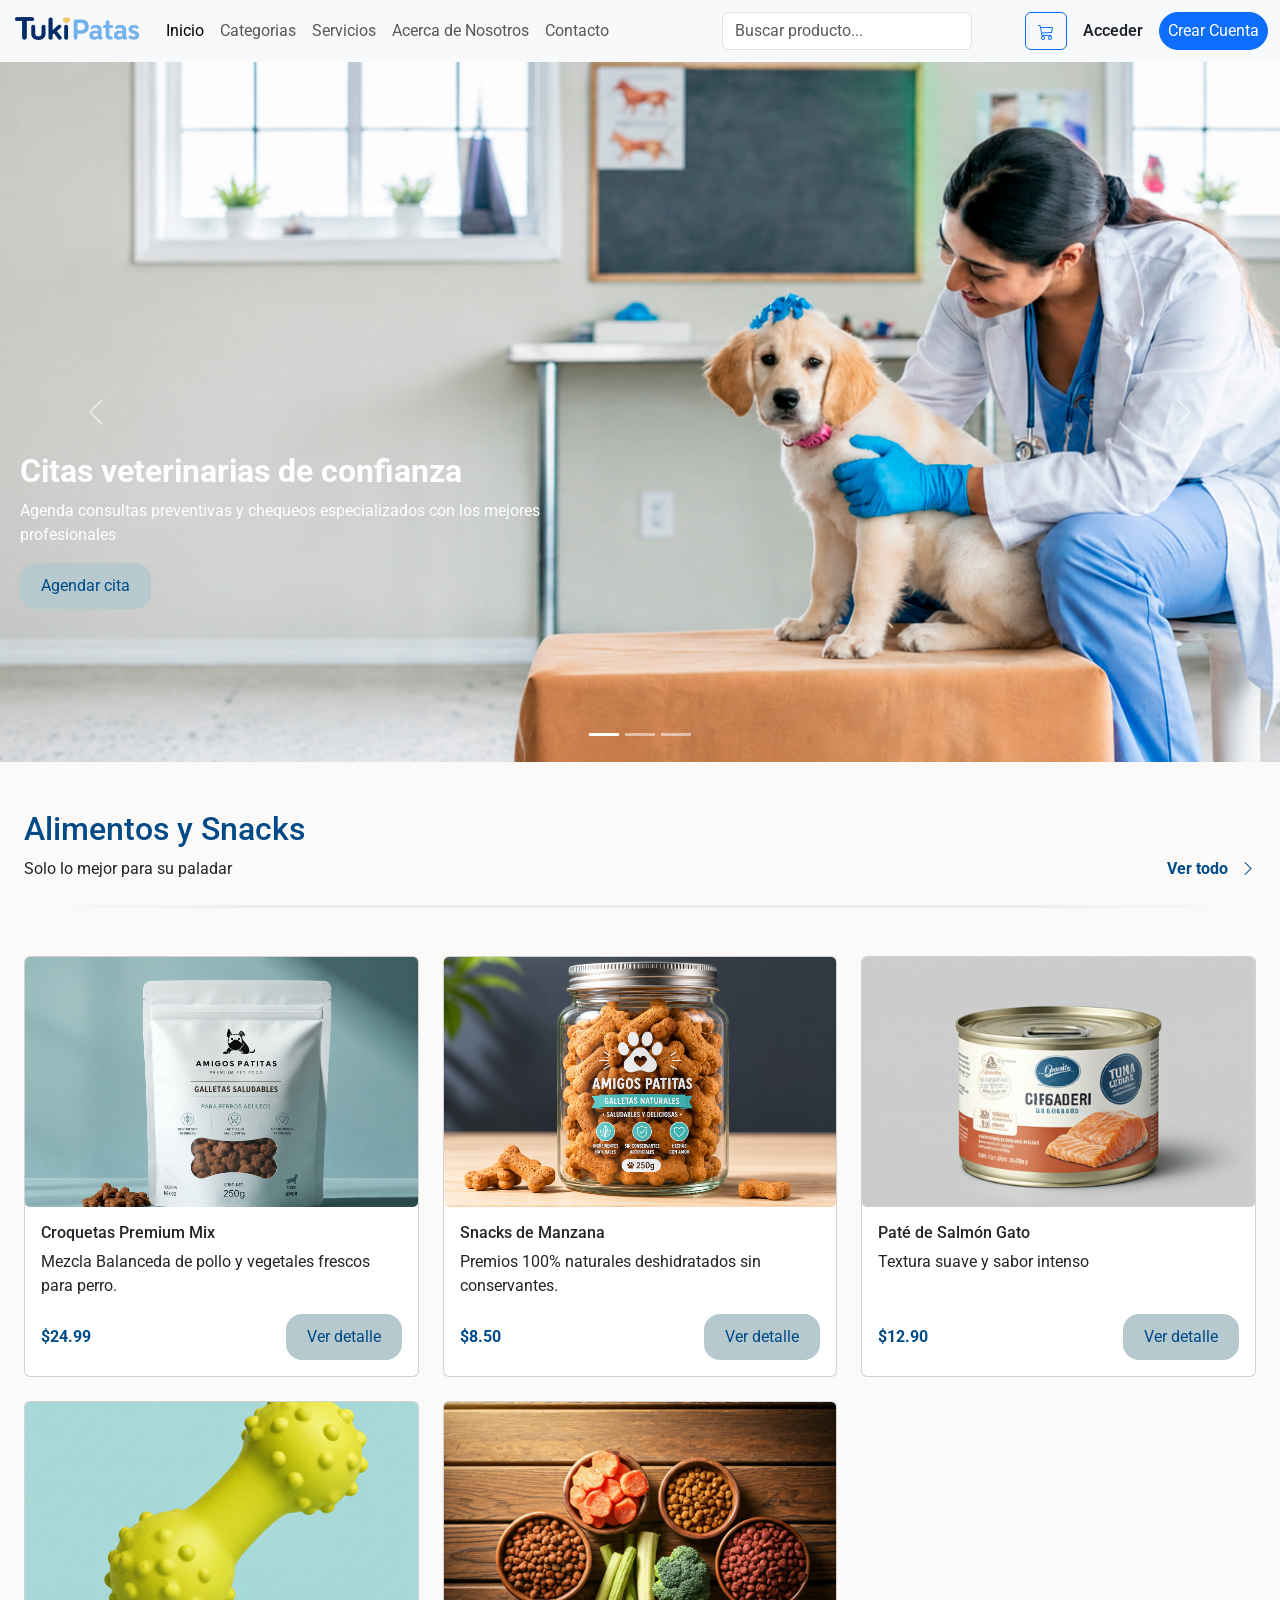
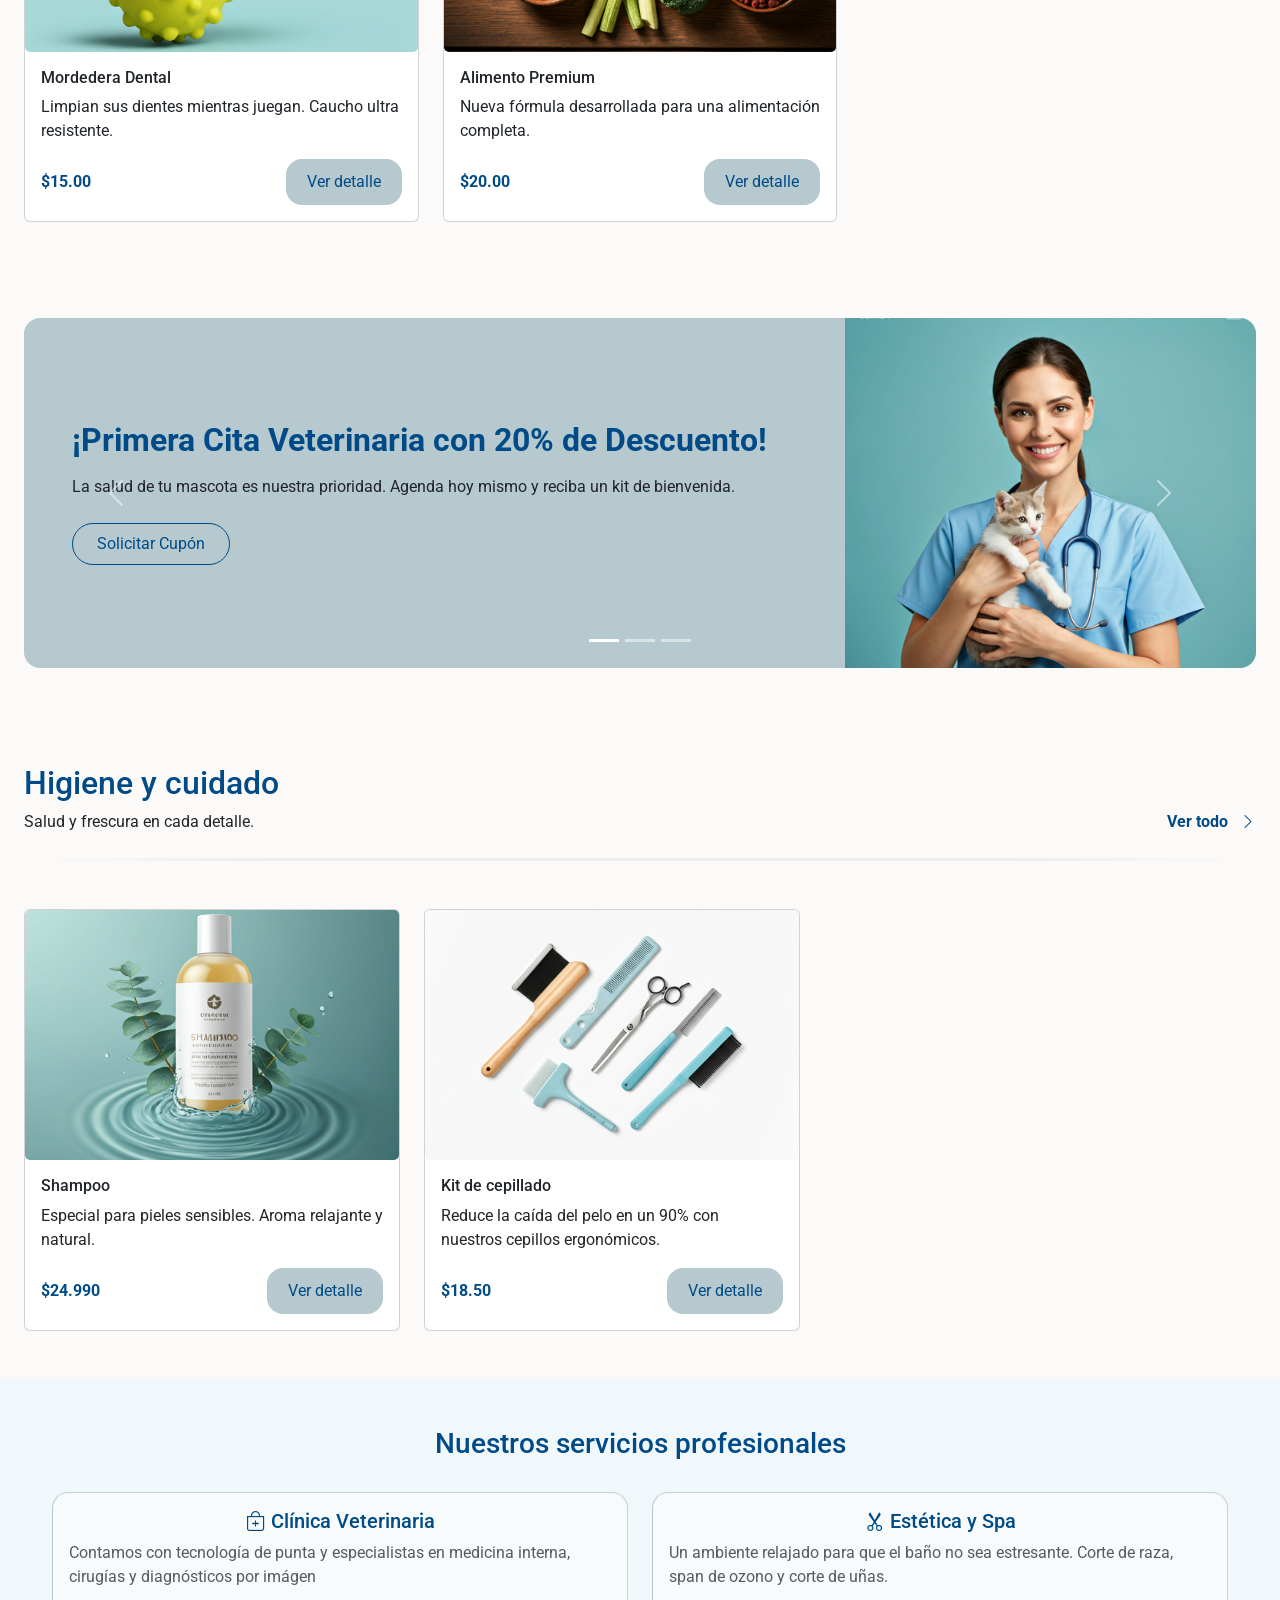
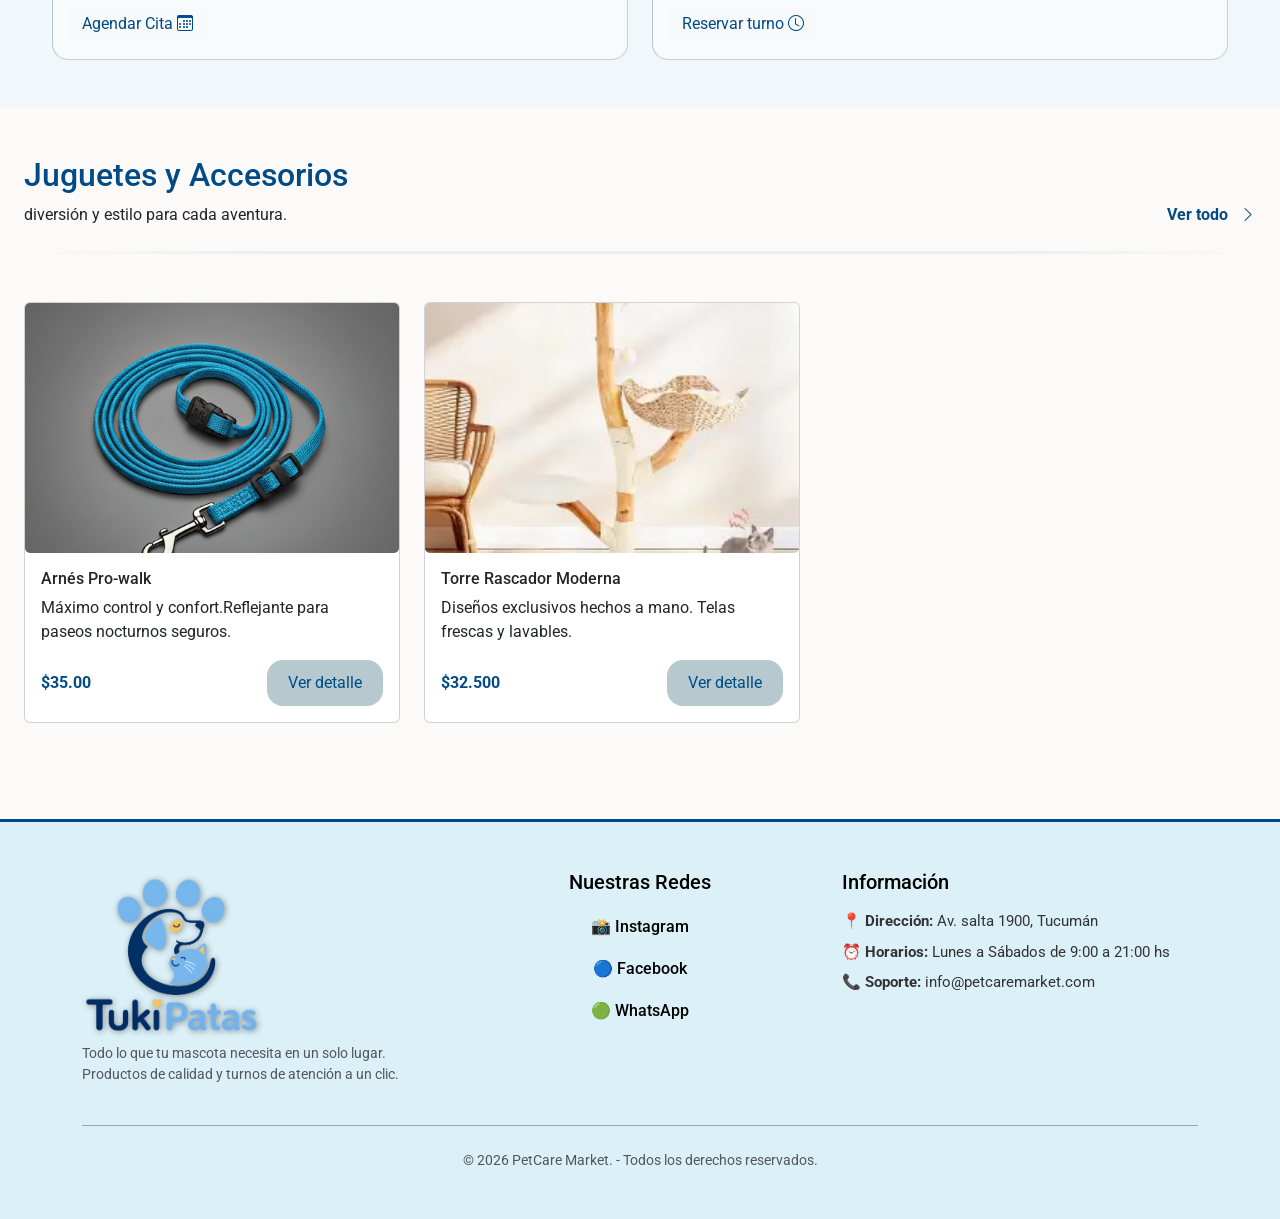
<file: index.html>
<!doctype html>
<html lang="es" data-bs-theme="light" xmlns="http://www.w3.org/1999/html">
  <head>
    <meta charset="UTF-8" />
    <meta name="viewport" content="width=device-width, initial-scale=1.0" />
    <meta name="description" content="" />
    <meta name="author" content="" />
    <link
      href="https://cdn.jsdelivr.net/npm/bootstrap@5.3.8/dist/css/bootstrap.min.css"
      rel="stylesheet"
      integrity="sha384-sRIl4kxILFvY47J16cr9ZwB07vP4J8+LH7qKQnuqkuIAvNWLzeN8tE5YBujZqJLB"
      crossorigin="anonymous"
    />
    <link rel="stylesheet" href="./css/style.css" />
    <title>Página Principal</title>
  </head>
  <body>
    <header class="sticky-top">
      <nav class="navbar navbar-expand-lg bg-body-tertiary">
        <div class="container-fluid">
          <!--Logo de la pagina-->
          <a class="navbar-brand" href="./index.html">
            <img src="./img/logos/logotipo.png" class="imgLogo" alt="logo" />
          </a>
          <button
            class="navbar-toggler"
            type="button"
            data-bs-toggle="collapse"
            data-bs-target="#navbarSupportedContent"
            aria-controls="navbarSupportedContent"
            aria-expanded="false"
            aria-label="Toggle navigation"
          >
            <span class="navbar-toggler-icon"></span>
          </button>
          <!--botones de links-->
          <div class="collapse navbar-collapse" id="navbarSupportedContent">
            <ul class="navbar-nav me-auto mb-2 mb-lg-0">
              <li class="nav-item">
                <a
                  class="nav-link active"
                  aria-current="page"
                  href="./index.html"
                  >Inicio</a
                >
              </li>
              <li class="nav-item">
                <a class="nav-link" href="./pages/categorias.html"
                  >Categorias</a
                >
              </li>
              <li class="nav-item">
                <a
                  class="nav-link"
                  aria-current="page"
                  href="./pages/servicios.html"
                  >Servicios</a
                >
              </li>
              <li class="nav-item">
                <a class="nav-link" href="./pages/nosotros.html"
                  >Acerca de Nosotros</a
                >
              </li>
              <li class="nav-item">
                <a class="nav-link" href="./pages/contactos.html">Contacto</a>
              </li>
            </ul>
            <!-- buscador-->
            <form class="mx-auto buscador">
              <input
                class="form-control"
                type="search"
                placeholder="Buscar producto..."
              />
            </form>
          </div>
          <!--iconos y botones-->
          <div class="d-flex align-items-center gap-3">
            <!--carrito-->
            <a href="./pages/carrito.html" class="btn btn-outline-primary" role="button">
              <svg xmlns="http://www.w3.org/2000/svg" width="16" height="16" fill="currentColor" class="bi bi-cart3" viewBox="0 0 16 16">
                <path d="M0 1.5A.5.5 0 0 1 .5 1H2a.5.5 0 0 1 .485.379L2.89 3H14.5a.5.5 0 0 1 .49.598l-1 5a.5.5 0 0 1-.465.401l-9.397.472L4.415 11H13a.5.5 0 0 1 0 1H4a.5.5 0 0 1-.491-.408L2.01 3.607 1.61 2H.5a.5.5 0 0 1-.5-.5M3.102 4l.84 4.479 9.144-.459L13.89 4zM5 12a2 2 0 1 0 0 4 2 2 0 0 0 0-4m7 0a2 2 0 1 0 0 4 2 2 0 0 0 0-4m-7 1a1 1 0 1 1 0 2 1 1 0 0 1 0-2m7 0a1 1 0 1 1 0 2 1 1 0 0 1 0-2"/>
              </svg>
            </a>
            <!--login-->
            <a href="./pages/login.html" class="nav-link fw-semibold">Acceder</a>
            <!-- crear una cuenta-->
            <a href="./pages/registro.html" class="btn btn-primary rounded-pill px-2">
              Crear Cuenta
            </a>
          </div>
        </div>
      </nav>
    </header>
    <main>
      <!-- sección banner -->
      <div id="carouselVeterinaria" class="carousel slide carousel-veterinaria">
        <div class="carousel-indicators">
            <button type="button" data-bs-target="#carouselVeterinaria" data-bs-slide-to="0" class="active"
                    aria-current="true" aria-label="Slide 1"></button>
            <button type="button" data-bs-target="#carouselVeterinaria" data-bs-slide-to="1"
                    aria-label="Slide 2"></button>
            <button type="button" data-bs-target="#carouselVeterinaria" data-bs-slide-to="2"
                    aria-label="Slide 3"></button>
        </div>
        <div class="carousel-inner">
            <div class="carousel-item active">
                <img src="./img/imagnes-pagina-principal/vet-dog.jpg" class="d-block w-100"
                     alt="banner veterianria con un perrito">
                <div class="carousel-caption">
                    <h5 class="fw-bold fs-2 fs-md-1">Citas veterinarias de confianza</h5>
                    <p>Agenda consultas preventivas y chequeos especializados con los mejores profesionales</p>
                    <a href="./pages/contactos.html" class="btn btn-Carousel rounded-4"> Agendar cita </a>
                </div>
            </div>
            <div class="carousel-item">
                <img src="./img/imagnes-pagina-principal/cat-vet.jpg" class="d-block w-100"
                     alt="banner veterinaria con un gatito">
                <div class="carousel-caption">
                    <p>Agenda consultas preventivas y chequeos especializados con los mejores profesionales</p>
                    <a href="./pages/contactos.html" class="btn btn-Carousel rounded-4"> Agendar cita </a>
                </div>
            </div>
            <div class="carousel-item">
                <img src="/img/imagnes-pagina-principal/veterinarios.png" class="d-block w-100"
                     alt="banner de veterinario en una consulta">
                <div class="carousel-caption">
                    <p>Agenda consultas preventivas y chequeos especializados con los mejores profesionales</p>
                    <a href="./pages/contactos.html" class="btn btn-Carousel rounded-4"> Agendar cita </a>
                </div>
            </div>
        </div>
        <button class="carousel-control-prev" type="button" data-bs-target="#carouselVeterinaria" data-bs-slide="prev">
            <span class="carousel-control-prev-icon" aria-hidden="true"></span>
            <span class="visually-hidden">Previous</span>
        </button>
        <button class="carousel-control-next" type="button" data-bs-target="#carouselVeterinaria" data-bs-slide="next">
            <span class="carousel-control-next-icon" aria-hidden="true"></span>
            <span class="visually-hidden">Next</span>
        </button>
    </div>
    <!-- Sección categorias de productos -->
    <section class="py-5 px-4">
        <div class="d-flex justify-content-between align-items-end mb-4">
            <div>
                <h2 class="titulo-seccion mb-2">Alimentos y Snacks</h2>
                <p class="mb-0">Solo lo mejor para su paladar</p>
            </div>
            <a href="./pages/categoria-alimentos.html" class="text-decoration-none prices fw-bold text-nowrap">
                Ver todo <i class="bi bi-chevron-right ms-2"></i>
            </a>
        </div>
        <hr class="linea-decorativa">
        <div class="row row-cols-1 row-cols-md-3 g-4 pt-3">
            <div class="col">
                <div class="card h-100">
                    <img src="./img/seccion1/galletitas-patitas.png" class="card-img-top card-img"
                         alt="publicidad croquetas para mascotas">
                    <div class="card-body d-flex flex-column">
                        <h5 class="card-title fs-6 fs-md-5 mb-2">Croquetas Premium Mix</h5>
                        <p class="card-text mb-3">Mezcla Balanceda de pollo y vegetales frescos para perro.</p>
                        <div class="d-flex justify-content-between align-items-center mt-auto">
                            <p class="card-text fw-bold prices mb-0">$24.99</p>
                            <a href="#" class="btn rounded-4  btn-Carousel">Ver detalle</a>
                        </div>
                    </div>
                </div>
            </div>

            <div class="col">
                <div class="card h-100">
                    <img src="./img/seccion1/golosinas-pets.png" class="card-img-top card-img"
                         alt="Publicidad de golosinas para mascotas">
                    <div class="card-body d-flex flex-column">
                        <h5 class="card-title fs-6 fs-md-5 mb-2">Snacks de Manzana</h5>
                        <p class="card-text mb-3">Premios 100% naturales deshidratados sin conservantes.</p>
                        <div class="d-flex justify-content-between align-items-center mt-auto">
                            <p class="card-text fw-bold prices mb-0">$8.50</p>
                            <a href="#" class="btn rounded-4 btn-Carousel">Ver detalle</a>
                        </div>
                    </div>
                </div>
            </div>
            <div class="col">
                <div class="card h-100">
                    <img src="./img/seccion1/lata-food.png" class="card-img-top card-img"
                         alt="Publicidad de comida para gatos">
                    <div class="card-body d-flex flex-column">
                        <h5 class="card-title fs-6 fs-md-5 mb-2">Paté de Salmón Gato</h5>
                        <p class="card-text mb-3">Textura suave y sabor intenso</p>
                        <div class="d-flex justify-content-between align-items-center mt-auto">
                            <p class="card-text fw-bold prices mb-0">$12.90</p>
                            <a href="#" class="btn rounded-4 btn-Carousel">Ver detalle</a>
                        </div>
                    </div>
                </div>
            </div>
            <div class="col">
                <div class="card h-100">
                    <img src="./img/seccion1/juguete.png" class="card-img-top card-img"
                         alt="Publicidad de mordedera dental">
                    <div class="card-body d-flex flex-column">
                        <h5 class="card-title fs-6 fs-md-5 mb-2">Mordedera Dental</h5>
                        <p class="card-text mb-3">Limpian sus dientes mientras juegan. Caucho ultra resistente.</p>
                        <div class="d-flex justify-content-between align-items-center mt-auto">
                            <p class="card-text fw-bold prices mb-0">$15.00</p>
                            <a href="#" class="btn rounded-4 btn-Carousel">Ver detalle</a>
                        </div>
                    </div>
                </div>
            </div>
            <div class="col">
                <div class="card h-100">
                    <img src="./img/seccion3/alimento.png" class="card-img-top card-img"
                         alt="Publicidad de mordedera dental">
                    <div class="card-body d-flex flex-column">
                        <h5 class="card-title fs-6 fs-md-5 mb-2">Alimento Premium</h5>
                        <p class="card-text mb-3">Nueva fórmula desarrollada para una alimentación completa.</p>
                        <div class="d-flex justify-content-between align-items-center mt-auto">
                            <p class="card-text fw-bold prices mb-0">$20.00</p>
                            <a href="#" class="btn rounded-4 btn-Carousel">Ver detalle</a>
                        </div>
                    </div>
                </div>
            </div>
        </div>

    </section>

    <!-- seccion publicidades-->
    <section class=" py-5 px-4">
        <div id="carousel-publi" class="carousel slide " data-bs-ride="carousel" data-bs-interval="5000">
            <div class="carousel-indicators">
                <button type="button" data-bs-target="#carousel-publi" data-bs-slide-to="0" class="active"
                        aria-current="true" aria-label="Slide 1"></button>
                <button type="button" data-bs-target="#carousel-publi" data-bs-slide-to="1"
                        aria-label="Slide 2"></button>
                <button type="button" data-bs-target="#carousel-publi" data-bs-slide-to="2"
                        aria-label="Slide 3"></button>
            </div>
            <div class="carousel-inner">
                <div class="carousel-item active  d-none d-md-block">
                    <div class="row align-items-center g-0 publi-fondo rounded-4 w-100">
                        <div class="col-md-8 p-5">
                            <h2 class="fw-bold mb-3 prices">¡Primera Cita Veterinaria con 20% de Descuento!</h2>
                            <p class="mb-4">La salud de tu mascota es nuestra prioridad. Agenda hoy mismo y reciba un
                                kit de bienvenida.</p>
                            <a href="#" class="btn btn-publi btn-Carousel rounded-pill px-4 py-2">Solicitar Cupón</a>
                        </div>
                        <div class="col-md-4 p-0">
                            <img src="./img/seccion3/publicidad1.png" class="img-fluid w-100"
                                 style="height: 350px; object-fit: cover; border-radius: 0 1rem 1rem 0;"
                                 alt="publicidad descuento en la primera cita en veterinaria">
                        </div>
                    </div>
                </div>

                <div class="carousel-item ">
                    <div class="row align-items-center g-0 publi-fondo rounded-4 w-100">
                        <div class="col-md-8 p-5">
                            <h2 class="fw-bold mb-3 prices">¡Descuento del 25% en Productos de higiene y
                                cuidado!</h2>
                            <p class="mb-4">Por que tu mascota merece el mejor cuidado.</p>
                            <a href="#" class="btn btn-publi btn-Carousel rounded-pill px-4 py-2">Solicitar
                                Cupón</a>
                        </div>
                        <div class="col-md-4 p-0">
                            <img src="./img/seccion3/imagen-shampoo.png" class="img-fluid w-100"
                                 style="height: 350px; object-fit: cover; border-radius: 0 1rem 1rem 0;"
                                 alt="publicidad descuento productos de higiene en veterinaria">
                        </div>
                    </div>
                </div>


                <div class="carousel-item">
                    <div class="row align-items-center g-0 publi-fondo rounded-4 w-100">
                        <div class="col-md-8 p-5">
                            <h2 class="fw-bold mb-3 prices">¡2x1 en aliemento premium para tu mascota 🐩🐈! </h2>
                            <p class="mb-4">Por que tu mascota merece el mejor cuidado.</p>
                            <a href="#" class="btn btn-publi btn-Carousel rounded-pill px-4 py-2">Solicitar
                                Cupón</a>
                        </div>
                        <div class="col-md-4 p-0">
                            <img src="./img/seccion3/alimento.png" class="img-fluid w-100"
                                 style="height: 350px; object-fit: cover; border-radius: 0 1rem 1rem 0;"
                                 alt="publicidad descuento en alimentos en veterinaria">
                        </div>
                    </div>
                </div>
            </div>
            <button class="carousel-control-prev" type="button" data-bs-target="#carousel-publi"
                    data-bs-slide="prev">
                <span class="carousel-control-prev-icon" aria-hidden="true"></span>
                <span class="visually-hidden">Previous</span>
            </button>
            <button class="carousel-control-next" type="button" data-bs-target="#carousel-publi"
                    data-bs-slide="next">
                <span class="carousel-control-next-icon" aria-hidden="true"></span>
                <span class="visually-hidden">Next</span>
            </button>
        </div>
    </section>
    <!--sección Higiene y cuidado-->
    <section class="py-5 px-4">
        <div class="d-flex justify-content-between align-items-end mb-4">
            <div>
                <h2 class="titulo-seccion mb-2">Higiene y cuidado</h2>
                <p class="mb-0">Salud y frescura en cada detalle.</p>
            </div>
            <a href="./pages/categoria-higiene-cuidado.html" class="text-decoration-none prices fw-bold text-nowrap">
                Ver todo <i class="bi bi-chevron-right ms-2"></i>
            </a>
        </div>
        <hr class="linea-decorativa">
        <div class="row row-cols-1 row-cols-md-2 g-4 pt-3" style="max-width: 800px;">
            <div class="col">
                <div class="card h-100">
                    <img src="./img/seccion2/shampoo.png" class="card-img-top card-img"
                         alt=" Imágen de Shampoo para mascotas">
                    <div class="card-body d-flex flex-column">
                        <h5 class="card-title fs-6 fs-md-5 mb-2">Shampoo</h5>
                        <p class="card-text mb-3">Especial para pieles sensibles. Aroma relajante y natural.</p>
                        <div class="d-flex justify-content-between align-items-center mt-auto">
                            <p class="card-text fw-bold prices mb-0">$24.990</p>
                            <a href="./pages/detalle-del-producto.html" class="btn rounded-4 btn-Carousel">Ver detalle</a>
                        </div>
                    </div>
                </div>
            </div>
            <div class="col">
                <div class="card h-100">
                    <img src="./img/seccion2/pagina-principal10.png" class="card-img-top card-img"
                         alt=" Imágen de Kit de cepillado">
                    <div class="card-body d-flex flex-column">
                        <h5 class="card-title fs-6 fs-md-5 mb-2">Kit de cepillado</h5>
                        <p class="card-text mb-3">Reduce la caída del pelo en un 90% con nuestros cepillos
                            ergonómicos.</p>
                        <div class="d-flex justify-content-between align-items-center mt-auto">
                            <p class="card-text fw-bold prices mb-0">$18.50</p>
                            <a href="#" class="btn rounded-4 btn-Carousel">Ver detalle</a>
                        </div>
                    </div>
                </div>
            </div>
        </div>
    </section>
    <!-- sección nuestros servicios-->
    <section class="container-fluid contenedor-servicios py-5" style="background-color: #f0f8fb;">
        <h3 class="text-center prices"> Nuestros servicios profesionales </h3>
        <div class="row g-4 justify-content-center align-items-stretch" style="width: 100%; margin: 0 auto; max-width: 1200px;">
            <div class=" col-12 col-md-6">
                <div class="card border-1 rounded-4 h-100" style="background-color: #f8fbfc; border-left: 5px solid var(--color-titulo2);">
                    <div class="card-body">
                        <h5 class="card-title prices text-center"> <i class="bi bi-bag-plus"></i> Clínica Veterinaria</h5>
                        <p class="card-text text-muted">Contamos con tecnología de punta y especialistas en medicina interna,
                            cirugías y diagnósticos por imágen</p>
                        <a href="./pages/servicios.html" class="btn btn-light prices">Agendar Cita <i class="bi bi-calendar3"></i></a>
                    </div>
                </div>
            </div>
            <div class=" col-12 col-md-6">
                <div class="card border-1 rounded-4 h-100" style="background-color: #f8fbfc; border-left: 5px solid var(--color-titulo2);">
                    <div class="card-body">
                        <h5 class="card-title prices text-center"> <i class="bi bi-scissors"></i> Estética y Spa</h5>
                        <p class="card-text text-muted">Un ambiente relajado para que el baño no sea estresante. Corte de raza, span de ozono y corte de uñas.</p>
                        <a href="#" class="btn btn-light prices">Reservar turno <i class="bi bi-clock"></i></a>
                    </div>
                </div>
            </div>
        </div>
    </section>
    <!--sección juguetes y accesorios-->
    <section class="py-5 px-4">
        <div class="d-flex justify-content-between align-items-end mb-4">
            <div>
                <h2 class="titulo-seccion text-nowrap mb-2">Juguetes y Accesorios</h2>
                <p class="mb-0">diversión y estilo para cada aventura.</p>
            </div>
            <a href="./pages/detalle-producto2.html" class="text-decoration-none prices fw-bold text-nowrap">
                Ver todo <i class="bi bi-chevron-right ms-2"></i>
            </a>
        </div>
        <hr class="linea-decorativa">
        <div class="row row-cols-1 row-cols-md-2 g-4 pt-3" style="max-width: 800px;">
            <div class="col">
                <div class="card h-100">
                    <img src="./img/seccion3/correa.png" class="card-img-top card-img"
                         alt=" Imágen de arnés seguros para perros.">
                    <div class="card-body d-flex flex-column">
                        <h5 class="card-title fs-6 fs-md-5 mb-2">Arnés Pro-walk</h5>
                        <p class="card-text mb-3">Máximo control y confort.Reflejante para paseos nocturnos seguros.</p>
                        <div class="d-flex justify-content-between align-items-center mt-auto">
                            <p class="card-text fw-bold prices mb-0">$35.00</p>
                            <a href="#" class="btn rounded-4 btn-Carousel">Ver detalle</a>
                        </div>
                    </div>
                </div>
            </div>
            <div class="col">
                <div class="card h-100">
                    <img src="./img/rascador.jpg" class="card-img-top card-img"
                         alt=" Imágen de bandanas para mascotas">
                    <div class="card-body d-flex flex-column">
                        <h5 class="card-title fs-6 fs-md-5 mb-2">Torre Rascador Moderna</h5>
                        <p class="card-text mb-3">Diseños exclusivos hechos a mano. Telas frescas y lavables.</p>
                        <div class="d-flex justify-content-between align-items-center mt-auto">
                            <p class="card-text fw-bold prices mb-0">$32.500</p>
                            <a href="./pages/detalle-producto2.html" class="btn rounded-4 btn-Carousel">Ver detalle</a>
                        </div>
                    </div>
                </div>
            </div>
        </div>
      </section>
    </main>
    <footer class="custom-footer py-5 mt-5">
      <div class="container">
        <div class="row text-center text-md-start gy-4">
          <div
            class="col-12 col-md-6 col-lg-4 d-flex flex-column justify-content-center align-items-center align-items-md-start"
          >
            <div class="footer-logo mb-2">
              <img src="./img/imagotipo.png" alt="Imagen logo TukiPatas" class="logo-footer">
            </div>
            <p class="text-muted small text-center text-md-start">
              Todo lo que tu mascota necesita en un solo lugar. Productos de
              calidad y turnos de atención a un clic.
            </p>
          </div>

          <div
            class="col-12 col-md-6 col-lg-4 d-flex flex-column align-items-center"
          >
            <h5 class="font-weight-bold mb-3 text-custom">Nuestras Redes</h5>
            <div class="d-flex flex-column gap-2 text-center">
              <a href="./pages/error404.html" class="footer-link text-decoration-none"
                >📸 Instagram</a
              >
              <a href="./pages/error404.html" class="footer-link text-decoration-none"
                >🔵 Facebook</a
              >
              <a href="./pages/error404.html" class="footer-link text-decoration-none"
                >🟢 WhatsApp</a
              >
            </div>
          </div>

          <div
            class="col-12 col-md-12 col-lg-4 d-flex flex-column align-items-center align-items-lg-start"
          >
            <h5 class="font-weight-bold mb-3 text-custom">Información</h5>
            <ul
              class="list-unstyled text-center text-lg-start text-muted small"
            >
              <li class="mb-2">
                📍 <strong>Dirección:</strong> Av. salta 1900, Tucumán
              </li>
              <li class="mb-2">
                ⏰ <strong>Horarios:</strong> Lunes a Sábados de 9:00 a 21:00 hs
              </li>
              <li class="mb-2">
                📞 <strong>Soporte:</strong> info@petcaremarket.com
              </li>
            </ul>
          </div>
        </div>
        <hr
          class="my-4"
          style="background-color: var(--color-titulo2); opacity: 0.3"
        />
        <div class="row">
          <div class="col-12 text-center text-muted small">
            <p class="mb-0">
              &copy; 2026 PetCare Market. - Todos los derechos reservados.
            </p>
          </div>
        </div>
      </div>
    </footer>
    <script
      src="https://cdn.jsdelivr.net/npm/bootstrap@5.3.8/dist/js/bootstrap.bundle.min.js"
      integrity="sha384-FKyoEForCGlyvwx9Hj09JcYn3nv7wiPVlz7YYwJrWVcXK/BmnVDxM+D2scQbITxI"
      crossorigin="anonymous"
    ></script>
  </body>
</html>
</file>
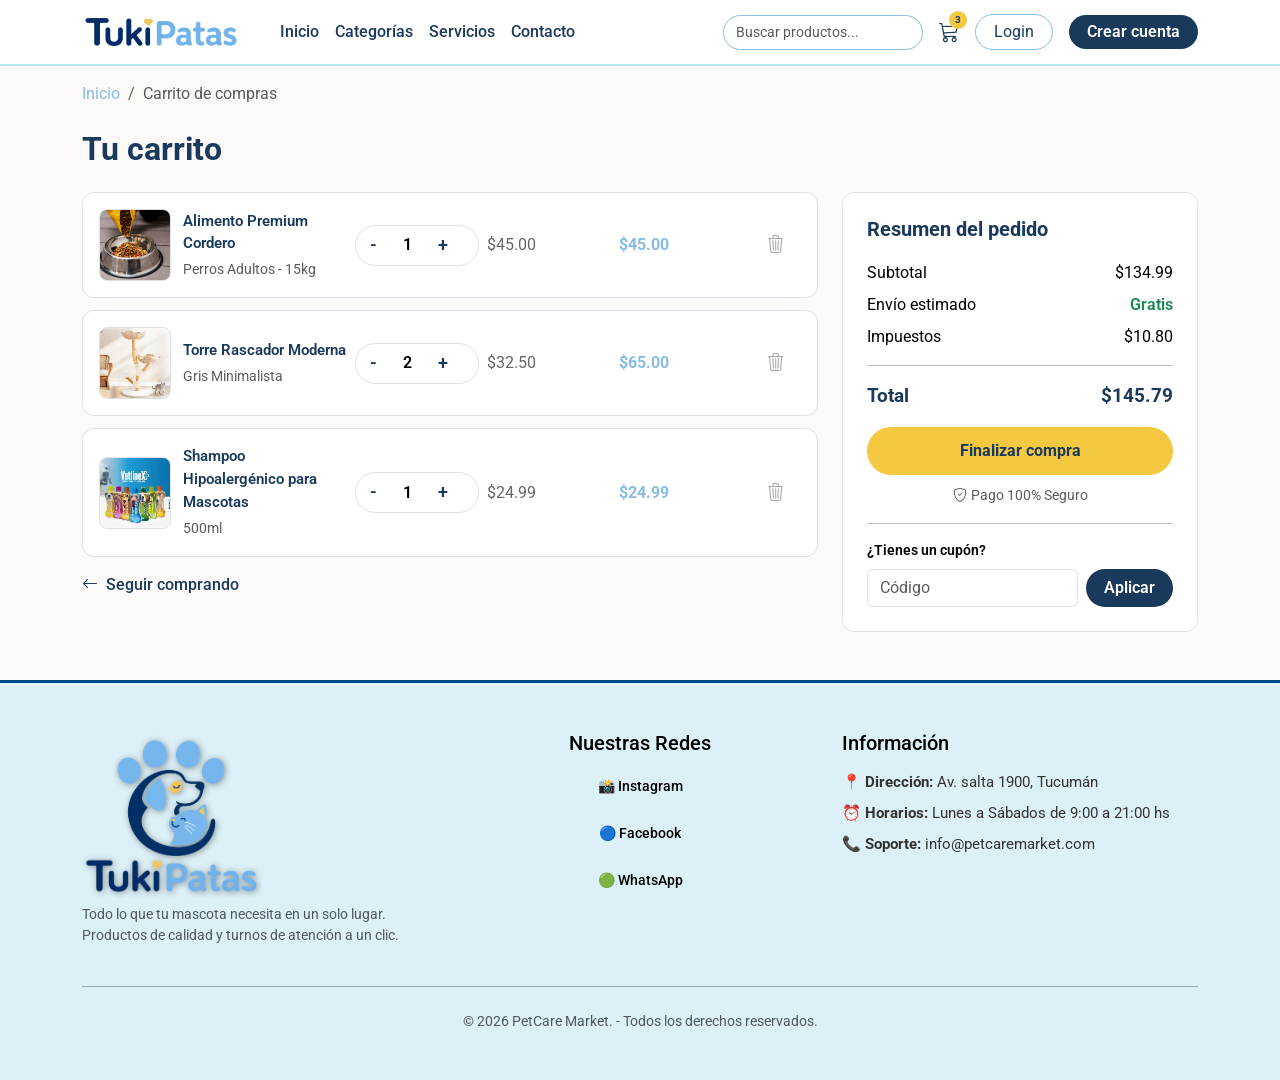
<file: pages/carrito.html>
<!doctype html>
<html lang="es" data-bs-theme="light">
  <head>
    <meta charset="UTF-8" />
    <meta name="viewport" content="width=device-width, initial-scale=1.0" />
    <title>Carrito - TukiPatas</title>
    <link
      rel="stylesheet"
      href="https://cdn.jsdelivr.net/npm/bootstrap@5.3.3/dist/css/bootstrap.min.css"
    />
    <link
      rel="stylesheet"
      href="https://cdn.jsdelivr.net/npm/bootstrap-icons@1.11.3/font/bootstrap-icons.min.css"
    />
    <link rel="stylesheet" href="../css/product-cart.css" />
    <link rel="stylesheet" href="../css/style.css"/>
  </head>
  <body>
    <!-- navbar -->
    <nav class="navbar navbar-expand-lg navbar-custom sticky-top">
      <div class="container">
        <a class="navbar-brand" href="../index.html">
          <img src="../img/logotipo.png" alt="TukiPatas" height="38" />
        </a>
        <button
          class="navbar-toggler"
          type="button"
          data-bs-toggle="collapse"
          data-bs-target="#navbarMain"
        >
          <span class="navbar-toggler-icon"></span>
        </button>
        <div class="collapse navbar-collapse" id="navbarMain">
          <ul class="navbar-nav me-auto ms-3">
            <li class="nav-item">
              <a class="nav-link" href="../index.html">Inicio</a>
            </li>
            <li class="nav-item">
              <a class="nav-link" href="#">Categorías</a>
            </li>
            <li class="nav-item"><a class="nav-link" href="#">Servicios</a></li>
            <li class="nav-item"><a class="nav-link" href="#">Contacto</a></li>
          </ul>
          <div class="d-flex align-items-center gap-3">
            <input
              type="text"
              class="form-control search-input d-none d-lg-block"
              placeholder="Buscar productos..."
            />
            <a href="carrito.html" class="cart-btn position-relative">
              <i class="bi bi-cart3 fs-5"></i>
              <span class="cart-badge">3</span>
            </a>
            <a href="./login.html" class="btn btn-outline-nav">Login</a>
            <a href="./registro.html" class="btn btn-primary-custom">Crear cuenta</a>
          </div>
        </div>
      </div>
    </nav>

    <!-- breadcrumb -->
    <div class="container mt-3">
      <nav aria-label="breadcrumb">
        <ol class="breadcrumb">
          <li class="breadcrumb-item"><a href="../index.html">Inicio</a></li>
          <li class="breadcrumb-item active">Carrito de compras</li>
        </ol>
      </nav>
    </div>

    <!-- carrito -->
    <section class="container my-4">
      <h1 class="cart-title mb-4">Tu carrito</h1>

      <div class="row g-4">
        <!-- lista de productos -->
        <div class="col-12 col-lg-8">
          <!-- producto 1 -->
          <div class="cart-item">
            <div class="cart-item-info">
              <img
                src="../img/alimento.jpg"
                alt="Alimento Premium Cordero"
                class="cart-item-img"
              />
              <div>
                <p class="cart-item-name">Alimento Premium Cordero</p>
                <small class="text-muted">Perros Adultos - 15kg</small>
              </div>
            </div>
            <div class="quantity-selector">
              <button class="qty-btn">-</button>
              <span>1</span>
              <button class="qty-btn">+</button>
            </div>
            <div class="cart-price">$45.00</div>
            <div class="cart-subtotal">$45.00</div>
            <button class="delete-btn">
              <i class="bi bi-trash3"></i>
            </button>
          </div>

          <!-- producto 2 -->
          <div class="cart-item">
            <div class="cart-item-info">
              <img
                src="../img/rascador.jpg"
                alt="Torre Rascador Moderna"
                class="cart-item-img"
              />
              <div>
                <p class="cart-item-name">Torre Rascador Moderna</p>
                <small class="text-muted">Gris Minimalista</small>
              </div>
            </div>
            <div class="quantity-selector">
              <button class="qty-btn">-</button>
              <span>2</span>
              <button class="qty-btn">+</button>
            </div>
            <div class="cart-price">$32.50</div>
            <div class="cart-subtotal">$65.00</div>
            <button class="delete-btn">
              <i class="bi bi-trash3"></i>
            </button>
          </div>

          <!-- producto 3 -->
          <div class="cart-item">
            <div class="cart-item-info">
              <img
                src="../img/shampoo-carrito.jpg"
                alt="Shampoo Hipoalergénico"
                class="cart-item-img"
              />
              <div>
                <p class="cart-item-name">
                  Shampoo Hipoalergénico para Mascotas
                </p>
                <small class="text-muted">500ml</small>
              </div>
            </div>
            <div class="quantity-selector">
              <button class="qty-btn">-</button>
              <span>1</span>
              <button class="qty-btn">+</button>
            </div>
            <div class="cart-price">$24.99</div>
            <div class="cart-subtotal">$24.99</div>
            <button class="delete-btn">
              <i class="bi bi-trash3"></i>
            </button>
          </div>

          <!-- boton volver -->
          <div class="mt-3">
            <a href="../index.html" class="back-link">
              <i class="bi bi-arrow-left me-1"></i> Seguir comprando
            </a>
          </div>
        </div>

        <!-- resumen del pedido -->
        <div class="col-12 col-lg-4">
          <div class="order-summary">
            <h5 class="summary-title">Resumen del pedido</h5>
            <div class="d-flex justify-content-between mb-2">
              <span>Subtotal</span>
              <span>$134.99</span>
            </div>
            <div class="d-flex justify-content-between mb-2">
              <span>Envío estimado</span>
              <span class="text-success fw-semibold">Gratis</span>
            </div>
            <div class="d-flex justify-content-between mb-2">
              <span>Impuestos</span>
              <span>$10.80</span>
            </div>
            <hr />
            <div class="d-flex justify-content-between summary-total mb-3">
              <span>Total</span>
              <span>$145.79</span>
            </div>
            <!-- finalizar compra va a la pagina 404 -->
            <a href="./error404.html" class="btn btn-comprar w-100"
              >Finalizar compra</a
            >
            <p class="text-center mt-2 mb-0">
              <small class="text-muted"
                ><i class="bi bi-shield-check me-1"></i>Pago 100% Seguro</small
              >
            </p>
            <hr />
            <!-- cupon -->
            <p class="small fw-semibold mb-2">¿Tienes un cupón?</p>
            <div class="d-flex gap-2">
              <input type="text" class="form-control" placeholder="Código" />
              <button class="btn btn-primary-custom">Aplicar</button>
            </div>
          </div>
        </div>
      </div>
    </section>
    <!-- footer -->
    <footer class="custom-footer py-5 mt-5">
    <div class="container">
      <div class="row text-center text-md-start gy-4">
        <div
          class="col-12 col-md-6 col-lg-4 d-flex flex-column justify-content-center align-items-center align-items-md-start"
        >
          <div class="footer-logo mb-2">
            <img
              src="../img/imagotipo.png"
              alt="Imagen logo TukiPatas"
              class="logo-footer"
            />
          </div>
          <p class="text-muted small text-center text-md-start">
            Todo lo que tu mascota necesita en un solo lugar. Productos de
            calidad y turnos de atención a un clic.
          </p>
        </div>
        <div
          class="col-12 col-md-6 col-lg-4 d-flex flex-column align-items-center"
        >
          <h5 class="font-weight-bold mb-3 text-custom">Nuestras Redes</h5>
          <div class="d-flex flex-column gap-2 text-center">
            <a href="error404.html" class="footer-link text-decoration-none"
              >📸 Instagram</a
            >
            <a href="error404.html" class="footer-link text-decoration-none"
              >🔵 Facebook</a
            >
            <a href="error404.html" class="footer-link text-decoration-none"
              >🟢 WhatsApp</a
            >
          </div>
        </div>

        <div
          class="col-12 col-md-12 col-lg-4 d-flex flex-column align-items-center align-items-lg-start"
        >
          <h5 class="font-weight-bold mb-3 text-custom">Información</h5>
          <ul class="list-unstyled text-center text-lg-start text-muted small">
            <li class="mb-2">
              📍 <strong>Dirección:</strong> Av. salta 1900, Tucumán
            </li>
            <li class="mb-2">
              ⏰ <strong>Horarios:</strong> Lunes a Sábados de 9:00 a 21:00 hs
            </li>
            <li class="mb-2">
              📞 <strong>Soporte:</strong> info@petcaremarket.com
            </li>
          </ul>
        </div>
      </div>
      <hr
        class="my-4"
        style="background-color: var(--color-titulo2); opacity: 0.3"
      />
      <div class="row">
        <div class="col-12 text-center text-muted small">
          <p class="mb-0">
            &copy; 2026 PetCare Market. - Todos los derechos reservados.
          </p>
        </div>
      </div>
    </div>
  </footer>

    <!-- bootstrap para el navbar en mobile -->
    <script src="https://cdn.jsdelivr.net/npm/bootstrap@5.3.3/dist/js/bootstrap.bundle.min.js"></script>
  </body>
</html>
</file>
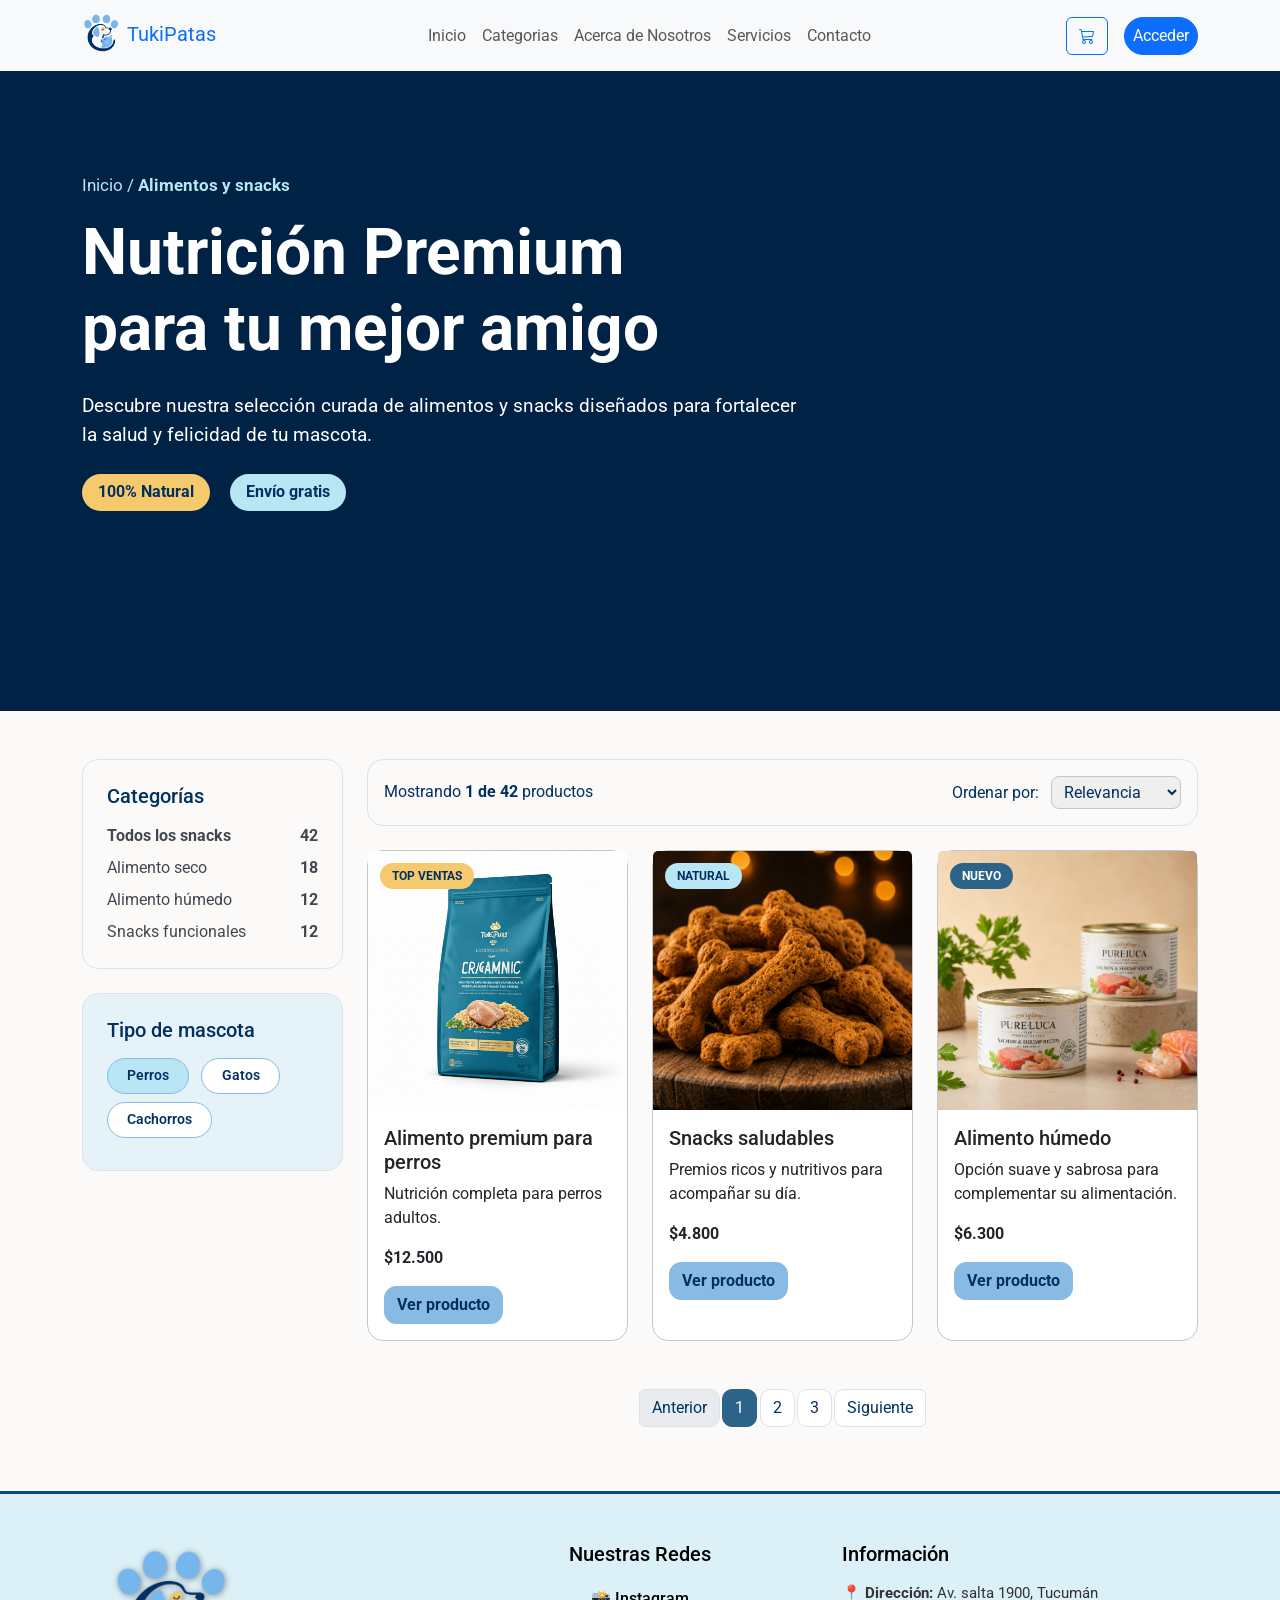
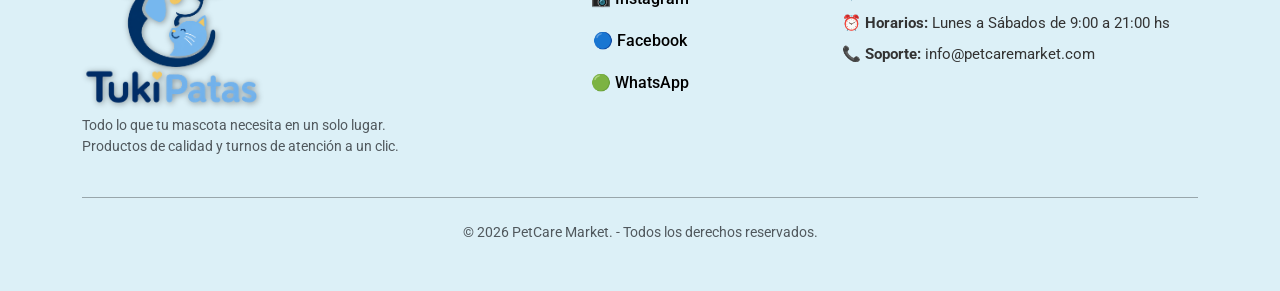
<file: pages/categoria-alimentos.html>
<!doctype html>
<html lang="es" data-bs-theme="light">
  <head>
    <meta charset="UTF-8" />
    <meta name="viewport" content="width=device-width, initial-scale=1.0" />
    <title>Categoría: Alimentos</title>

    <link
      href="https://cdn.jsdelivr.net/npm/bootstrap@5.3.8/dist/css/bootstrap.min.css"
      rel="stylesheet"
    />
    <link rel="stylesheet" href="../css/style.css" />

    <meta
      name="description"
      content="Categoría de alimentos y snacks para mascotas de TukiPatas"
    />
    <meta name="author" content="Rosario Pierrestegui" />
  </head>

  <body>
  <header class="sticky-top">
    <nav class="navbar navbar-expand-lg bg-body-tertiary">
      <!--logo de pagina-->
      <div class="container">
        <a class="navbar-brand text-primary" href="../index.html">
          <img src="../img/logos/isotipo.png" class="imgLogo2" alt=""/>
          TukiPatas
        </a>
        <button class="navbar-toggler" type="button" data-bs-toggle="collapse" data-bs-target="#navbarSupportedContent" aria-controls="navbarSupportedContent" aria-expanded="false" aria-label="Toggle navigation">
          <span class="navbar-toggler-icon"></span>
        </button>
        <!--links de paginas-->
        <div class="collapse navbar-collapse" id="navbarSupportedContent">
          <ul class="navbar-nav mx-auto mb-2 mb-lg-0">
            <li class="nav-item">
              <a class="nav-link" aria-current="page" href="../index.html" >Inicio</a>
            </li>
            <li class="nav-item">
              <a class="nav-link " href="./categorias.html">Categorias</a>
            </li>
            <li class="nav-item">
              <a class="nav-link" href="./nosotros.html">Acerca de Nosotros</a>
            </li>
            <li class="nav-item">
              <a class="nav-link" href="./servicios.html">Servicios</a>
            </li>
            <li class="nav-item">
              <a class="nav-link" href="./contactos.html">Contacto</a>
            </li>
          </ul>
        </div>
        <div class="d-flex align-items-center gap-3">
          <!--carrito-->
          <a href="./carrito.html" class="btn btn-outline-primary" role="button">
            <svg xmlns="http://www.w3.org/2000/svg" width="16" height="16" fill="currentColor" class="bi bi-cart3" viewBox="0 0 16 16">
              <path d="M0 1.5A.5.5 0 0 1 .5 1H2a.5.5 0 0 1 .485.379L2.89 3H14.5a.5.5 0 0 1 .49.598l-1 5a.5.5 0 0 1-.465.401l-9.397.472L4.415 11H13a.5.5 0 0 1 0 1H4a.5.5 0 0 1-.491-.408L2.01 3.607 1.61 2H.5a.5.5 0 0 1-.5-.5M3.102 4l.84 4.479 9.144-.459L13.89 4zM5 12a2 2 0 1 0 0 4 2 2 0 0 0 0-4m7 0a2 2 0 1 0 0 4 2 2 0 0 0 0-4m-7 1a1 1 0 1 1 0 2 1 1 0 0 1 0-2m7 0a1 1 0 1 1 0 2 1 1 0 0 1 0-2"/>
            </svg>
          </a>
          <!--login-->
          <a href="#" class="btn btn-primary rounded-pill px-2">Acceder</a>
        </div>
      </div>
    </nav>
  </header>

    <!-- Página realizada por Rosario Pierrestegui: detalle de categoría Alimentos -->
    <main class="pagina-categoria">
      <!-- Banner principal de la categoría -->
      <section class="categoria-hero mb-5">
        <!-- Video banner de la categoría alimentos -->
        <video class="categoria-hero-video" autoplay muted loop>
          <source
            src="../img/imagnes-pagina-principal/alimentos.mp4"
            type="video/mp4"
          />
        </video>

        <div class="categoria-hero-capa"></div>

        <div class="container categoria-hero-contenido">
          <nav class="categoria-miga mb-3" aria-label="Ruta de navegación">
            <a href="../index.html">Inicio</a>
            <span>/</span>
            <strong>Alimentos y snacks</strong>
          </nav>

          <h1>Nutrición Premium para tu mejor amigo</h1>
          <p>
            Descubre nuestra selección curada de alimentos y snacks diseñados
            para fortalecer la salud y felicidad de tu mascota.
          </p>

          <div class="categoria-etiquetas">
            <span class="chip-natural">100% Natural</span>
            <span class="chip-envio">Envío gratis</span>
          </div>
        </div>
      </section>

      <!-- Sección de filtros y productos -->
      <section class="container mb-5">
        <div class="row g-4">
          <!-- Columna izquierda: filtros visuales -->
          <div class="col-12 col-lg-3">
            <!-- Filtro visual de categorías -->
            <div class="border borde-categoria rounded-4 p-4 mb-4">
              <h2 class="h5 mb-3">Categorías</h2>

              <ul class="list-unstyled mb-0">
                <li class="d-flex justify-content-between mb-2 filtro-activo">
                  <strong>Todos los snacks</strong>
                  <strong>42</strong>
                </li>

                <li class="d-flex justify-content-between mb-2">
                  <span>Alimento seco</span>
                  <strong>18</strong>
                </li>

                <li class="d-flex justify-content-between mb-2">
                  <span>Alimento húmedo</span>
                  <strong>12</strong>
                </li>

                <li class="d-flex justify-content-between">
                  <span>Snacks funcionales</span>
                  <strong>12</strong>
                </li>
              </ul>
            </div>

            <!-- Filtro visual de tipo de mascota -->
            <div
              class="border borde-categoria rounded-4 p-4 mb-4 filtro-mascota"
            >
              <h2 class="h5 mb-3">Tipo de mascota</h2>

              <button class="btn btn-sm boton-mascota boton-mascota-activo">
                Perros
              </button>
              <button class="btn btn-sm boton-mascota">Gatos</button>
              <button class="btn btn-sm boton-mascota">Cachorros</button>
            </div>
          </div>

          <!-- Columna derecha: productos y paginación -->
          <div class="col-12 col-lg-9">
            <!-- Barra superior de productos -->
            <div
              class="border borde-categoria rounded-4 p-3 mb-4 d-flex justify-content-between align-items-center"
            >
              <p class="mb-0">Mostrando <strong>1 de 42</strong> productos</p>

              <form>
                <label for="ordenar" class="me-2">Ordenar por:</label>
                <select id="ordenar" name="ordenar">
                  <option>Relevancia</option>
                  <option>Menor precio</option>
                  <option>Mayor precio</option>
                </select>
              </form>
            </div>

            <!-- Grilla de productos -->
            <div class="row g-4">
              <!-- Tarjeta producto 1 -->
              <div class="col-12 col-md-6 col-lg-4">
                <article class="card h-100">
                  <div class="producto-imagen">
                    <span class="producto-etiqueta etiqueta-top">
                      Top ventas
                    </span>
                    <img
                      src="../img/imagnes-pagina-principal/alimento-perro.png"
                      class="card-img-top"
                      alt="Bolsa de alimento para perro"
                    />
                  </div>

                  <div class="card-body">
                    <h3 class="card-title h5">Alimento premium para perros</h3>
                    <p class="card-text">
                      Nutrición completa para perros adultos.
                    </p>
                    <p class="fw-bold">$12.500</p>

                    <!-- Pendiente de integrar por Ricardo Vosahlo: enlace a detalle de producto -->
                    <a href="#" class="btn btn-primary">Ver producto</a>
                  </div>
                </article>
              </div>

              <!-- Tarjeta producto 2 -->
              <div class="col-12 col-md-6 col-lg-4">
                <article class="card h-100">
                  <div class="producto-imagen">
                    <span class="producto-etiqueta etiqueta-natural">
                      Natural
                    </span>
                    <img
                      src="../img/imagnes-pagina-principal/snack-perros.png"
                      class="card-img-top"
                      alt="Snacks para perro"
                    />
                  </div>

                  <div class="card-body">
                    <h3 class="card-title h5">Snacks saludables</h3>
                    <p class="card-text">
                      Premios ricos y nutritivos para acompañar su día.
                    </p>
                    <p class="fw-bold">$4.800</p>

                    <!-- Pendiente de integrar por Ricardo Vosahlo: enlace a detalle de producto -->
                    <a href="#" class="btn btn-primary">Ver producto</a>
                  </div>
                </article>
              </div>

              <!-- Tarjeta producto 3 -->
              <div class="col-12 col-md-6 col-lg-4">
                <article class="card h-100">
                  <div class="producto-imagen">
                    <span class="producto-etiqueta etiqueta-nuevo">Nuevo</span>
                    <img
                      src="../img/imagnes-pagina-principal/alimento-humedo.png"
                      class="card-img-top"
                      alt="Alimento húmedo para mascotas"
                    />
                  </div>

                  <div class="card-body">
                    <h3 class="card-title h5">Alimento húmedo</h3>
                    <p class="card-text">
                      Opción suave y sabrosa para complementar su alimentación.
                    </p>
                    <p class="fw-bold">$6.300</p>

                    <!-- Pendiente de integrar por Ricardo Vosahlo: enlace a detalle de producto -->
                    <a href="#" class="btn btn-primary">Ver producto</a>
                  </div>
                </article>
              </div>
            </div>

            <!-- Paginación de productos -->
            <nav aria-label="Paginación de productos">
              <ul class="pagination justify-content-center mt-5">
                <li class="page-item disabled">
                  <a class="page-link" href="#" aria-label="Página anterior">
                    Anterior
                  </a>
                </li>

                <li class="page-item active">
                  <a class="page-link" href="#">1</a>
                </li>

                <li class="page-item">
                  <a class="page-link" href="#">2</a>
                </li>

                <li class="page-item">
                  <a class="page-link" href="#">3</a>
                </li>

                <li class="page-item">
                  <a class="page-link" href="#" aria-label="Página siguiente">
                    Siguiente
                  </a>
                </li>
              </ul>
            </nav>
          </div>
        </div>
      </section>
    </main>

    <footer class="custom-footer py-5 mt-5">
    <div class="container">
      <div class="row text-center text-md-start gy-4">
        <div
          class="col-12 col-md-6 col-lg-4 d-flex flex-column justify-content-center align-items-center align-items-md-start"
        >
          <div class="footer-logo mb-2">
            <img
              src="../img/imagotipo.png"
              alt="Imagen logo TukiPatas"
              class="logo-footer"
            />
          </div>
          <p class="text-muted small text-center text-md-start">
            Todo lo que tu mascota necesita en un solo lugar. Productos de
            calidad y turnos de atención a un clic.
          </p>
        </div>
        <div
          class="col-12 col-md-6 col-lg-4 d-flex flex-column align-items-center"
        >
          <h5 class="font-weight-bold mb-3 text-custom">Nuestras Redes</h5>
          <div class="d-flex flex-column gap-2 text-center">
            <a href="error404.html" class="footer-link text-decoration-none"
              >📸 Instagram</a
            >
            <a href="error404.html" class="footer-link text-decoration-none"
              >🔵 Facebook</a
            >
            <a href="error404.html" class="footer-link text-decoration-none"
              >🟢 WhatsApp</a
            >
          </div>
        </div>

        <div
          class="col-12 col-md-12 col-lg-4 d-flex flex-column align-items-center align-items-lg-start"
        >
          <h5 class="font-weight-bold mb-3 text-custom">Información</h5>
          <ul class="list-unstyled text-center text-lg-start text-muted small">
            <li class="mb-2">
              📍 <strong>Dirección:</strong> Av. salta 1900, Tucumán
            </li>
            <li class="mb-2">
              ⏰ <strong>Horarios:</strong> Lunes a Sábados de 9:00 a 21:00 hs
            </li>
            <li class="mb-2">
              📞 <strong>Soporte:</strong> info@petcaremarket.com
            </li>
          </ul>
        </div>
      </div>
      <hr
        class="my-4"
        style="background-color: var(--color-titulo2); opacity: 0.3"
      />
      <div class="row">
        <div class="col-12 text-center text-muted small">
          <p class="mb-0">
            &copy; 2026 PetCare Market. - Todos los derechos reservados.
          </p>
        </div>
      </div>
    </div>
  </footer>
  </body>
</html>
</file>
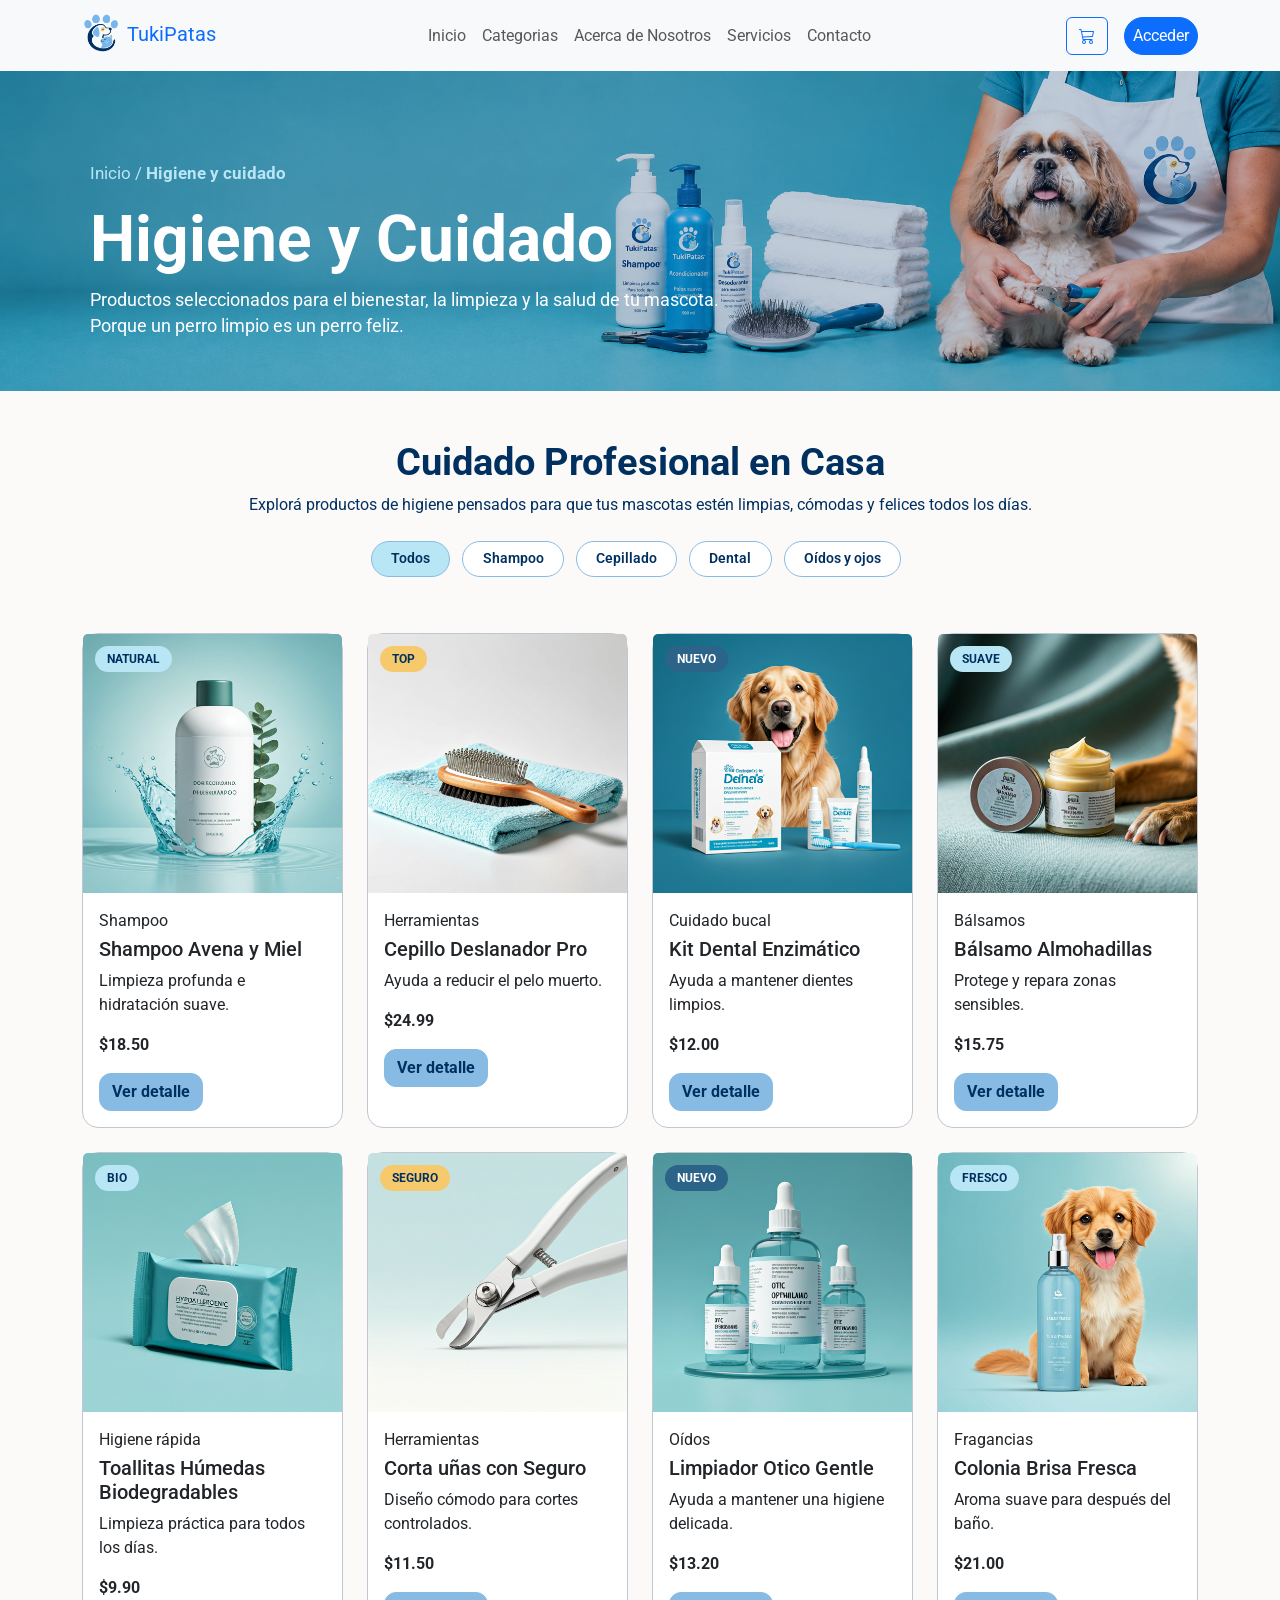
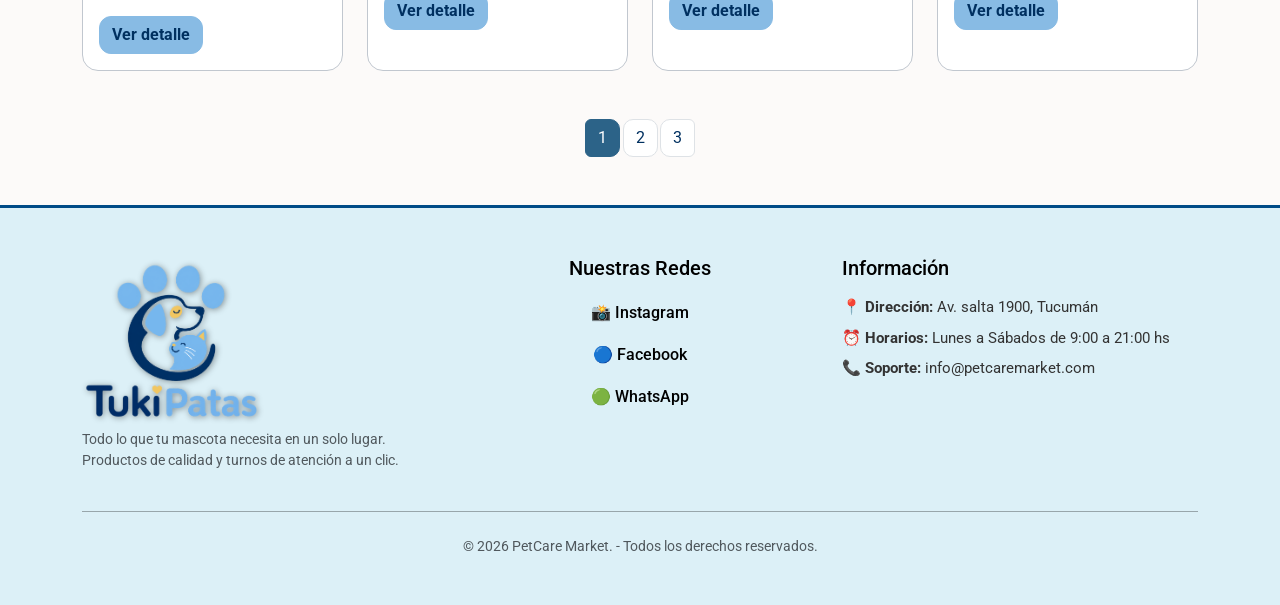
<file: pages/categoria-higiene-cuidado.html>
<!doctype html>
<html lang="es" data-bs-theme="light">
  <head>
    <meta charset="UTF-8" />
    <meta name="viewport" content="width=device-width, initial-scale=1.0" />
    <title>Categoría: Higiene y Cuidado</title>

    <link
      href="https://cdn.jsdelivr.net/npm/bootstrap@5.3.8/dist/css/bootstrap.min.css"
      rel="stylesheet"
    />
    <link rel="stylesheet" href="../css/style.css" />

    <meta
      name="description"
      content="Categoría de higiene y cuidado para mascotas de TukiPatas"
    />
    <meta name="author" content="Rosario Pierrestegui" />
  </head>

  <body>
  <header class="sticky-top">
    <nav class="navbar navbar-expand-lg bg-body-tertiary">
      <!--logo de pagina-->
      <div class="container">
        <a class="navbar-brand text-primary" href="../index.html">
          <img src="../img/logos/isotipo.png" class="imgLogo2" alt=""/>
          TukiPatas
        </a>
        <button class="navbar-toggler" type="button" data-bs-toggle="collapse" data-bs-target="#navbarSupportedContent" aria-controls="navbarSupportedContent" aria-expanded="false" aria-label="Toggle navigation">
          <span class="navbar-toggler-icon"></span>
        </button>
        <!--links de paginas-->
        <div class="collapse navbar-collapse" id="navbarSupportedContent">
          <ul class="navbar-nav mx-auto mb-2 mb-lg-0">
            <li class="nav-item">
              <a class="nav-link" aria-current="page" href="../index.html" >Inicio</a>
            </li>
            <li class="nav-item">
              <a class="nav-link " href="./categorias.html">Categorias</a>
            </li>
            <li class="nav-item">
              <a class="nav-link" href="./nosotros.html">Acerca de Nosotros</a>
            </li>
            <li class="nav-item">
              <a class="nav-link" href="./servicios.html">Servicios</a>
            </li>
            <li class="nav-item">
              <a class="nav-link" href="./contactos.html">Contacto</a>
            </li>
          </ul>
        </div>
        <div class="d-flex align-items-center gap-3">
          <!--carrito-->
          <a href="./carrito.html" class="btn btn-outline-primary" role="button">
            <svg xmlns="http://www.w3.org/2000/svg" width="16" height="16" fill="currentColor" class="bi bi-cart3" viewBox="0 0 16 16">
              <path d="M0 1.5A.5.5 0 0 1 .5 1H2a.5.5 0 0 1 .485.379L2.89 3H14.5a.5.5 0 0 1 .49.598l-1 5a.5.5 0 0 1-.465.401l-9.397.472L4.415 11H13a.5.5 0 0 1 0 1H4a.5.5 0 0 1-.491-.408L2.01 3.607 1.61 2H.5a.5.5 0 0 1-.5-.5M3.102 4l.84 4.479 9.144-.459L13.89 4zM5 12a2 2 0 1 0 0 4 2 2 0 0 0 0-4m7 0a2 2 0 1 0 0 4 2 2 0 0 0 0-4m-7 1a1 1 0 1 1 0 2 1 1 0 0 1 0-2m7 0a1 1 0 1 1 0 2 1 1 0 0 1 0-2"/>
            </svg>
          </a>
          <!--login-->
          <a href="#" class="btn btn-primary rounded-pill px-2">Acceder</a>
        </div>
      </div>
    </nav>
  </header>

    <!-- Página realizada por Rosario Pierrestegui: categoría Higiene y Cuidado -->
    <main class="pagina-categoria">
      <!-- Banner principal de la categoría -->
      <section class="higiene-hero">
        <img
          src="../img/imagnes-pagina-principal/banner-higiene1.png"
          class="higiene-hero-img higiene-banner-animado"
          alt="Productos de higiene y cuidado para mascotas"
        />

        <div class="higiene-hero-capa"></div>

        <div class="container higiene-hero-contenido">
          <nav class="categoria-miga mb-3" aria-label="Ruta de navegación">
            <a href="../index.html">Inicio</a>
            <span>/</span>
            <strong>Higiene y cuidado</strong>
          </nav>

          <h1>Higiene y Cuidado</h1>
          <p>
            Productos seleccionados para el bienestar, la limpieza y la salud de
            tu mascota. Porque un perro limpio es un perro feliz.
          </p>
        </div>
      </section>

      <!-- Presentación de la categoría -->
      <section class="container text-center my-5 higiene-presentacion">
        <h2>Cuidado Profesional en Casa</h2>
        <p>
          Explorá productos de higiene pensados para que tus mascotas estén
          limpias, cómodas y felices todos los días.
        </p>

        <!-- Filtros visuales de la categoría -->
        <div class="my-4">
          <button class="btn btn-sm boton-mascota boton-mascota-activo">
            Todos
          </button>
          <button class="btn btn-sm boton-mascota">Shampoo</button>
          <button class="btn btn-sm boton-mascota">Cepillado</button>
          <button class="btn btn-sm boton-mascota">Dental</button>
          <button class="btn btn-sm boton-mascota">Oídos y ojos</button>
        </div>
      </section>

      <!-- Grilla de productos de la categoría -->
      <section class="container mb-5">
        <div class="row g-4">
          <!-- Producto 1 -->
          <div class="col-12 col-md-6 col-lg-3">
            <article class="card h-100">
              <div class="producto-imagen">
                <span class="producto-etiqueta etiqueta-natural">Natural</span>
                <img
                  src="../img/imagnes-pagina-principal/Shampoo-Avena-Miel.png"
                  class="card-img-top"
                  alt="Shampoo de avena y miel para mascotas"
                />
              </div>

              <div class="card-body">
                <p class="mb-1">Shampoo</p>
                <h3 class="card-title h5">Shampoo Avena y Miel</h3>
                <p class="card-text">Limpieza profunda e hidratación suave.</p>
                <p class="fw-bold">$18.50</p>

                <!-- Pendiente de integrar por Ricardo Vosahlo: enlace a detalle de producto -->
                <a href="#" class="btn btn-primary">Ver detalle</a>
              </div>
            </article>
          </div>

          <!-- Producto 2 -->
          <div class="col-12 col-md-6 col-lg-3">
            <article class="card h-100">
              <div class="producto-imagen">
                <span class="producto-etiqueta etiqueta-top">Top</span>
                <img
                  src="../img/imagnes-pagina-principal/cepillo.png"
                  class="card-img-top"
                  alt="Cepillo deslanador para mascotas"
                />
              </div>

              <div class="card-body">
                <p class="mb-1">Herramientas</p>
                <h3 class="card-title h5">Cepillo Deslanador Pro</h3>
                <p class="card-text">Ayuda a reducir el pelo muerto.</p>
                <p class="fw-bold">$24.99</p>

                <!-- Pendiente de integrar por Ricardo Vosahlo: enlace a detalle de producto -->
                <a href="#" class="btn btn-primary">Ver detalle</a>
              </div>
            </article>
          </div>

          <!-- Producto 3 -->
          <div class="col-12 col-md-6 col-lg-3">
            <article class="card h-100">
              <div class="producto-imagen">
                <span class="producto-etiqueta etiqueta-nuevo">Nuevo</span>
                <img
                  src="../img/imagnes-pagina-principal/Kit-Dental-Enzymatico.png"
                  class="card-img-top"
                  alt="Kit dental para mascotas"
                />
              </div>

              <div class="card-body">
                <p class="mb-1">Cuidado bucal</p>
                <h3 class="card-title h5">Kit Dental Enzimático</h3>
                <p class="card-text">Ayuda a mantener dientes limpios.</p>
                <p class="fw-bold">$12.00</p>

                <!-- Pendiente de integrar por Ricardo Vosahlo: enlace a detalle de producto -->
                <a href="#" class="btn btn-primary">Ver detalle</a>
              </div>
            </article>
          </div>

          <!-- Producto 4 -->
          <div class="col-12 col-md-6 col-lg-3">
            <article class="card h-100">
              <div class="producto-imagen">
                <span class="producto-etiqueta etiqueta-natural">Suave</span>
                <img
                  src="../img/imagnes-pagina-principal/Bálsamo-Almohadillas.png"
                  class="card-img-top"
                  alt="Bálsamo para almohadillas de mascotas"
                />
              </div>

              <div class="card-body">
                <p class="mb-1">Bálsamos</p>
                <h3 class="card-title h5">Bálsamo Almohadillas</h3>
                <p class="card-text">Protege y repara zonas sensibles.</p>
                <p class="fw-bold">$15.75</p>

                <!-- Pendiente de integrar por Ricardo Vosahlo: enlace a detalle de producto -->
                <a href="#" class="btn btn-primary">Ver detalle</a>
              </div>
            </article>
          </div>

          <!-- Producto 5 -->
          <div class="col-12 col-md-6 col-lg-3">
            <article class="card h-100">
              <div class="producto-imagen">
                <span class="producto-etiqueta etiqueta-natural">Bio</span>
                <img
                  src="../img/imagnes-pagina-principal/toallitas-humedas.png"
                  class="card-img-top"
                  alt="Toallitas húmedas para mascotas"
                />
              </div>

              <div class="card-body">
                <p class="mb-1">Higiene rápida</p>
                <h3 class="card-title h5">Toallitas Húmedas Biodegradables</h3>
                <p class="card-text">Limpieza práctica para todos los días.</p>
                <p class="fw-bold">$9.90</p>

                <!-- Pendiente de integrar por Ricardo Vosahlo: enlace a detalle de producto -->
                <a href="#" class="btn btn-primary">Ver detalle</a>
              </div>
            </article>
          </div>

          <!-- Producto 6 -->
          <div class="col-12 col-md-6 col-lg-3">
            <article class="card h-100">
              <div class="producto-imagen">
                <span class="producto-etiqueta etiqueta-top">Seguro</span>
                <img
                  src="../img/imagnes-pagina-principal/alicate.png"
                  class="card-img-top"
                  alt="Corta uñas seguro para mascotas"
                />
              </div>

              <div class="card-body">
                <p class="mb-1">Herramientas</p>
                <h3 class="card-title h5">Corta uñas con Seguro</h3>
                <p class="card-text">Diseño cómodo para cortes controlados.</p>
                <p class="fw-bold">$11.50</p>

                <!-- Pendiente de integrar por Ricardo Vosahlo: enlace a detalle de producto -->
                <a href="#" class="btn btn-primary">Ver detalle</a>
              </div>
            </article>
          </div>

          <!-- Producto 7 -->
          <div class="col-12 col-md-6 col-lg-3">
            <article class="card h-100">
              <div class="producto-imagen">
                <span class="producto-etiqueta etiqueta-nuevo">Nuevo</span>
                <img
                  src="../img/imagnes-pagina-principal/gotas-oidos.png"
                  class="card-img-top"
                  alt="Limpiador ótico para mascotas"
                />
              </div>

              <div class="card-body">
                <p class="mb-1">Oídos</p>
                <h3 class="card-title h5">Limpiador Otico Gentle</h3>
                <p class="card-text">Ayuda a mantener una higiene delicada.</p>
                <p class="fw-bold">$13.20</p>

                <!-- Pendiente de integrar por Ricardo Vosahlo: enlace a detalle de producto -->
                <a href="#" class="btn btn-primary">Ver detalle</a>
              </div>
            </article>
          </div>

          <!-- Producto 8 -->
          <div class="col-12 col-md-6 col-lg-3">
            <article class="card h-100">
              <div class="producto-imagen">
                <span class="producto-etiqueta etiqueta-natural">Fresco</span>
                <img
                  src="../img/imagnes-pagina-principal/Colonia-Brisa-Fresca.png"
                  class="card-img-top"
                  alt="Colonia fresca para mascotas"
                />
              </div>

              <div class="card-body">
                <p class="mb-1">Fragancias</p>
                <h3 class="card-title h5">Colonia Brisa Fresca</h3>
                <p class="card-text">Aroma suave para después del baño.</p>
                <p class="fw-bold">$21.00</p>

                <!-- Pendiente de integrar por Ricardo Vosahlo: enlace a detalle de producto -->
                <a href="#" class="btn btn-primary">Ver detalle</a>
              </div>
            </article>
          </div>
        </div>

        <!-- Paginación de productos -->
        <nav aria-label="Paginación de productos">
          <ul class="pagination justify-content-center mt-5">
            <li class="page-item active">
              <a class="page-link" href="#">1</a>
            </li>

            <li class="page-item">
              <a class="page-link" href="#">2</a>
            </li>

            <li class="page-item">
              <a class="page-link" href="#">3</a>
            </li>
          </ul>
        </nav>
      </section>
    </main>

   <footer class="custom-footer py-5 mt-5">
    <div class="container">
      <div class="row text-center text-md-start gy-4">
        <div
          class="col-12 col-md-6 col-lg-4 d-flex flex-column justify-content-center align-items-center align-items-md-start"
        >
          <div class="footer-logo mb-2">
            <img
              src="../img/imagotipo.png"
              alt="Imagen logo TukiPatas"
              class="logo-footer"
            />
          </div>
          <p class="text-muted small text-center text-md-start">
            Todo lo que tu mascota necesita en un solo lugar. Productos de
            calidad y turnos de atención a un clic.
          </p>
        </div>
        <div
          class="col-12 col-md-6 col-lg-4 d-flex flex-column align-items-center"
        >
          <h5 class="font-weight-bold mb-3 text-custom">Nuestras Redes</h5>
          <div class="d-flex flex-column gap-2 text-center">
            <a href="error404.html" class="footer-link text-decoration-none"
              >📸 Instagram</a
            >
            <a href="error404.html" class="footer-link text-decoration-none"
              >🔵 Facebook</a
            >
            <a href="error404.html" class="footer-link text-decoration-none"
              >🟢 WhatsApp</a
            >
          </div>
        </div>

        <div
          class="col-12 col-md-12 col-lg-4 d-flex flex-column align-items-center align-items-lg-start"
        >
          <h5 class="font-weight-bold mb-3 text-custom">Información</h5>
          <ul class="list-unstyled text-center text-lg-start text-muted small">
            <li class="mb-2">
              📍 <strong>Dirección:</strong> Av. salta 1900, Tucumán
            </li>
            <li class="mb-2">
              ⏰ <strong>Horarios:</strong> Lunes a Sábados de 9:00 a 21:00 hs
            </li>
            <li class="mb-2">
              📞 <strong>Soporte:</strong> info@petcaremarket.com
            </li>
          </ul>
        </div>
      </div>
      <hr
        class="my-4"
        style="background-color: var(--color-titulo2); opacity: 0.3"
      />
      <div class="row">
        <div class="col-12 text-center text-muted small">
          <p class="mb-0">
            &copy; 2026 PetCare Market. - Todos los derechos reservados.
          </p>
        </div>
      </div>
    </div>
  </footer>
  </body>
</html>
</file>
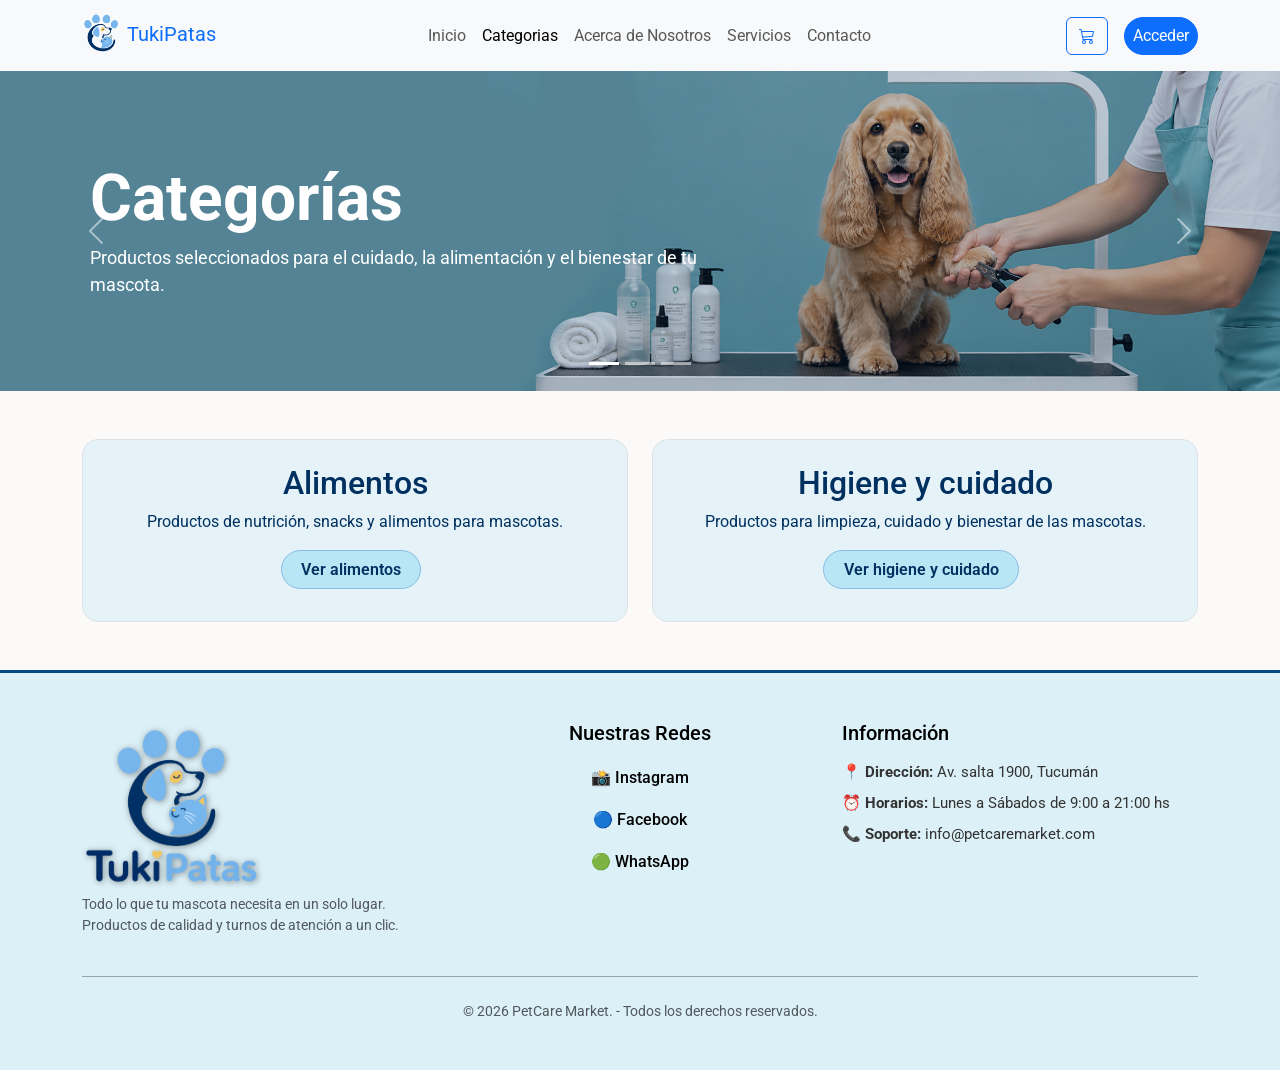
<file: pages/categorias.html>
<!doctype html>
<html lang="es" data-bs-theme="light">
  <head>
    <meta charset="UTF-8" />
    <meta name="viewport" content="width=device-width, initial-scale=1.0" />
    <meta name="description" content="Pagina categorias" />
    <meta name="author" content="" />
    <link
      href="https://cdn.jsdelivr.net/npm/bootstrap@5.3.8/dist/css/bootstrap.min.css"
      rel="stylesheet"
      integrity="sha384-sRIl4kxILFvY47J16cr9ZwB07vP4J8+LH7qKQnuqkuIAvNWLzeN8tE5YBujZqJLB"
      crossorigin="anonymous"
    />
    <link rel="stylesheet" href="../css/style.css" />
    <title>Categorias</title>
  </head>
  <body>
    <header class="sticky-top">
      <nav class="navbar navbar-expand-lg bg-body-tertiary">
        <!--logo de pagina-->
        <div class="container">
          <a class="navbar-brand text-primary" href="../index.html">
            <img src="../img/logos/isotipo.png" class="imgLogo2" alt="" />
            TukiPatas</a
          >
          <button
            class="navbar-toggler"
            type="button"
            data-bs-toggle="collapse"
            data-bs-target="#navbarSupportedContent"
            aria-controls="navbarSupportedContent"
            aria-expanded="false"
            aria-label="Toggle navigation"
          >
            <span class="navbar-toggler-icon"></span>
          </button>
          <!--links de paginas-->
          <div class="collapse navbar-collapse" id="navbarSupportedContent">
            <ul class="navbar-nav mx-auto mb-2 mb-lg-0">
              <li class="nav-item">
                <a class="nav-link" aria-current="page" href="../index.html"
                  >Inicio</a
                >
              </li>
              <li class="nav-item">
                <a class="nav-link active" href="./categorias.html"
                  >Categorias</a
                >
              </li>
              <li class="nav-item">
                <a class="nav-link" href="./nosotros.html"
                  >Acerca de Nosotros</a
                >
              </li>
              <li class="nav-item">
                <a class="nav-link" href="./servicios.html">Servicios</a>
              </li>
              <li class="nav-item">
                <a class="nav-link" href="./contactos.html">Contacto</a>
              </li>
            </ul>
          </div>
          <div class="d-flex align-items-center gap-3">
            <!--carrito-->
            <a href="./carrito.html" class="btn btn-outline-primary" role="button">
              <svg xmlns="http://www.w3.org/2000/svg" width="16" height="16" fill="currentColor" class="bi bi-cart3" viewBox="0 0 16 16">
                <path d="M0 1.5A.5.5 0 0 1 .5 1H2a.5.5 0 0 1 .485.379L2.89 3H14.5a.5.5 0 0 1 .49.598l-1 5a.5.5 0 0 1-.465.401l-9.397.472L4.415 11H13a.5.5 0 0 1 0 1H4a.5.5 0 0 1-.491-.408L2.01 3.607 1.61 2H.5a.5.5 0 0 1-.5-.5M3.102 4l.84 4.479 9.144-.459L13.89 4zM5 12a2 2 0 1 0 0 4 2 2 0 0 0 0-4m7 0a2 2 0 1 0 0 4 2 2 0 0 0 0-4m-7 1a1 1 0 1 1 0 2 1 1 0 0 1 0-2m7 0a1 1 0 1 1 0 2 1 1 0 0 1 0-2"/>
              </svg>
            </a>
            <!--login-->
            <a href="#" class="btn btn-primary rounded-pill px-2"> Acceder </a>
          </div>
        </div>
      </nav>
    </header>
    <!-- Comienza el contenido principal de categorias -->
    <main class="pagina-categoria">
      <!-- Banner carousel de categorias -->
      <section>
        <div
          id="carouselCategorias"
          class="carousel slide"
          data-bs-ride="carousel"
        >
          <div class="carousel-indicators">
            <button
              type="button"
              data-bs-target="#carouselCategorias"
              data-bs-slide-to="0"
              class="active"
              aria-current="true"
              aria-label="Banner 1"
            ></button>
            <button
              type="button"
              data-bs-target="#carouselCategorias"
              data-bs-slide-to="1"
              aria-label="Banner 2"
            ></button>
            <button
              type="button"
              data-bs-target="#carouselCategorias"
              data-bs-slide-to="2"
              aria-label="Banner 3"
            ></button>
          </div>
          <div class="carousel-inner">
            <div class="carousel-item active higiene-hero">
              <img
                src="../img/seccion4/banner_categorias3.png"
                class="d-block w-100 higiene-hero-img"
                alt="Banner de cuidado para mascotas"
              />

              <div class="higiene-hero-capa"></div>

              <div class="container higiene-hero-contenido d-none d-md-block">
                <h1>Categorías</h1>
                <p>
                  Productos seleccionados para el cuidado, la alimentación y el
                  bienestar de tu mascota.
                </p>
              </div>
            </div>

            <div class="carousel-item higiene-hero">
              <img
                src="../img/seccion4/banner_categorias1.png"
                class="d-block w-100 higiene-hero-img"
                alt="Banner de alimentos para mascotas"
              />

              <div class="higiene-hero-capa"></div>

              <div class="container higiene-hero-contenido d-none d-md-block">
                <h1>Categorías</h1>
                <p>
                  Productos seleccionados para el cuidado, la alimentación y el
                  bienestar de tu mascota.
                </p>
              </div>
            </div>

            <div class="carousel-item higiene-hero">
              <img
                src="../img/seccion4/banner_categorias2.png"
                class="d-block w-100 higiene-hero-img"
                alt="Banner de higiene para mascotas"
              />

              <div class="higiene-hero-capa"></div>

              <div class="container higiene-hero-contenido d-none d-md-block">
                <h1>Categorías</h1>
                <p>
                  Productos seleccionados para el cuidado, la alimentación y el
                  bienestar de tu mascota.
                </p>
              </div>
            </div>
          </div>

          <button
            class="carousel-control-prev"
            type="button"
            data-bs-target="#carouselCategorias"
            data-bs-slide="prev"
          >
            <span class="carousel-control-prev-icon" aria-hidden="true"></span>
            <span class="visually-hidden">Anterior</span>
          </button>

          <button
            class="carousel-control-next"
            type="button"
            data-bs-target="#carouselCategorias"
            data-bs-slide="next"
          >
            <span class="carousel-control-next-icon" aria-hidden="true"></span>
            <span class="visually-hidden">Siguiente</span>
          </button>
        </div>
      </section>

      <!-- Seccion de categorias -->
      <section class="container my-5">
        <div class="row g-4">
          <!-- Categoria Alimentos realizada por Rosario -->
          <div class="col-12 col-md-6">
            <div
              class="border borde-categoria rounded-4 p-4 text-center h-100 filtro-mascota"
            >
              <h2>Alimentos</h2>
              <p>Productos de nutrición, snacks y alimentos para mascotas.</p>
              <a
                href="./categoria-alimentos.html"
                class="btn boton-mascota boton-mascota-activo"
              >
                Ver alimentos
              </a>
            </div>
          </div>

          <!-- Categoria Higiene y Cuidado realizada por Rosario -->
          <div class="col-12 col-md-6">
            <div
              class="border borde-categoria rounded-4 p-4 text-center h-100 filtro-mascota"
            >
              <h2>Higiene y cuidado</h2>
              <p>
                Productos para limpieza, cuidado y bienestar de las mascotas.
              </p>
              <a
                href="./categoria-higiene-cuidado.html"
                class="btn boton-mascota boton-mascota-activo"
              >
                Ver higiene y cuidado
              </a>
            </div>
          </div>
        </div>
      </section>
    </main>
    <!-- Termina el contenido principal de categorias -->
    <footer class="custom-footer py-5 mt-5">
      <div class="container">
        <div class="row text-center text-md-start gy-4">
          <div
            class="col-12 col-md-6 col-lg-4 d-flex flex-column justify-content-center align-items-center align-items-md-start"
          >
            <div class="footer-logo mb-2">
              <img
                src="../img/imagotipo.png"
                alt="Imagen logo TukiPatas"
                class="logo-footer"
              />
            </div>
            <p class="text-muted small text-center text-md-start">
              Todo lo que tu mascota necesita en un solo lugar. Productos de
              calidad y turnos de atención a un clic.
            </p>
          </div>
          <div
            class="col-12 col-md-6 col-lg-4 d-flex flex-column align-items-center"
          >
            <h5 class="font-weight-bold mb-3 text-custom">Nuestras Redes</h5>
            <div class="d-flex flex-column gap-2 text-center">
              <a href="error404.html" class="footer-link text-decoration-none"
                >📸 Instagram</a
              >
              <a href="error404.html" class="footer-link text-decoration-none"
                >🔵 Facebook</a
              >
              <a href="error404.html" class="footer-link text-decoration-none"
                >🟢 WhatsApp</a
              >
            </div>
          </div>

          <div
            class="col-12 col-md-12 col-lg-4 d-flex flex-column align-items-center align-items-lg-start"
          >
            <h5 class="font-weight-bold mb-3 text-custom">Información</h5>
            <ul
              class="list-unstyled text-center text-lg-start text-muted small"
            >
              <li class="mb-2">
                📍 <strong>Dirección:</strong> Av. salta 1900, Tucumán
              </li>
              <li class="mb-2">
                ⏰ <strong>Horarios:</strong> Lunes a Sábados de 9:00 a 21:00 hs
              </li>
              <li class="mb-2">
                📞 <strong>Soporte:</strong> info@petcaremarket.com
              </li>
            </ul>
          </div>
        </div>
        <hr
          class="my-4"
          style="background-color: var(--color-titulo2); opacity: 0.3"
        />
        <div class="row">
          <div class="col-12 text-center text-muted small">
            <p class="mb-0">
              &copy; 2026 PetCare Market. - Todos los derechos reservados.
            </p>
          </div>
        </div>
      </div>
    </footer>
    <script
      src="https://cdn.jsdelivr.net/npm/bootstrap@5.3.8/dist/js/bootstrap.bundle.min.js"
      integrity="sha384-FKyoEForCGlyvwx9Hj09JcYn3nv7wiPVlz7YYwJrWVcXK/BmnVDxM+D2scQbITxI"
      crossorigin="anonymous"
    ></script>
  </body>
</html>
</file>
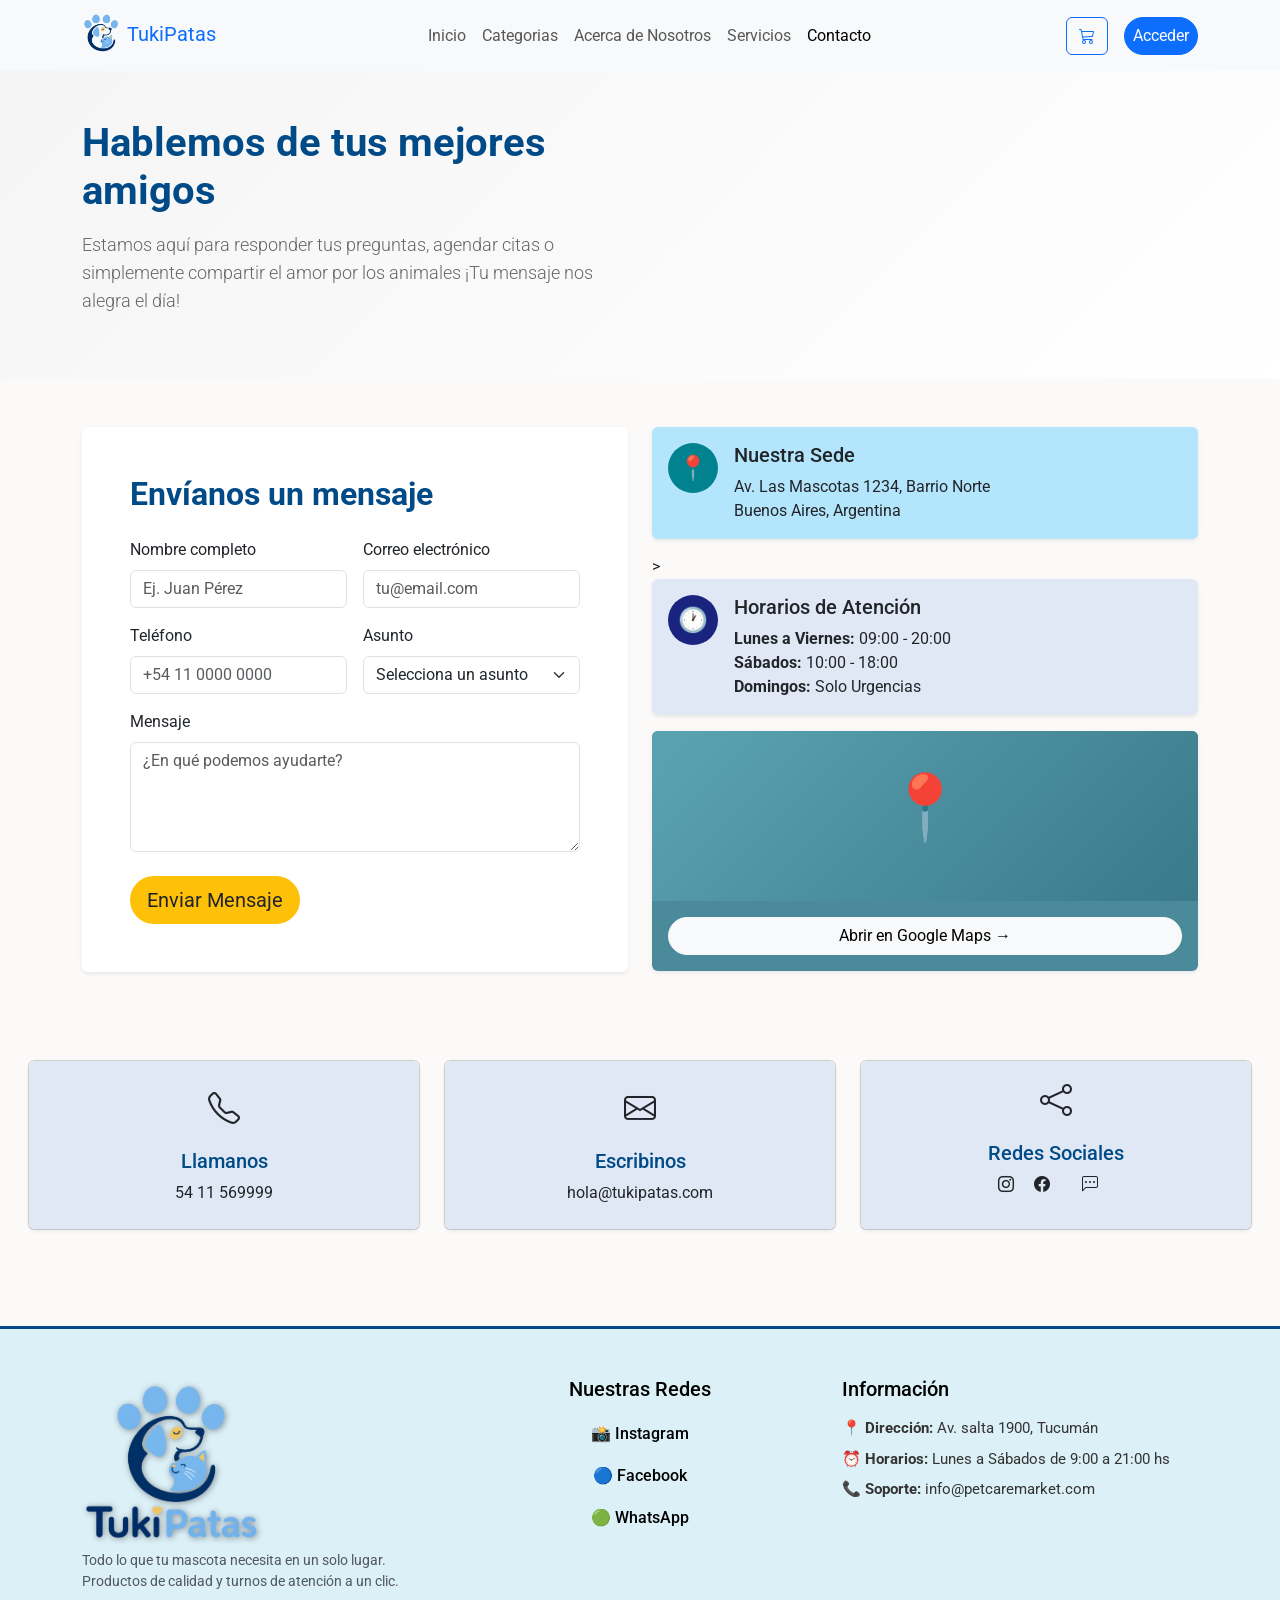
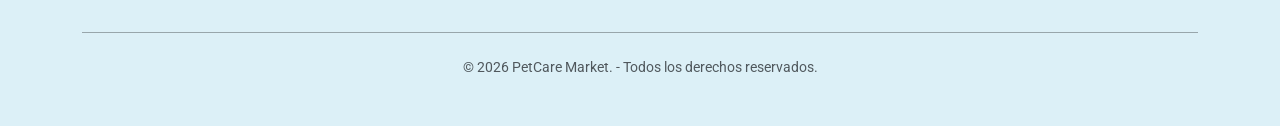
<file: pages/contactos.html>
<!doctype html>
<html lang="es" data-bs-theme="light" xmlns="http://www.w3.org/1999/html">
<head>
    <meta charset="UTF-8"/>
    <meta name="viewport" content="width=device-width, initial-scale=1.0"/>
    <meta name="description" content="pagina web de una veterinaria"/>
    <meta name="author" content="equipo6"/>
    <link
            href="https://cdn.jsdelivr.net/npm/bootstrap@5.3.8/dist/css/bootstrap.min.css"
            rel="stylesheet"
            integrity="sha384-sRIl4kxILFvY47J16cr9ZwB07vP4J8+LH7qKQnuqkuIAvNWLzeN8tE5YBujZqJLB"
            crossorigin="anonymous"/>
    <link rel="stylesheet" href="../css/style.css"/>
    <title>Contactos</title>
</head>
<body>
<header class="sticky-top">
    <nav class="navbar navbar-expand-lg bg-body-tertiary">
        <!--logo de pagina-->
        <div class="container">
            <a class="navbar-brand text-primary" href="../index.html">
                <img src="../img/logos/isotipo.png" class="imgLogo2" alt=""/>
                TukiPatas
            </a>
            <button class="navbar-toggler" type="button" data-bs-toggle="collapse" data-bs-target="#navbarSupportedContent" aria-controls="navbarSupportedContent" aria-expanded="false" aria-label="Toggle navigation">
                <span class="navbar-toggler-icon"></span>
            </button>
            <!--links de paginas-->
            <div class="collapse navbar-collapse" id="navbarSupportedContent">
                <ul class="navbar-nav mx-auto mb-2 mb-lg-0">
                    <li class="nav-item">
                        <a class="nav-link" aria-current="page" href="../index.html" >Inicio</a>
                    </li>
                    <li class="nav-item">
                        <a class="nav-link " href="./categorias.html">Categorias</a>
                    </li>
                    <li class="nav-item">
                        <a class="nav-link" href="./nosotros.html">Acerca de Nosotros</a>
                    </li>
                    <li class="nav-item">
                        <a class="nav-link" href="./servicios.html">Servicios</a>
                    </li>
                    <li class="nav-item">
                        <a class="nav-link active" href="./contactos.html">Contacto</a>
                    </li>
                </ul>
            </div>
            <div class="d-flex align-items-center gap-3">
                <!--carrito-->
                <a href="./carrito.html" class="btn btn-outline-primary" role="button">
                    <svg xmlns="http://www.w3.org/2000/svg" width="16" height="16" fill="currentColor" class="bi bi-cart3" viewBox="0 0 16 16">
                        <path d="M0 1.5A.5.5 0 0 1 .5 1H2a.5.5 0 0 1 .485.379L2.89 3H14.5a.5.5 0 0 1 .49.598l-1 5a.5.5 0 0 1-.465.401l-9.397.472L4.415 11H13a.5.5 0 0 1 0 1H4a.5.5 0 0 1-.491-.408L2.01 3.607 1.61 2H.5a.5.5 0 0 1-.5-.5M3.102 4l.84 4.479 9.144-.459L13.89 4zM5 12a2 2 0 1 0 0 4 2 2 0 0 0 0-4m7 0a2 2 0 1 0 0 4 2 2 0 0 0 0-4m-7 1a1 1 0 1 1 0 2 1 1 0 0 1 0-2m7 0a1 1 0 1 1 0 2 1 1 0 0 1 0-2"/>
                    </svg>
                </a>
                <!--login-->
                <a href="#" class="btn btn-primary rounded-pill px-2">Acceder</a>
            </div>
        </div>
    </nav>
</header>
<main>
    <section class="py-5" style="background: linear-gradient(135deg, #F5F5F5 0%, #FFFFFF 100%);">
        <div class="container">
            <div class="row g-4 align-items-center">
                <div class="col-12 col-md-6 col-lg-6">
                    <h1 class="mb-3 fw-bold prices" style="font-size: 2.5rem;">Hablemos de tus mejores
                        amigos</h1>
                    <p class="lead" style="font-size: 1.1rem; color: #666; line-height: 1.6;">Estamos aquí para
                        responder tus preguntas, agendar citas o simplemente compartir el amor por los animales ¡Tu
                        mensaje nos alegra el día!</p>
                </div>
            </div>
        </div>
    </section>
    <section class="py-5">
        <div class="container">
            <div class="row g-4" style="display: flex; align-items: stretch;">
                <!-- Formulario -->
                <div class="col-12 col-lg-6" style="display: flex;">
                    <div class="card border-0 shadow-sm" style="width: 100%">
                        <div class="card-body p-5">
                            <h2 class="card-title mb-4 fw-bold prices">Envíanos un mensaje</h2>
                            <form>
                                <div class="row g-3 mb-3">
                                    <div class="col-12 col-md-6">
                                        <label for="nombreCompleto" class="form-label">Nombre completo</label>
                                        <input type="text" class="form-control" id="nombreCompleto"
                                               placeholder="Ej. Juan Pérez" required>
                                        <div class="invalid-feedback">
                                            Por favor ingresa tu nombre.
                                        </div>
                                    </div>
                                    <div class="col-12 col-md-6">
                                        <label for="correoElectronico" class="form-label">Correo electrónico</label>
                                        <input type="email" class="form-control" id="correoElectronico"
                                               placeholder="tu@email.com" required>
                                        <div class="invalid-feedback">
                                            Por favor ingresa un email válido.
                                        </div>
                                    </div>
                                </div>
                                <div class="row g-3 mb-3">
                                    <div class="col-12 col-md-6">
                                        <label for="telefono" class="form-label">Teléfono</label>
                                        <input type="tel" class="form-control" id="telefono"
                                               placeholder="+54 11 0000 0000">
                                    </div>
                                    <div class="col-12 col-md-6">
                                        <label for="asunto" class="form-label">Asunto</label>
                                        <select class="form-select" id="asunto" required>
                                            <option selected disabled value="">Selecciona un asunto</option>
                                            <option value="consulta">Consulta General</option>
                                            <option value="cita">Agendar Cita</option>
                                            <option value="urgencia">Urgencias</option>
                                            <option value="otro">Otro</option>
                                        </select>
                                        <div class="invalid-feedback">
                                            Por favor selecciona un asunto.
                                        </div>
                                    </div>
                                </div>
                                <div class="mb-4">
                                    <label for="mensaje" class="form-label">Mensaje</label>
                                    <textarea class="form-control" id="mensaje" rows="4"
                                              placeholder="¿En qué podemos ayudarte?" required></textarea>
                                </div>
                                <button class="btn bg-warning text-dark btn-lg rounded-pill px-3" type="submit">Enviar
                                    Mensaje
                                </button>
                            </form>
                        </div>
                    </div>
                </div>
                <!--Información de contacto -->
                <div class="col-12 col-lg-6" style="display: flex; flex-direction: column;">
                    <div class="card border-0 shadow-sm mb-3" style="background-color: #B3E5FC;">
                        <div class="card-body d-flex gap-3">
                            <div>
                                <span class="badge rounded-pill"
                                      style="background-color: #00838F; width: 50px; height: 50px; display: flex; align-items: center; justify-content: center; font-size: 1.5rem;">📍</span>
                            </div>
                            <div>
                                <h5 class="card-title mb-2">Nuestra Sede</h5>
                                <p class="card-text mb-0">Av. Las Mascotas 1234, Barrio Norte<br>Buenos Aires, Argentina
                                </p>
                            </div>
                        </div>
                    </div>
                    >
                    <div class="card border-0 shadow-sm mb-3" style="background-color: #E1E8F5;">
                        <div class="card-body d-flex gap-3">
                            <div>
                                <span class="badge rounded-pill"
                                      style="background-color: #1A237E; width: 50px; height: 50px; display: flex; align-items: center; justify-content: center; font-size: 1.5rem;">🕐</span>
                            </div>
                            <div>
                                <h5 class="card-title mb-2">Horarios de Atención</h5>
                                <p class="card-text mb-0">
                                    <strong>Lunes a Viernes:</strong> 09:00 - 20:00<br>
                                    <strong>Sábados:</strong> 10:00 - 18:00<br>
                                    <strong>Domingos:</strong> Solo Urgencias
                                </p>
                            </div>
                        </div>
                    </div>

                    <!-- Mapa -->
                    <div class="card border-0 shadow-sm" style="background-color: #4A8A9A; overflow: hidden;">
                        <div class="position-relative"
                             style="height: 170px; background: linear-gradient(135deg, #5BA3B3 0%, #3A7A8A 100%); display: flex; align-items: center; justify-content: center;">
                            <div style="text-align: center;">
                                <div style="font-size: 4rem; margin-bottom: 1rem;">📍</div>
                            </div>
                        </div>
                        <div class="card-body p-3">
                            <a href="https://maps.google.com" target="_blank" class="btn btn-light w-100 rounded-pill">
                                Abrir en Google Maps →
                            </a>
                        </div>
                    </div>
                </div>
            </div>
        </div>
        <div class="row pt-5 mt-3 ms-3 me-3">
            <div class="col-12 col-lg-4 mb-sm-0 g-4">
                <div class="card h-100">
                    <div class="card-body text-center card border-0 shadow-sm"
                         style="background-color: #E1E8F5; min-height: 150px; display: flex; flex-direction: column; justify-content: center; align-items: center;">
                        <p><i class="bi bi-telephone" style="font-size: 2rem;"></i></p>
                        <h5 class="card-title prices">Llamanos</h5>
                        <p class="card-text"> 54 11 569999</p>
                    </div>
                </div>
            </div>
            <div class="col-12 col-lg-4 mb-sm-0 g-4">
                <div class="card h-100">
                    <div class="card-body text-center card border-0 shadow-sm"
                         style="background-color: #E1E8F5; min-height: 150px; display: flex; flex-direction: column; justify-content: center; align-items: center;">
                        <p><i class="bi bi-envelope" style="font-size: 2rem;"></i></p>
                        <h5 class="card-title prices">Escribinos </h5>
                        <p class="card-text">hola@tukipatas.com</p>
                    </div>
                </div>
            </div>
            <div class="col-12 col-lg-4 mb-sm-0 g-4">
                <div class="card h-100">
                    <div class="card-body text-center card border-0 shadow-sm"
                         style="background-color: #E1E8F5; min-height: 150px; display: flex; flex-direction: column; justify-content: center; align-items: center;">
                        <p><i class="bi bi-share" style="font-size: 2rem;"></i></p>
                        <h5 class="card-title prices">Redes Sociales</h5>
                        <p><i class="bi bi-instagram"></i> <i class="bi bi-facebook m-3"></i><i
                                class="bi bi-chat-left-dots m-3"></i></p>
                    </div>
                </div>
            </div>
        </div>
    </section>
</main>
<footer class="custom-footer py-5 mt-5">
    <div class="container">
        <div class="row text-center text-md-start gy-4">
            <div
                    class="col-12 col-md-6 col-lg-4 d-flex flex-column justify-content-center align-items-center align-items-md-start"
            >
                <div class="footer-logo mb-2">
                    <img src="../img/imagotipo.png" alt="Imagen logo TukiPatas" class="logo-footer">
                </div>
                <p class="text-muted small text-center text-md-start">
                    Todo lo que tu mascota necesita en un solo lugar. Productos de
                    calidad y turnos de atención a un clic.
                </p>
            </div>

            <div
                    class="col-12 col-md-6 col-lg-4 d-flex flex-column align-items-center"
            >
                <h5 class="font-weight-bold mb-3 text-custom">Nuestras Redes</h5>
                <div class="d-flex flex-column gap-2 text-center">
                    <a href="error404.html" class="footer-link text-decoration-none"
                    >📸 Instagram</a
                    >
                    <a href="error404.html" class="footer-link text-decoration-none"
                    >🔵 Facebook</a
                    >
                    <a href="error404.html" class="footer-link text-decoration-none"
                    >🟢 WhatsApp</a
                    >
                </div>
            </div>

            <div
                    class="col-12 col-md-12 col-lg-4 d-flex flex-column align-items-center align-items-lg-start"
            >
                <h5 class="font-weight-bold mb-3 text-custom">Información</h5>
                <ul
                        class="list-unstyled text-center text-lg-start text-muted small"
                >
                    <li class="mb-2">
                        📍 <strong>Dirección:</strong> Av. salta 1900, Tucumán
                    </li>
                    <li class="mb-2">
                        ⏰ <strong>Horarios:</strong> Lunes a Sábados de 9:00 a 21:00 hs
                    </li>
                    <li class="mb-2">
                        📞 <strong>Soporte:</strong> info@petcaremarket.com
                    </li>
                </ul>
            </div>
        </div>
        <hr
                class="my-4"
                style="background-color: var(--color-titulo2); opacity: 0.3"
        />
        <div class="row">
            <div class="col-12 text-center text-muted small">
                <p class="mb-0">
                    &copy; 2026 PetCare Market. - Todos los derechos reservados.
                </p>
            </div>
        </div>
    </div>
</footer>
</body>
</html>
</file>
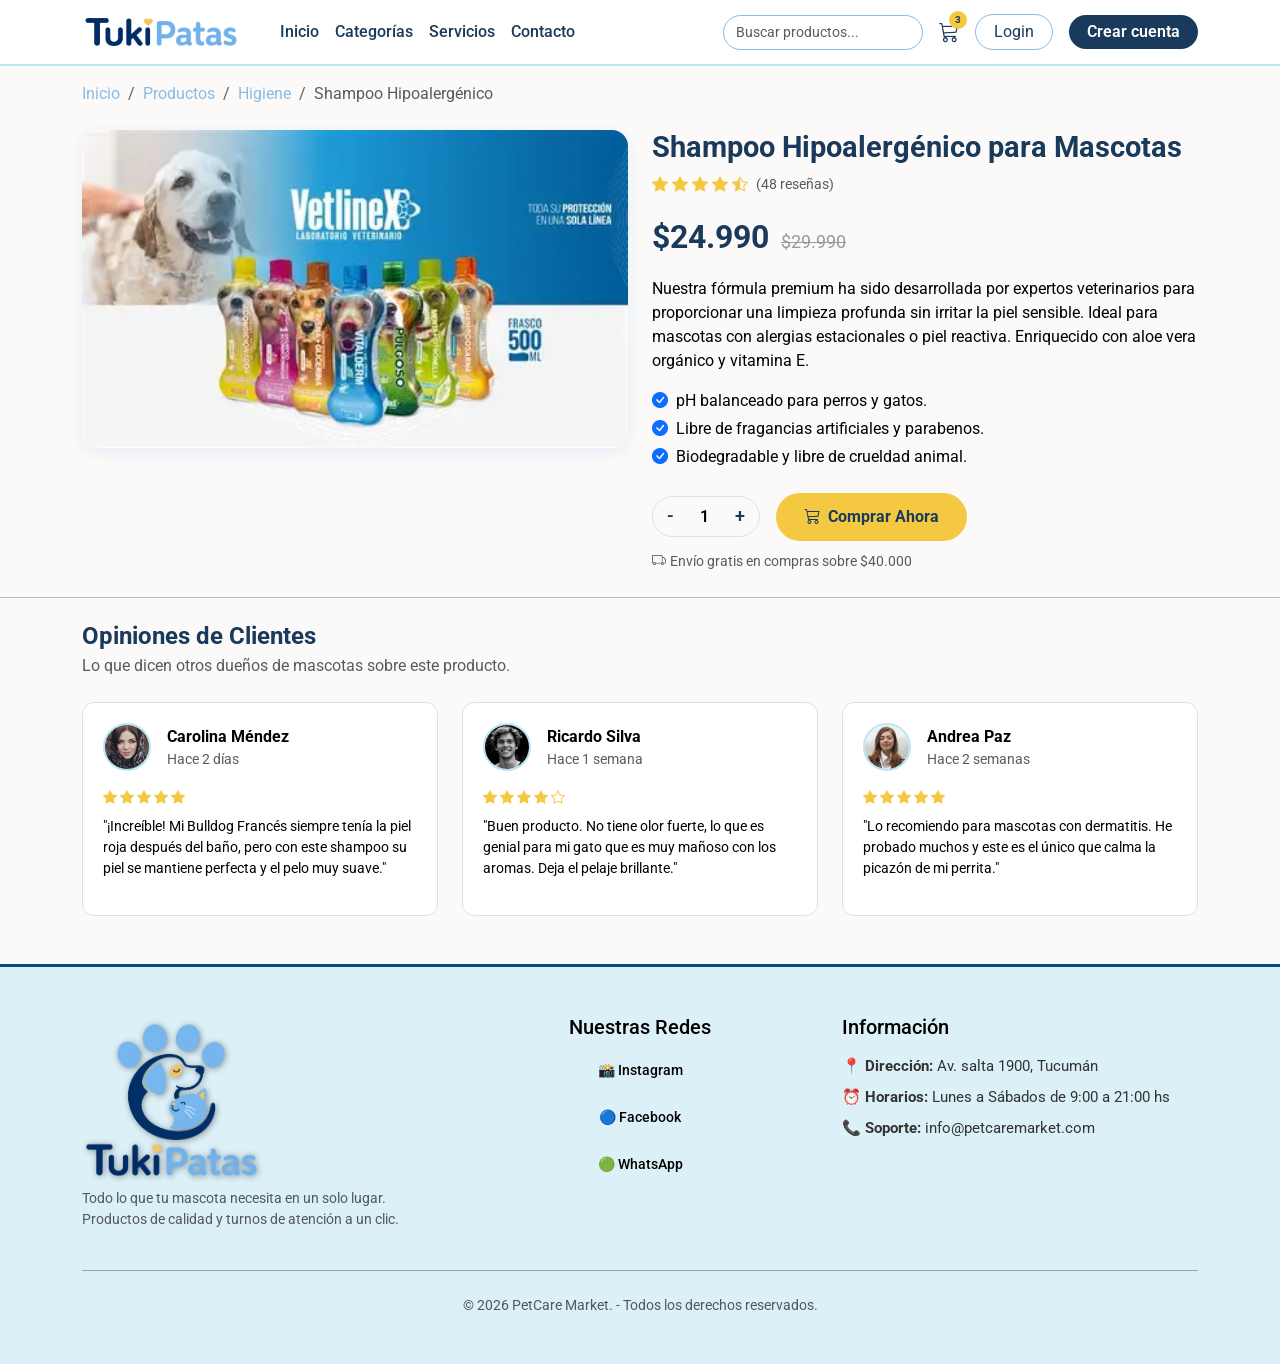
<file: pages/detalle-del-producto.html>
<!doctype html>
<html lang="es" data-bs-theme="light">
  <head>
    <meta charset="UTF-8" />
    <meta name="viewport" content="width=device-width, initial-scale=1.0" />
    <title>Shampoo Hipoalergénico - TukiPatas</title>
    <link
      rel="stylesheet"
      href="https://cdn.jsdelivr.net/npm/bootstrap@5.3.3/dist/css/bootstrap.min.css"
    />
    <link
      rel="stylesheet"
      href="https://cdn.jsdelivr.net/npm/bootstrap-icons@1.11.3/font/bootstrap-icons.min.css"
    />
    <link rel="stylesheet" href="../css/product-cart.css" />
    <link rel="stylesheet" href="../css/style.css"/>
  </head>
  <body>
    <!-- navbar -->
    <nav class="navbar navbar-expand-lg navbar-custom sticky-top">
      <div class="container">
        <a class="navbar-brand" href="../index.html">
          <img src="../img/logotipo.png" alt="TukiPatas" height="38" />
        </a>
        <button
          class="navbar-toggler"
          type="button"
          data-bs-toggle="collapse"
          data-bs-target="#navbarMain"
        >
          <span class="navbar-toggler-icon"></span>
        </button>
        <div class="collapse navbar-collapse" id="navbarMain">
          <ul class="navbar-nav me-auto ms-3">
            <li class="nav-item">
              <a class="nav-link" href="../index.html">Inicio</a>
            </li>
            <li class="nav-item">
              <a class="nav-link" href="./categorias.html">Categorías</a>
            </li>
            <li class="nav-item"><a class="nav-link" href="./servicios.html">Servicios</a></li>
            <li class="nav-item"><a class="nav-link" href="./contactos.html">Contacto</a></li>
          </ul>
          <div class="d-flex align-items-center gap-3">
            <input
              type="text"
              class="form-control search-input d-none d-lg-block"
              placeholder="Buscar productos..."
            />
            <a href="carrito.html" class="cart-btn position-relative">
              <i class="bi bi-cart3 fs-5"></i>
              <span class="cart-badge">3</span>
            </a>
            <a href="#" class="btn btn-outline-nav">Login</a>
            <a href="#" class="btn btn-primary-custom">Crear cuenta</a>
          </div>
        </div>
      </div>
    </nav>

    <!-- breadcrumb -->
    <div class="container mt-3">
      <nav aria-label="breadcrumb">
        <ol class="breadcrumb">
          <li class="breadcrumb-item"><a href="../index.html">Inicio</a></li>
          <li class="breadcrumb-item"><a href="#">Productos</a></li>
          <li class="breadcrumb-item"><a href="#">Higiene</a></li>
          <li class="breadcrumb-item active">Shampoo Hipoalergénico</li>
        </ol>
      </nav>
    </div>

    <!-- detalle del producto -->
    <section class="container my-4">
      <div class="row g-4">
        <!-- imagen -->
        <div class="col-12 col-md-6">
          <img
            src="../img/shampoo.jpg"
            alt="Shampoo Hipoalergénico"
            class="img-fluid rounded-4 w-100 product-img"
          />
        </div>

        <!-- info -->
        <div class="col-12 col-md-6">
          <h1 class="product-title">Shampoo Hipoalergénico para Mascotas</h1>

          <!-- estrellas -->
          <div class="d-flex align-items-center gap-2 mb-3">
            <span class="stars">
              <i class="bi bi-star-fill"></i>
              <i class="bi bi-star-fill"></i>
              <i class="bi bi-star-fill"></i>
              <i class="bi bi-star-fill"></i>
              <i class="bi bi-star-half"></i>
            </span>
            <span class="text-muted small">(48 reseñas)</span>
          </div>

          <!-- precio -->
          <div class="mb-3">
            <span class="price-current">$24.990</span>
            <span class="price-old ms-2">$29.990</span>
          </div>
          <!-- descripcion -->
          <p class="mb-3">
            Nuestra fórmula premium ha sido desarrollada por expertos
            veterinarios para proporcionar una limpieza profunda sin irritar la
            piel sensible. Ideal para mascotas con alergias estacionales o piel
            reactiva. Enriquecido con aloe vera orgánico y vitamina E.
          </p>

          <!-- caracteristicas -->
          <ul class="list-unstyled mb-4">
            <li class="mb-1">
              <i class="bi bi-check-circle-fill text-primary me-2"></i>pH
              balanceado para perros y gatos.
            </li>
            <li class="mb-1">
              <i class="bi bi-check-circle-fill text-primary me-2"></i>Libre de
              fragancias artificiales y parabenos.
            </li>
            <li class="mb-1">
              <i class="bi bi-check-circle-fill text-primary me-2"></i
              >Biodegradable y libre de crueldad animal.
            </li>
          </ul>

          <!-- cantidad y boton comprar -->
          <div class="d-flex align-items-center gap-3 flex-wrap mb-2">
            <div class="quantity-selector">
              <button class="qty-btn">-</button>
              <span>1</span>
              <button class="qty-btn">+</button>
            </div>
            <a href="carrito.html" class="btn btn-comprar">
              <i class="bi bi-cart3 me-2"></i>Comprar Ahora
            </a>
          </div>
          <small class="text-muted"
            ><i class="bi bi-truck me-1"></i>Envío gratis en compras sobre
            $40.000</small
          >
        </div>
      </div>
    </section>

    <hr class="my-4" />

    <!-- comentarios -->
    <section class="container mb-5">
      <h2 class="section-title mb-1">Opiniones de Clientes</h2>
      <p class="text-muted mb-4">
        Lo que dicen otros dueños de mascotas sobre este producto.
      </p>

      <div class="row g-4">
        <!-- comentario 1 -->
        <div class="col-12 col-md-4">
          <div class="review-card">
            <div class="d-flex align-items-center gap-3 mb-3">
              <img
                src="../img/review1.jpg"
                alt="Carolina"
                class="review-avatar"
              />
              <div>
                <strong>Carolina Méndez</strong>
                <p class="text-muted small mb-0">Hace 2 días</p>
              </div>
            </div>
            <div class="stars small mb-2">
              <i class="bi bi-star-fill"></i>
              <i class="bi bi-star-fill"></i>
              <i class="bi bi-star-fill"></i>
              <i class="bi bi-star-fill"></i>
              <i class="bi bi-star-fill"></i>
            </div>
            <p class="small">
              "¡Increíble! Mi Bulldog Francés siempre tenía la piel roja después
              del baño, pero con este shampoo su piel se mantiene perfecta y el
              pelo muy suave."
            </p>
          </div>
        </div>

        <!-- comentario 2 -->
        <div class="col-12 col-md-4">
          <div class="review-card">
            <div class="d-flex align-items-center gap-3 mb-3">
              <img
                src="../img/review2.jpg"
                alt="Ricardo"
                class="review-avatar"
              />
              <div>
                <strong>Ricardo Silva</strong>
                <p class="text-muted small mb-0">Hace 1 semana</p>
              </div>
            </div>
            <div class="stars small mb-2">
              <i class="bi bi-star-fill"></i>
              <i class="bi bi-star-fill"></i>
              <i class="bi bi-star-fill"></i>
              <i class="bi bi-star-fill"></i>
              <i class="bi bi-star"></i>
            </div>
            <p class="small">
              "Buen producto. No tiene olor fuerte, lo que es genial para mi
              gato que es muy mañoso con los aromas. Deja el pelaje brillante."
            </p>
          </div>
        </div>

        <!-- comentario 3 -->
        <div class="col-12 col-md-4">
          <div class="review-card">
            <div class="d-flex align-items-center gap-3 mb-3">
              <img
                src="../img/review3.jpg"
                alt="Andrea"
                class="review-avatar"
              />
              <div>
                <strong>Andrea Paz</strong>
                <p class="text-muted small mb-0">Hace 2 semanas</p>
              </div>
            </div>
            <div class="stars small mb-2">
              <i class="bi bi-star-fill"></i>
              <i class="bi bi-star-fill"></i>
              <i class="bi bi-star-fill"></i>
              <i class="bi bi-star-fill"></i>
              <i class="bi bi-star-fill"></i>
            </div>
            <p class="small">
              "Lo recomiendo para mascotas con dermatitis. He probado muchos y
              este es el único que calma la picazón de mi perrita."
            </p>
          </div>
        </div>
      </div>
    </section>
    <footer class="custom-footer py-5 mt-5">
    <div class="container">
      <div class="row text-center text-md-start gy-4">
        <div
          class="col-12 col-md-6 col-lg-4 d-flex flex-column justify-content-center align-items-center align-items-md-start"
        >
          <div class="footer-logo mb-2">
            <img
              src="../img/imagotipo.png"
              alt="Imagen logo TukiPatas"
              class="logo-footer"
            />
          </div>
          <p class="text-muted small text-center text-md-start">
            Todo lo que tu mascota necesita en un solo lugar. Productos de
            calidad y turnos de atención a un clic.
          </p>
        </div>
        <div
          class="col-12 col-md-6 col-lg-4 d-flex flex-column align-items-center"
        >
          <h5 class="font-weight-bold mb-3 text-custom">Nuestras Redes</h5>
          <div class="d-flex flex-column gap-2 text-center">
            <a href="error404.html" class="footer-link text-decoration-none"
              >📸 Instagram</a
            >
            <a href="error404.html" class="footer-link text-decoration-none"
              >🔵 Facebook</a
            >
            <a href="error404.html" class="footer-link text-decoration-none"
              >🟢 WhatsApp</a
            >
          </div>
        </div>

        <div
          class="col-12 col-md-12 col-lg-4 d-flex flex-column align-items-center align-items-lg-start"
        >
          <h5 class="font-weight-bold mb-3 text-custom">Información</h5>
          <ul class="list-unstyled text-center text-lg-start text-muted small">
            <li class="mb-2">
              📍 <strong>Dirección:</strong> Av. salta 1900, Tucumán
            </li>
            <li class="mb-2">
              ⏰ <strong>Horarios:</strong> Lunes a Sábados de 9:00 a 21:00 hs
            </li>
            <li class="mb-2">
              📞 <strong>Soporte:</strong> info@petcaremarket.com
            </li>
          </ul>
        </div>
      </div>
      <hr
        class="my-4"
        style="background-color: var(--color-titulo2); opacity: 0.3"
      />
      <div class="row">
        <div class="col-12 text-center text-muted small">
          <p class="mb-0">
            &copy; 2026 PetCare Market. - Todos los derechos reservados.
          </p>
        </div>
      </div>
    </div>
  </footer>
    <!-- bootstrap para el navbar en mobile -->
    <script src="https://cdn.jsdelivr.net/npm/bootstrap@5.3.3/dist/js/bootstrap.bundle.min.js"></script>
  </body>
</html>
</file>
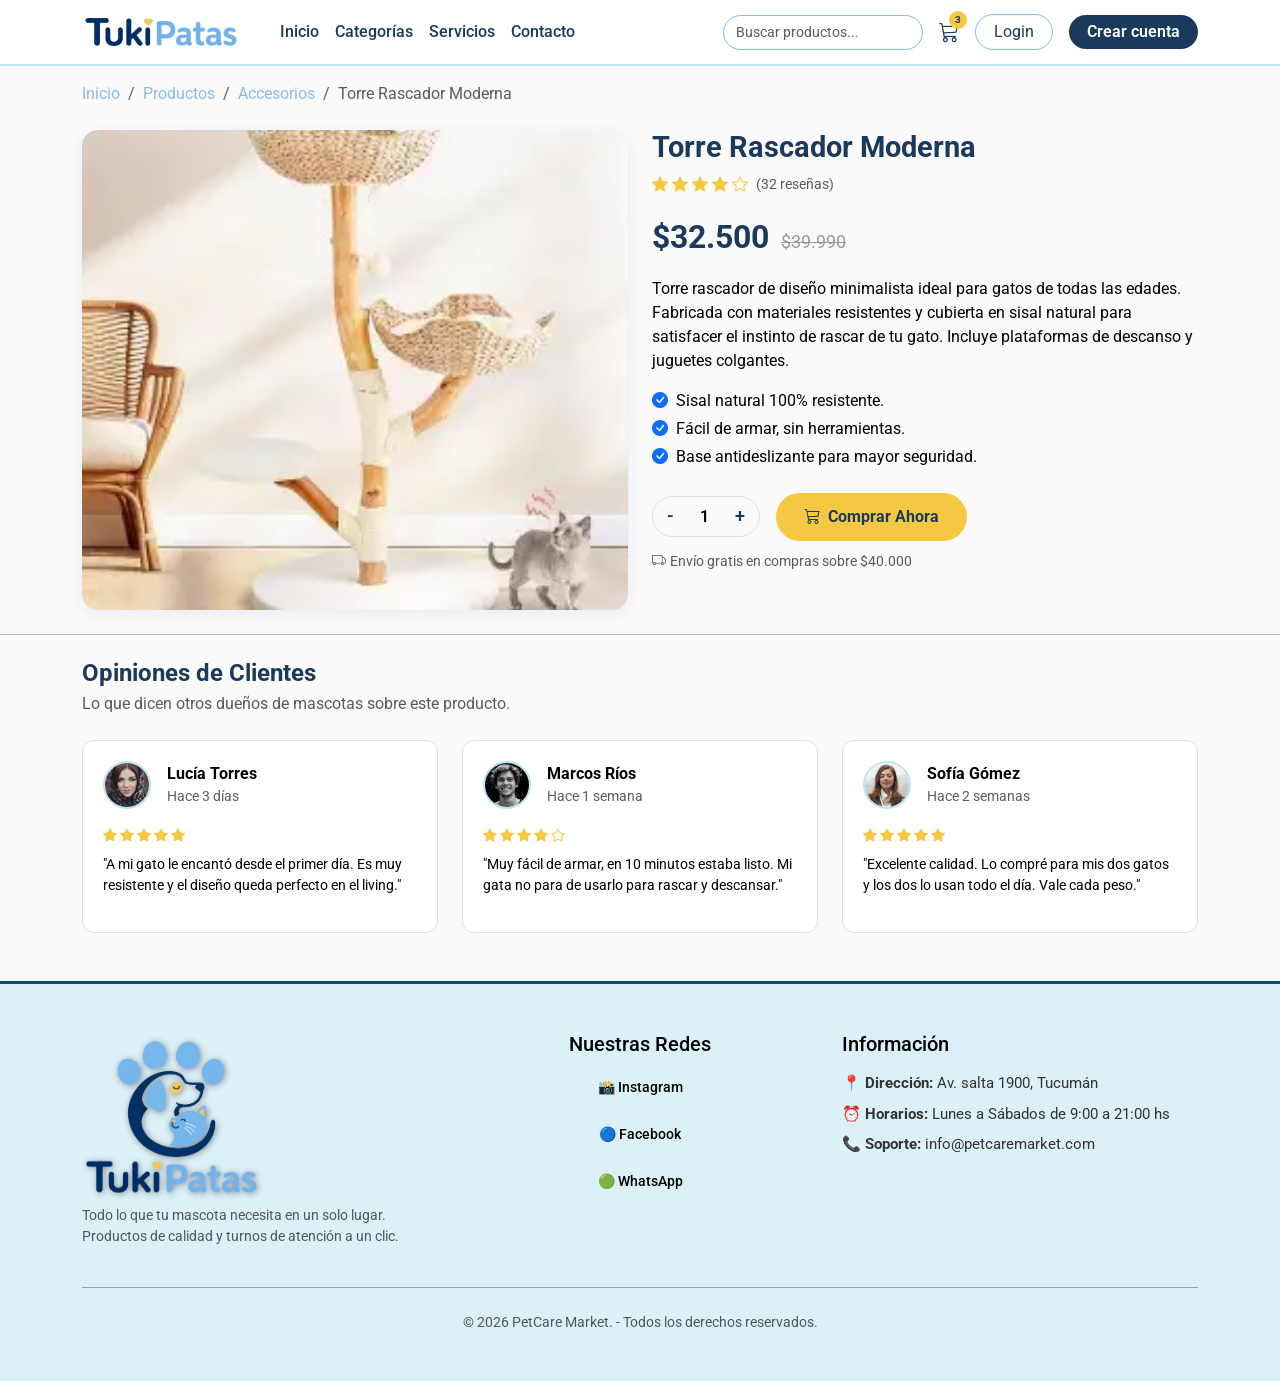
<file: pages/detalle-producto2.html>
<!doctype html>
<html lang="es" data-bs-theme="light">
  <head>
    <meta charset="UTF-8" />
    <meta name="viewport" content="width=device-width, initial-scale=1.0" />
    <title>Torre Rascador - TukiPatas</title>
    <link
      rel="stylesheet"
      href="https://cdn.jsdelivr.net/npm/bootstrap@5.3.3/dist/css/bootstrap.min.css"
    />
    <link
      rel="stylesheet"
      href="https://cdn.jsdelivr.net/npm/bootstrap-icons@1.11.3/font/bootstrap-icons.min.css"
    />
    <link rel="stylesheet" href="../css/product-cart2.css" />
    <link rel="stylesheet" href="../css/style.css"/>
  </head>
  <body>
    <!-- navbar -->
    <nav class="navbar navbar-expand-lg navbar-custom sticky-top">
      <div class="container">
        <a class="navbar-brand" href="../index.html">
          <img src="../img/logotipo.png" alt="TukiPatas" height="38" />
        </a>
        <button
          class="navbar-toggler"
          type="button"
          data-bs-toggle="collapse"
          data-bs-target="#navbarMain"
        >
          <span class="navbar-toggler-icon"></span>
        </button>
        <div class="collapse navbar-collapse" id="navbarMain">
          <ul class="navbar-nav me-auto ms-3">
            <li class="nav-item">
              <a class="nav-link" href="../index.html">Inicio</a>
            </li>
            <li class="nav-item">
              <a class="nav-link" href="./categorias.html">Categorías</a>
            </li>
            <li class="nav-item"><a class="nav-link" href="./servicios.html">Servicios</a></li>
            <li class="nav-item"><a class="nav-link" href="./contactos.html">Contacto</a></li>
          </ul>
          <div class="d-flex align-items-center gap-3">
            <input
              type="text"
              class="form-control search-input d-none d-lg-block"
              placeholder="Buscar productos..."
            />
            <a href="carrito.html" class="cart-btn position-relative">
              <i class="bi bi-cart3 fs-5"></i>
              <span class="cart-badge">3</span>
            </a>
            <a href="#" class="btn btn-outline-nav">Login</a>
            <a href="#" class="btn btn-primary-custom">Crear cuenta</a>
          </div>
        </div>
      </div>
    </nav>
    <!-- breadcrumb -->
    <div class="container mt-3">
      <nav aria-label="breadcrumb">
        <ol class="breadcrumb">
          <li class="breadcrumb-item"><a href="../index.html">Inicio</a></li>
          <li class="breadcrumb-item"><a href="#">Productos</a></li>
          <li class="breadcrumb-item"><a href="#">Accesorios</a></li>
          <li class="breadcrumb-item active">Torre Rascador Moderna</li>
        </ol>
      </nav>
    </div>
    <!-- detalle del producto -->
    <section class="container my-4">
      <div class="row g-4">
        <!-- imagen -->
        <div class="col-12 col-md-6">
          <img
            src="../img/rascador.jpg"
            alt="Torre Rascador Moderna"
            class="img-fluid rounded-4 w-100 product-img"
          />
        </div>

        <!-- info -->
        <div class="col-12 col-md-6">
          <h1 class="product-title">Torre Rascador Moderna</h1>

          <!-- estrellas -->
          <div class="d-flex align-items-center gap-2 mb-3">
            <span class="stars">
              <i class="bi bi-star-fill"></i>
              <i class="bi bi-star-fill"></i>
              <i class="bi bi-star-fill"></i>
              <i class="bi bi-star-fill"></i>
              <i class="bi bi-star"></i>
            </span>
            <span class="text-muted small">(32 reseñas)</span>
          </div>

          <!-- precio -->
          <div class="mb-3">
            <span class="price-current">$32.500</span>
            <span class="price-old ms-2">$39.990</span>
          </div>

          <!-- descripcion -->
          <p class="mb-3">
            Torre rascador de diseño minimalista ideal para gatos de todas las
            edades. Fabricada con materiales resistentes y cubierta en sisal
            natural para satisfacer el instinto de rascar de tu gato. Incluye
            plataformas de descanso y juguetes colgantes.
          </p>

          <!-- caracteristicas -->
          <ul class="list-unstyled mb-4">
            <li class="mb-1">
              <i class="bi bi-check-circle-fill text-primary me-2"></i>Sisal
              natural 100% resistente.
            </li>
            <li class="mb-1">
              <i class="bi bi-check-circle-fill text-primary me-2"></i>Fácil de
              armar, sin herramientas.
            </li>
            <li class="mb-1">
              <i class="bi bi-check-circle-fill text-primary me-2"></i>Base
              antideslizante para mayor seguridad.
            </li>
          </ul>
          <!-- cantidad y boton comprar -->
          <div class="d-flex align-items-center gap-3 flex-wrap mb-2">
            <div class="quantity-selector">
              <button class="qty-btn">-</button>
              <span>1</span>
              <button class="qty-btn">+</button>
            </div>
            <a href="carrito.html" class="btn btn-comprar">
              <i class="bi bi-cart3 me-2"></i>Comprar Ahora
            </a>
          </div>
          <small class="text-muted"
            ><i class="bi bi-truck me-1"></i>Envío gratis en compras sobre
            $40.000</small
          >
        </div>
      </div>
    </section>
    <hr class="my-4" />

    <!-- comentarios -->
    <section class="container mb-5">
      <h2 class="section-title mb-1">Opiniones de Clientes</h2>
      <p class="text-muted mb-4">
        Lo que dicen otros dueños de mascotas sobre este producto.
      </p>

      <div class="row g-4">
        <!-- comentario 1 -->
        <div class="col-12 col-md-4">
          <div class="review-card">
            <div class="d-flex align-items-center gap-3 mb-3">
              <img src="../img/review1.jpg" alt="Lucia" class="review-avatar" />
              <div>
                <strong>Lucía Torres</strong>
                <p class="text-muted small mb-0">Hace 3 días</p>
              </div>
            </div>
            <div class="stars small mb-2">
              <i class="bi bi-star-fill"></i>
              <i class="bi bi-star-fill"></i>
              <i class="bi bi-star-fill"></i>
              <i class="bi bi-star-fill"></i>
              <i class="bi bi-star-fill"></i>
            </div>
            <p class="small">
              "A mi gato le encantó desde el primer día. Es muy resistente y el
              diseño queda perfecto en el living."
            </p>
          </div>
        </div>

        <!-- comentario 2 -->
        <div class="col-12 col-md-4">
          <div class="review-card">
            <div class="d-flex align-items-center gap-3 mb-3">
              <img
                src="../img/review2.jpg"
                alt="Marcos"
                class="review-avatar"
              />
              <div>
                <strong>Marcos Ríos</strong>
                <p class="text-muted small mb-0">Hace 1 semana</p>
              </div>
            </div>
            <div class="stars small mb-2">
              <i class="bi bi-star-fill"></i>
              <i class="bi bi-star-fill"></i>
              <i class="bi bi-star-fill"></i>
              <i class="bi bi-star-fill"></i>
              <i class="bi bi-star"></i>
            </div>
            <p class="small">
              "Muy fácil de armar, en 10 minutos estaba listo. Mi gata no para
              de usarlo para rascar y descansar."
            </p>
          </div>
        </div>

        <!-- comentario 3 -->
        <div class="col-12 col-md-4">
          <div class="review-card">
            <div class="d-flex align-items-center gap-3 mb-3">
              <img src="../img/review3.jpg" alt="Sofia" class="review-avatar" />
              <div>
                <strong>Sofía Gómez</strong>
                <p class="text-muted small mb-0">Hace 2 semanas</p>
              </div>
            </div>
            <div class="stars small mb-2">
              <i class="bi bi-star-fill"></i>
              <i class="bi bi-star-fill"></i>
              <i class="bi bi-star-fill"></i>
              <i class="bi bi-star-fill"></i>
              <i class="bi bi-star-fill"></i>
            </div>
            <p class="small">
              "Excelente calidad. Lo compré para mis dos gatos y los dos lo usan
              todo el día. Vale cada peso."
            </p>
          </div>
        </div>
      </div>
    </section>
    <!-- footer -->
    <footer class="custom-footer py-5 mt-5">
      <div class="container">
        <div class="row text-center text-md-start gy-4">
          <div
                  class="col-12 col-md-6 col-lg-4 d-flex flex-column justify-content-center align-items-center align-items-md-start"
          >
            <div class="footer-logo mb-2">
              <img src="../img/imagotipo.png" alt="Imagen logo TukiPatas" class="logo-footer">
            </div>
            <p class="text-muted small text-center text-md-start">
              Todo lo que tu mascota necesita en un solo lugar. Productos de
              calidad y turnos de atención a un clic.
            </p>
          </div>

          <div
                  class="col-12 col-md-6 col-lg-4 d-flex flex-column align-items-center"
          >
            <h5 class="font-weight-bold mb-3 text-custom">Nuestras Redes</h5>
            <div class="d-flex flex-column gap-2 text-center">
              <a href="error404.html" class="footer-link text-decoration-none"
              >📸 Instagram</a
              >
              <a href="error404.html" class="footer-link text-decoration-none"
              >🔵 Facebook</a
              >
              <a href="error404.html" class="footer-link text-decoration-none"
              >🟢 WhatsApp</a
              >
            </div>
          </div>

          <div
                  class="col-12 col-md-12 col-lg-4 d-flex flex-column align-items-center align-items-lg-start"
          >
            <h5 class="font-weight-bold mb-3 text-custom">Información</h5>
            <ul
                    class="list-unstyled text-center text-lg-start text-muted small"
            >
              <li class="mb-2">
                📍 <strong>Dirección:</strong> Av. salta 1900, Tucumán
              </li>
              <li class="mb-2">
                ⏰ <strong>Horarios:</strong> Lunes a Sábados de 9:00 a 21:00 hs
              </li>
              <li class="mb-2">
                📞 <strong>Soporte:</strong> info@petcaremarket.com
              </li>
            </ul>
          </div>
        </div>
        <hr
                class="my-4"
                style="background-color: var(--color-titulo2); opacity: 0.3"
        />
        <div class="row">
          <div class="col-12 text-center text-muted small">
            <p class="mb-0">
              &copy; 2026 PetCare Market. - Todos los derechos reservados.
            </p>
          </div>
        </div>
      </div>
    </footer>
    <!-- bootstrap para el navbar en mobile -->
    <script src="https://cdn.jsdelivr.net/npm/bootstrap@5.3.3/dist/js/bootstrap.bundle.min.js"></script>
  </body>
</html>
</file>
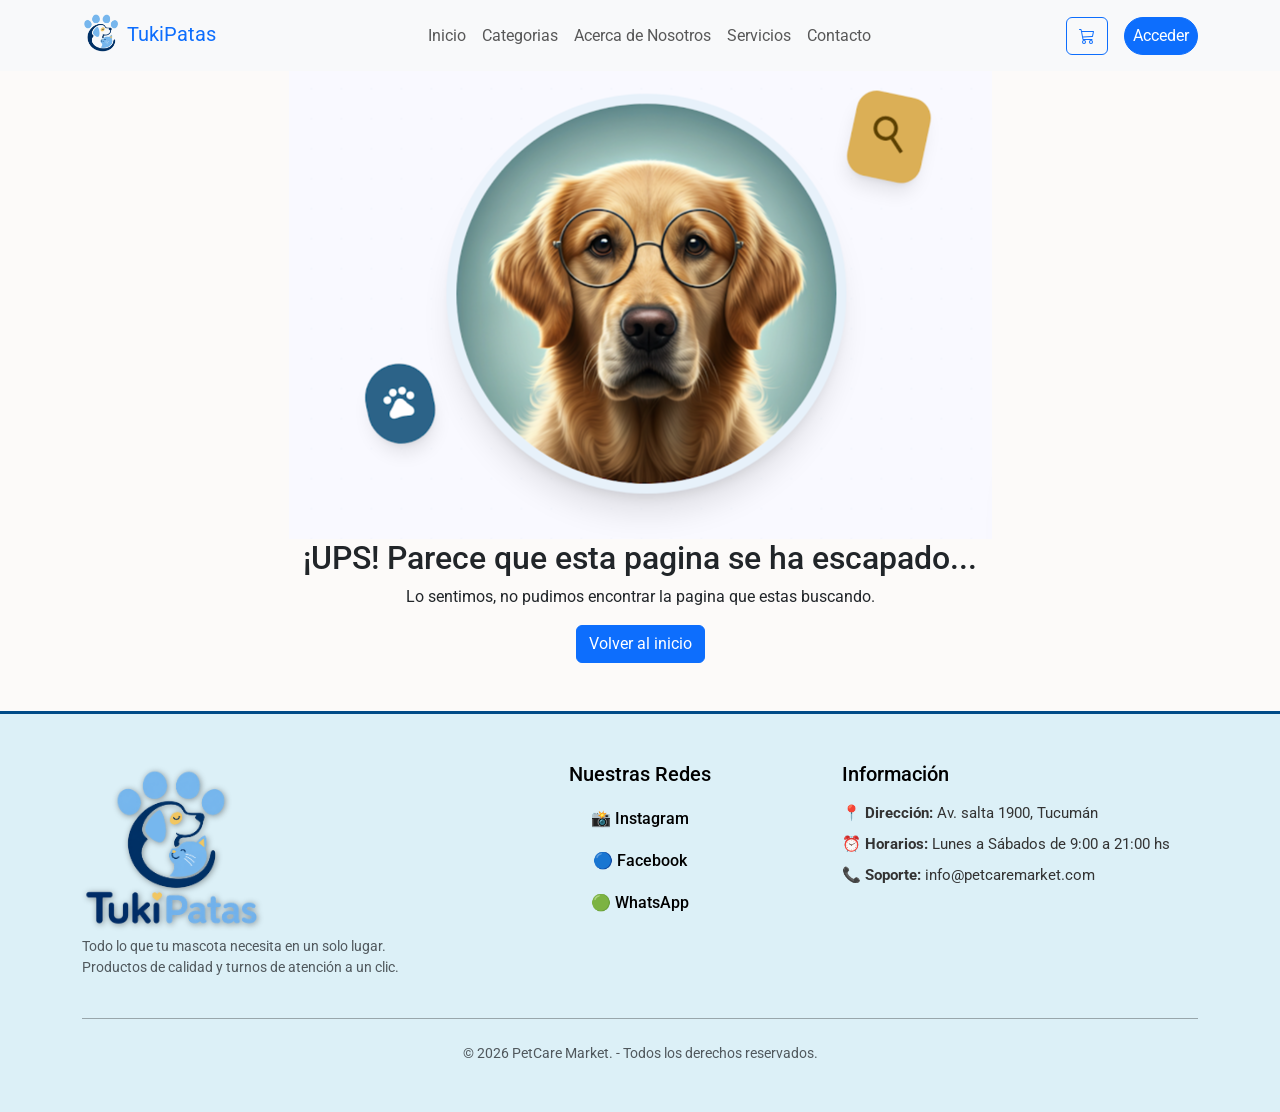
<file: pages/error404.html>
<!doctype html>
<html lang="es" data-bs-theme="light">
  <head>
    <meta charset="UTF-8" />
    <meta name="viewport" content="width=device-width, initial-scale=1.0" />
    <meta name="description" content="pagina error404" />
    <meta name="author" content="" />
    <link
      href="https://cdn.jsdelivr.net/npm/bootstrap@5.3.8/dist/css/bootstrap.min.css"
      rel="stylesheet"
      integrity="sha384-sRIl4kxILFvY47J16cr9ZwB07vP4J8+LH7qKQnuqkuIAvNWLzeN8tE5YBujZqJLB"
      crossorigin="anonymous"
    />
    <link rel="stylesheet" href="../css/style.css"/>
    <title>Error</title>
  </head>
  <body>
    <header class="sticky-top">
      <nav class="navbar navbar-expand-lg bg-body-tertiary">
        <!--logo de pagina-->
        <div class="container">
          <a class="navbar-brand text-primary" href="../index.html">
            <img src="../img/logos/isotipo.png" class="imgLogo2" alt=""/>
            TukiPatas
          </a>
          <button class="navbar-toggler" type="button" data-bs-toggle="collapse" data-bs-target="#navbarSupportedContent" aria-controls="navbarSupportedContent" aria-expanded="false" aria-label="Toggle navigation">
            <span class="navbar-toggler-icon"></span>
          </button>
          <!--links de paginas-->
          <div class="collapse navbar-collapse" id="navbarSupportedContent">
            <ul class="navbar-nav mx-auto mb-2 mb-lg-0">
              <li class="nav-item">
                <a class="nav-link" aria-current="page" href="../index.html" >Inicio</a>
              </li>
              <li class="nav-item">
                <a class="nav-link " href="./categorias.html">Categorias</a>
              </li>
              <li class="nav-item">
                <a class="nav-link" href="./nosotros.html">Acerca de Nosotros</a>
              </li>
              <li class="nav-item">
                <a class="nav-link" href="./servicios.html">Servicios</a>
              </li>
              <li class="nav-item">
                <a class="nav-link" href="./contactos.html">Contacto</a>
              </li>
            </ul>
          </div>
          <div class="d-flex align-items-center gap-3">
            <!--carrito-->
            <a href="./carrito.html" class="btn btn-outline-primary" role="button">
              <svg xmlns="http://www.w3.org/2000/svg" width="16" height="16" fill="currentColor" class="bi bi-cart3" viewBox="0 0 16 16">
                <path d="M0 1.5A.5.5 0 0 1 .5 1H2a.5.5 0 0 1 .485.379L2.89 3H14.5a.5.5 0 0 1 .49.598l-1 5a.5.5 0 0 1-.465.401l-9.397.472L4.415 11H13a.5.5 0 0 1 0 1H4a.5.5 0 0 1-.491-.408L2.01 3.607 1.61 2H.5a.5.5 0 0 1-.5-.5M3.102 4l.84 4.479 9.144-.459L13.89 4zM5 12a2 2 0 1 0 0 4 2 2 0 0 0 0-4m7 0a2 2 0 1 0 0 4 2 2 0 0 0 0-4m-7 1a1 1 0 1 1 0 2 1 1 0 0 1 0-2m7 0a1 1 0 1 1 0 2 1 1 0 0 1 0-2"/>
              </svg>
            </a>
            <!--login-->
            <a href="#" class="btn btn-primary rounded-pill px-2">Acceder</a>
          </div>
        </div>
      </nav>
    </header>
    <main>
      <div class="container text-center">
        <img
          src="../img/imagen-error/7_error_404_tukipatas_flujo_completo.png"
          class="img-fluid"
          alt="bannerError"
        />
        <div>
          <h2>¡UPS! Parece que esta pagina se ha escapado...</h2>
          <p>Lo sentimos, no pudimos encontrar la pagina que estas buscando.</p>
          <a class="btn btn-primary" href="../index.html" role="button"
            >Volver al inicio</a
          >
        </div>
      </div>
    </main>
    <footer class="custom-footer py-5 mt-5">
      <div class="container">
        <div class="row text-center text-md-start gy-4">
          <div
                  class="col-12 col-md-6 col-lg-4 d-flex flex-column justify-content-center align-items-center align-items-md-start"
          >
            <div class="footer-logo mb-2">
              <img src="../img/imagotipo.png" alt="Imagen logo TukiPatas" class="logo-footer">
            </div>
            <p class="text-muted small text-center text-md-start">
              Todo lo que tu mascota necesita en un solo lugar. Productos de
              calidad y turnos de atención a un clic.
            </p>
          </div>

          <div
                  class="col-12 col-md-6 col-lg-4 d-flex flex-column align-items-center"
          >
            <h5 class="font-weight-bold mb-3 text-custom">Nuestras Redes</h5>
            <div class="d-flex flex-column gap-2 text-center">
              <a href="error404.html" class="footer-link text-decoration-none"
              >📸 Instagram</a
              >
              <a href="error404.html" class="footer-link text-decoration-none"
              >🔵 Facebook</a
              >
              <a href="error404.html" class="footer-link text-decoration-none"
              >🟢 WhatsApp</a
              >
            </div>
          </div>

          <div
                  class="col-12 col-md-12 col-lg-4 d-flex flex-column align-items-center align-items-lg-start"
          >
            <h5 class="font-weight-bold mb-3 text-custom">Información</h5>
            <ul
                    class="list-unstyled text-center text-lg-start text-muted small"
            >
              <li class="mb-2">
                📍 <strong>Dirección:</strong> Av. salta 1900, Tucumán
              </li>
              <li class="mb-2">
                ⏰ <strong>Horarios:</strong> Lunes a Sábados de 9:00 a 21:00 hs
              </li>
              <li class="mb-2">
                📞 <strong>Soporte:</strong> info@petcaremarket.com
              </li>
            </ul>
          </div>
        </div>
        <hr
                class="my-4"
                style="background-color: var(--color-titulo2); opacity: 0.3"
        />
        <div class="row">
          <div class="col-12 text-center text-muted small">
            <p class="mb-0">
              &copy; 2026 PetCare Market. - Todos los derechos reservados.
            </p>
          </div>
        </div>
      </div>
    </footer>
    <script
      src="https://cdn.jsdelivr.net/npm/bootstrap@5.3.8/dist/js/bootstrap.bundle.min.js"
      integrity="sha384-FKyoEForCGlyvwx9Hj09JcYn3nv7wiPVlz7YYwJrWVcXK/BmnVDxM+D2scQbITxI"
      crossorigin="anonymous"
    ></script>
  </body>
</html>
</file>
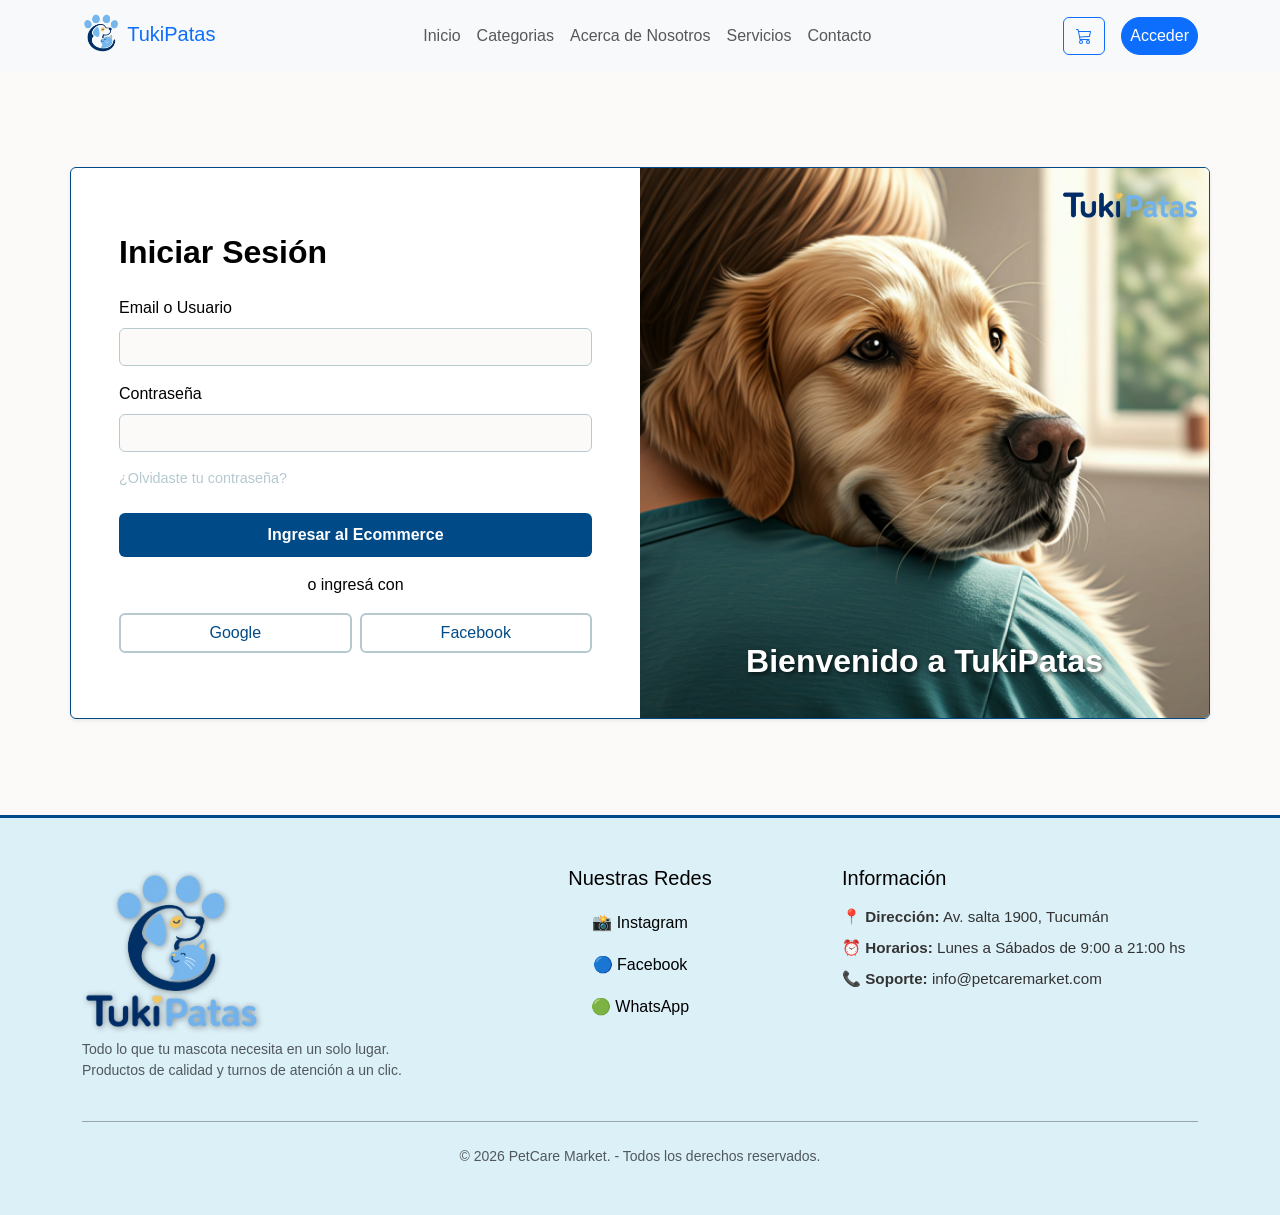
<file: pages/login.html>
<!doctype html>
<html lang="es">
  <head>
    <meta charset="UTF-8" />
    <meta name="viewport" content="width=device-width, initial-scale=1.0" />
    <title>Iniciar Sesión</title>
    <link
      rel="stylesheet"
      href="https://cdn.jsdelivr.net/npm/bootstrap@5.3.3/dist/css/bootstrap.min.css"
    />
    <link rel="stylesheet" href="../css/style.css" />
    <link rel="stylesheet" href="../css/login-registro.css" />
  </head>
  <body>
  <header class="sticky-top">
    <nav class="navbar navbar-expand-lg bg-body-tertiary">
      <!--logo de pagina-->
      <div class="container">
        <a class="navbar-brand text-primary" href="../index.html">
          <img src="../img/logos/isotipo.png" class="imgLogo2" alt=""/>
          TukiPatas
        </a>
        <button class="navbar-toggler" type="button" data-bs-toggle="collapse" data-bs-target="#navbarSupportedContent" aria-controls="navbarSupportedContent" aria-expanded="false" aria-label="Toggle navigation">
          <span class="navbar-toggler-icon"></span>
        </button>
        <!--links de paginas-->
        <div class="collapse navbar-collapse" id="navbarSupportedContent">
          <ul class="navbar-nav mx-auto mb-2 mb-lg-0">
            <li class="nav-item">
              <a class="nav-link" aria-current="page" href="../index.html" >Inicio</a>
            </li>
            <li class="nav-item">
              <a class="nav-link " href="./categorias.html">Categorias</a>
            </li>
            <li class="nav-item">
              <a class="nav-link" href="./nosotros.html">Acerca de Nosotros</a>
            </li>
            <li class="nav-item">
              <a class="nav-link" href="./servicios.html">Servicios</a>
            </li>
            <li class="nav-item">
              <a class="nav-link" href="./contactos.html">Contacto</a>
            </li>
          </ul>
        </div>
        <div class="d-flex align-items-center gap-3">
          <!--carrito-->
          <a href="./carrito.html" class="btn btn-outline-primary" role="button">
            <svg xmlns="http://www.w3.org/2000/svg" width="16" height="16" fill="currentColor" class="bi bi-cart3" viewBox="0 0 16 16">
              <path d="M0 1.5A.5.5 0 0 1 .5 1H2a.5.5 0 0 1 .485.379L2.89 3H14.5a.5.5 0 0 1 .49.598l-1 5a.5.5 0 0 1-.465.401l-9.397.472L4.415 11H13a.5.5 0 0 1 0 1H4a.5.5 0 0 1-.491-.408L2.01 3.607 1.61 2H.5a.5.5 0 0 1-.5-.5M3.102 4l.84 4.479 9.144-.459L13.89 4zM5 12a2 2 0 1 0 0 4 2 2 0 0 0 0-4m7 0a2 2 0 1 0 0 4 2 2 0 0 0 0-4m-7 1a1 1 0 1 1 0 2 1 1 0 0 1 0-2m7 0a1 1 0 1 1 0 2 1 1 0 0 1 0-2"/>
            </svg>
          </a>
          <!--login-->
          <a href="#" class="btn btn-primary rounded-pill px-2">Acceder</a>
        </div>
      </div>
    </nav>
  </header>
  <main>
    <section class="container my-5 py-5 login-section">
      <div
        class="row align-items-center bg-white rounded shadow-sm overflow-hidden"
        style="border: 1px solid var(--color-titulo)"
      >
        <div class="col-md-6 p-4 p-md-5">
          <h2 class="mb-4 fw-bold">Iniciar Sesión</h2>
          <form action="404.html" method="GET">
            <div class="mb-3">
              <label for="loginEmail" class="form-label text-custom"
                >Email o Usuario</label
              >
              <input
                type="email"
                class="form-control input-custom"
                id="loginEmail"
                required
              />
            </div>

            <div class="mb-3">
              <label for="loginPassword" class="form-label text-custom"
                >Contraseña</label
              >
              <input
                type="password"
                class="form-control input-custom"
                id="loginPassword"
                required
              />
            </div>

            <div class="d-flex justify-content-between align-items-center mb-4">
              <a href="error404.html" class="text-decoration-none recover-link"
                >¿Olvidaste tu contraseña?</a
              >
            </div>

            <button type="submit" class="btn btn-primary-custom w-100 mb-3">
              Ingresar al Ecommerce
            </button>

            <div class="text-center mb-3 text-custom">o ingresá con</div>
            <div class="d-flex gap-2">
              <button type="button" class="btn btn-outline-custom w-100">
                Google
              </button>
              <button type="button" class="btn btn-outline-custom w-100">
                Facebook
              </button>
            </div>
          </form>
        </div>

        <div
          class="col-md-6 p-0 d-none d-md-block position-relative"
          style="height: 550px"
        >
          <img
            src="../img/inicio-sesion-perrito.png"
            alt="Cachorro PetCare"
            class="img-fluid w-100 h-100"
            style="object-fit: cover"
          />
          <h2 class="text-bienvenida-foto">Bienvenido a TukiPatas</h2>
          <img
            src="../img/logotipo.png"
            alt="logo TukiPatas"
            class="logo-overlay"
          />
        </div>
      </div>
    </section>
  </main>
  </body>
  <footer class="custom-footer py-5 mt-5">
    <div class="container">
      <div class="row text-center text-md-start gy-4">
        <div
          class="col-12 col-md-6 col-lg-4 d-flex flex-column justify-content-center align-items-center align-items-md-start"
        >
          <div class="footer-logo mb-2">
            <img
              src="../img/imagotipo.png"
              alt="Imagen logo TukiPatas"
              class="logo-footer"
            />
          </div>
          <p class="text-muted small text-center text-md-start">
            Todo lo que tu mascota necesita en un solo lugar. Productos de
            calidad y turnos de atención a un clic.
          </p>
        </div>
        <div
          class="col-12 col-md-6 col-lg-4 d-flex flex-column align-items-center"
        >
          <h5 class="font-weight-bold mb-3 text-custom">Nuestras Redes</h5>
          <div class="d-flex flex-column gap-2 text-center">
            <a href="error404.html" class="footer-link text-decoration-none"
              >📸 Instagram</a
            >
            <a href="error404.html" class="footer-link text-decoration-none"
              >🔵 Facebook</a
            >
            <a href="error404.html" class="footer-link text-decoration-none"
              >🟢 WhatsApp</a
            >
          </div>
        </div>

        <div
          class="col-12 col-md-12 col-lg-4 d-flex flex-column align-items-center align-items-lg-start"
        >
          <h5 class="font-weight-bold mb-3 text-custom">Información</h5>
          <ul class="list-unstyled text-center text-lg-start text-muted small">
            <li class="mb-2">
              📍 <strong>Dirección:</strong> Av. salta 1900, Tucumán
            </li>
            <li class="mb-2">
              ⏰ <strong>Horarios:</strong> Lunes a Sábados de 9:00 a 21:00 hs
            </li>
            <li class="mb-2">
              📞 <strong>Soporte:</strong> info@petcaremarket.com
            </li>
          </ul>
        </div>
      </div>
      <hr
        class="my-4"
        style="background-color: var(--color-titulo2); opacity: 0.3"
      />
      <div class="row">
        <div class="col-12 text-center text-muted small">
          <p class="mb-0">
            &copy; 2026 PetCare Market. - Todos los derechos reservados.
          </p>
        </div>
      </div>
    </div>
  </footer>
</html>
</file>
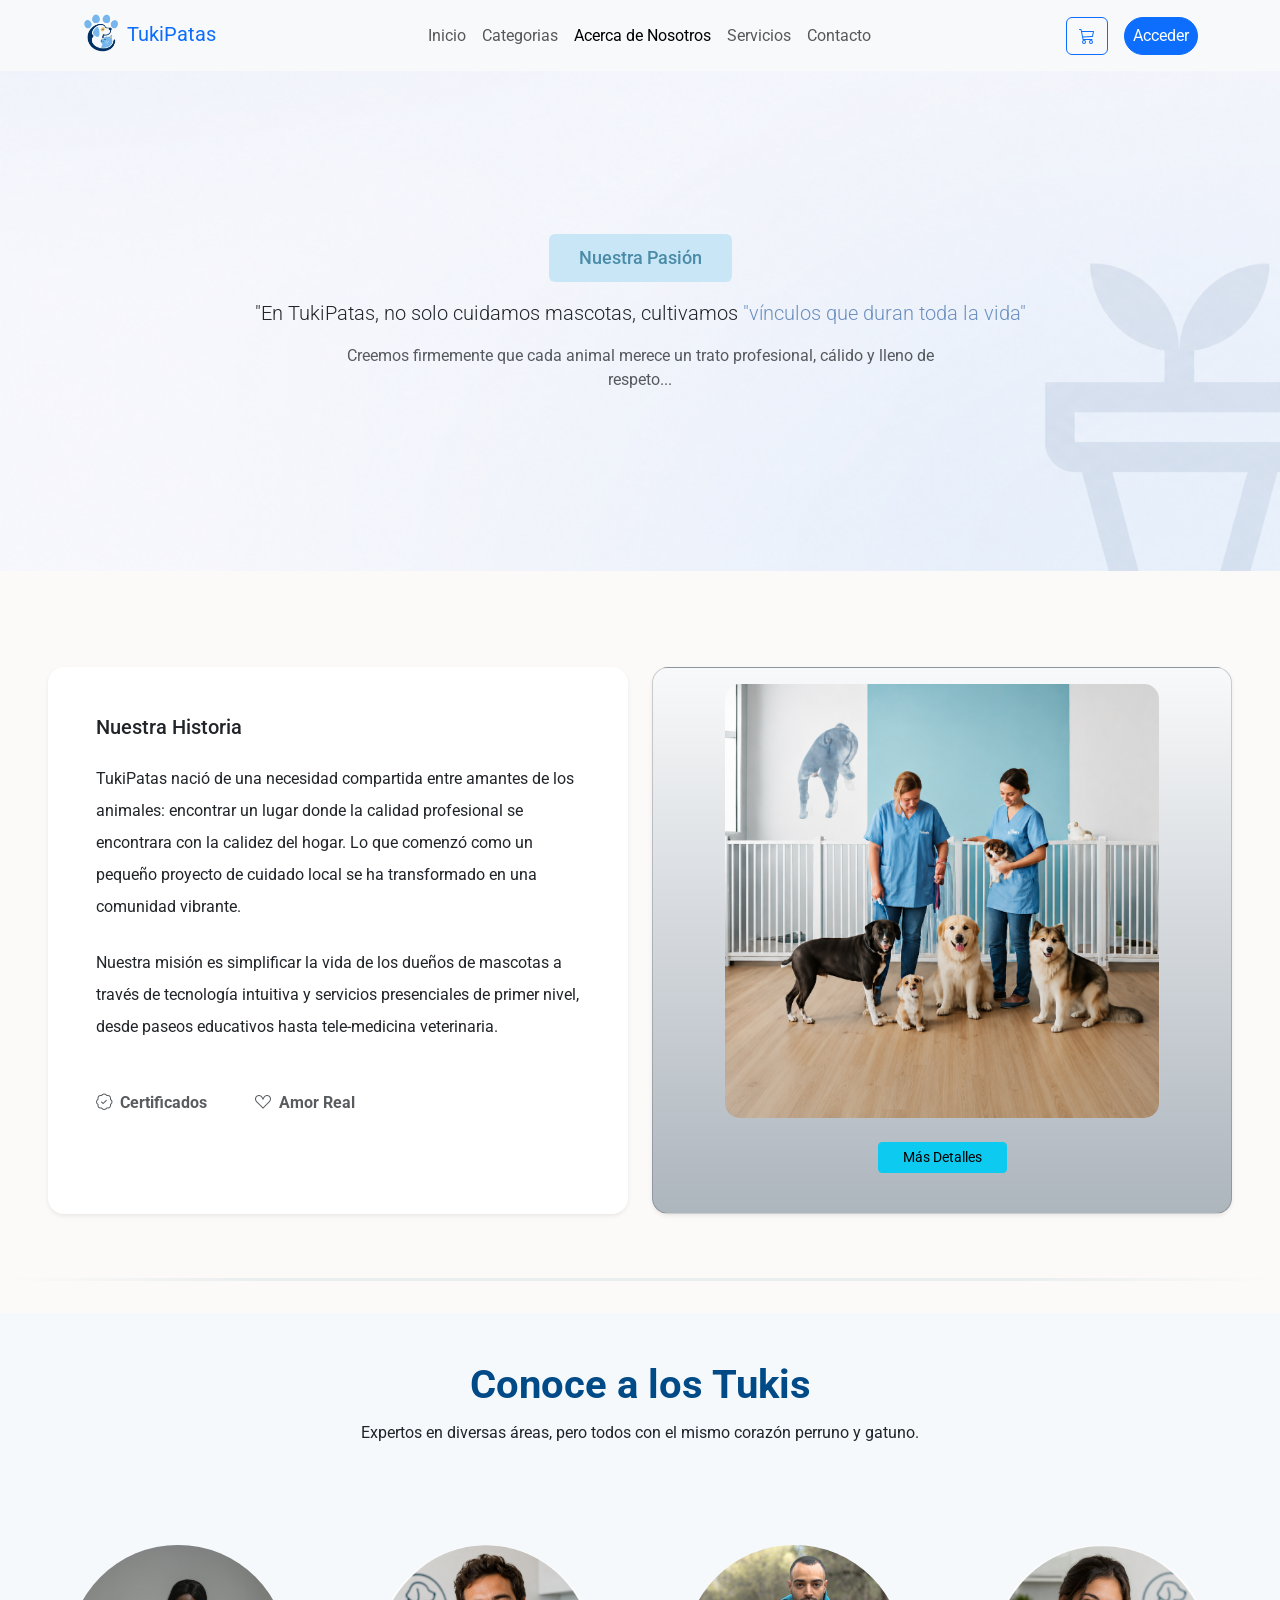
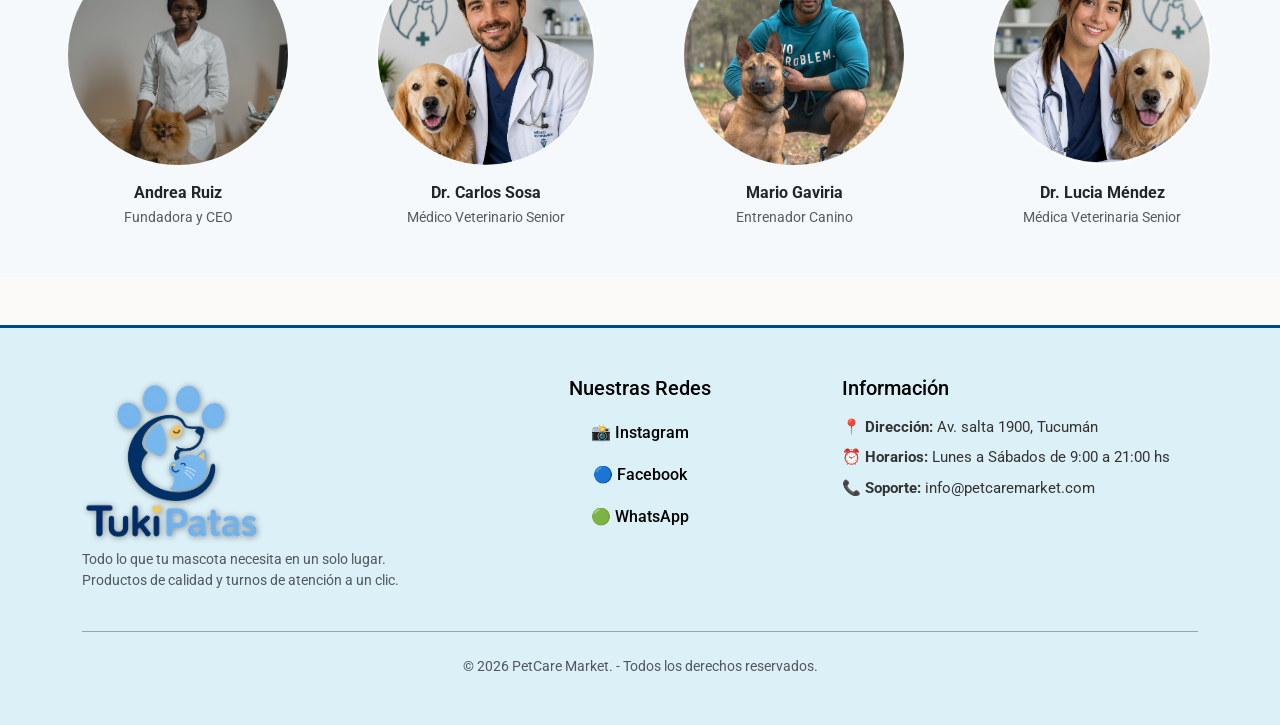
<file: pages/nosotros.html>
<!doctype html>
<html lang="es" data-bs-theme="light" xmlns="http://www.w3.org/1999/html" xmlns="http://www.w3.org/1999/html">
<head>
    <meta charset="UTF-8"/>
    <meta name="viewport" content="width=device-width, initial-scale=1.0"/>
    <meta name="description" content=""/>
    <meta name="author" content=""/>
    <link href="https://cdn.jsdelivr.net/npm/bootstrap@5.3.8/dist/css/bootstrap.min.css" rel="stylesheet"
          integrity="sha384-sRIl4kxILFvY47J16cr9ZwB07vP4J8+LH7qKQnuqkuIAvNWLzeN8tE5YBujZqJLB"
          crossorigin="anonymous"/>
    <link rel="stylesheet" href="../css/style.css"/>
    <title>Acerca de Nosotros</title>
</head>
<body>
<header class="sticky-top">
    <nav class="navbar navbar-expand-lg bg-body-tertiary">
        <!--logo de pagina-->
        <div class="container">
            <a class="navbar-brand text-primary" href="../index.html">
                <img src="../img/logos/isotipo.png" class="imgLogo2" alt=""/>
                TukiPatas</a
            >
            <button
                    class="navbar-toggler" type="button" data-bs-toggle="collapse"
                    data-bs-target="#navbarSupportedContent" aria-controls="navbarSupportedContent"
                    aria-expanded="false" aria-label="Toggle navigation">
                <span class="navbar-toggler-icon"></span>
            </button>
            <!--links de paginas-->
            <div class="collapse navbar-collapse" id="navbarSupportedContent">
                <ul class="navbar-nav mx-auto mb-2 mb-lg-0">
                    <li class="nav-item">
                        <a class="nav-link" aria-current="page" href="../index.html">Inicio</a>
                    </li>
                    <li class="nav-item">
                        <a class="nav-link" href="./categorias.html">Categorias</a>
                    </li>
                    <li class="nav-item">
                        <a class="nav-link  active" href="./nosotros.html">Acerca de Nosotros</a>
                    </li>
                    <li class="nav-item">
                        <a class="nav-link" href="./servicios.html">Servicios</a>
                    </li>
                    <li class="nav-item">
                        <a class="nav-link" href="./contactos.html">Contacto</a>
                    </li>
                </ul>
            </div>
            <div class="d-flex align-items-center gap-3">
                <!--carrito-->
                <a href="./carrito.html" class="btn btn-outline-primary" role="button">
                    <svg xmlns="http://www.w3.org/2000/svg" width="16" height="16" fill="currentColor" class="bi bi-cart3" viewBox="0 0 16 16">
                        <path d="M0 1.5A.5.5 0 0 1 .5 1H2a.5.5 0 0 1 .485.379L2.89 3H14.5a.5.5 0 0 1 .49.598l-1 5a.5.5 0 0 1-.465.401l-9.397.472L4.415 11H13a.5.5 0 0 1 0 1H4a.5.5 0 0 1-.491-.408L2.01 3.607 1.61 2H.5a.5.5 0 0 1-.5-.5M3.102 4l.84 4.479 9.144-.459L13.89 4zM5 12a2 2 0 1 0 0 4 2 2 0 0 0 0-4m7 0a2 2 0 1 0 0 4 2 2 0 0 0 0-4m-7 1a1 1 0 1 1 0 2 1 1 0 0 1 0-2m7 0a1 1 0 1 1 0 2 1 1 0 0 1 0-2"/>
                    </svg>
                </a>
                <!--login-->
                <a href="#" class="btn btn-primary rounded-pill px-2">Acceder</a>
            </div>
        </div>
    </nav>
</header>
<main>
    <section class="pb-5">
        <div class="container-fluid text-center py-5"
             style="background-image: url('../img/imagnes-pagina-principal/imagen-responsive-nosotros.png'); background-size: cover;
              background-position: bottom center; min-height: 500px; display: flex; flex-direction: column; align-items: center; justify-content: center;">

            <span class="badge badge-pill badge-info nuestra-pasion mb-3">Nuestra Pasión</span>

            <p class="lead mx-auto"><span>
                "En TukiPatas, no solo cuidamos mascotas, cultivamos </span>
                <span style="color: #6B8FBF;">"vínculos que duran toda la vida"</span></p>

            <p class="text-muted mx-auto" style="max-width: 600px;">
                Creemos firmemente que cada animal merece un trato profesional, cálido y lleno de respeto...
            </p>
        </div>
    </section>

    <section class="py-5">
        <div class="container-fluid px-3 px-md-5">
            <div class="row g-3 g-md-4 gy-5">
                <!-- Card Izquierda (Texto) -->
                <div class="col-12 col-lg-6 d-flex">
                    <div class="card border-0 shadow-sm rounded-4 w-100">
                        <div class="card-body p-4 p-md-5">
                            <h4 class="card-title mb-4 fs-5 fs-md-4">Nuestra Historia</h4>

                            <p class="card-text lh-lg fs-6">
                                TukiPatas nació de una necesidad compartida entre amantes de los animales:
                                encontrar un lugar donde la calidad profesional se encontrara con la calidez del
                                hogar. Lo que comenzó como un pequeño proyecto de cuidado local se ha
                                transformado en una comunidad vibrante.
                            </p>

                            <p class="card-text lh-lg mt-3 mt-md-4 fs-6">
                                Nuestra misión es simplificar la vida de los dueños de mascotas a través de
                                tecnología intuitiva y servicios presenciales de primer nivel, desde paseos
                                educativos hasta tele-medicina veterinaria.
                            </p>

                            <div class="mt-4 mt-md-5 d-flex flex-column flex-sm-row gap-3 gap-md-5">
                                <span class="text-muted d-flex align-items-center gap-2">
                                    <i class="bi bi-patch-check"></i>
                                    <strong class="fs-6">Certificados</strong>
                                </span>
                                <span class="text-muted d-flex align-items-center gap-2">
                                  <i class="bi bi-suit-heart"></i>
                                    <strong class="fs-6">Amor Real</strong>
                                </span>
                            </div>
                        </div>
                    </div>
                </div>

                <!-- Card Derecha (Imagen) -->
                <div class="col-12 col-lg-6 d-flex">
                    <div class="card py-3 shadow-sm rounded-4 w-100 overflow-hidden d-flex flex-column align-items-center justify-content-center"
                         style="background: linear-gradient(to top, #adb5bd 0%, #f8f9fa 100%);">
                        <img src="../img/imagnes-pagina-principal/nuestra-historia.png"
                             class="card-img-center w-75 img-nosotros"
                             alt="Team TukiPatas">
                        <div class="card-body text-center p-3 p-md-4">
                            <button class="btn btn-info btn-sm px-3 px-md-4">Más Detalles</button>
                        </div>
                    </div>
                </div>
            </div>
        </div>
    </section>

    <hr class="linea-decorativa">

    <section style="background-color: #f5f9fc;">
        <div class="container-fluid px-3 px-md-5 mb-5">
            <div class="row">
                <div class="col-12">
                    <div class="text-center py-4 py-md-5">
                        <h2 class="prices fw-bold display-6">Conoce a los Tukis</h2>
                        <p class="fs-6 fs-md-5 lh-lg" style="max-width: 600px; margin: 0 auto;">
                            Expertos en diversas áreas, pero todos con el mismo corazón perruno y gatuno.
                        </p>
                    </div>
                </div>
            </div>
        </div>
        <div class="container-fluid px-3 px-md-5 pb-5">
            <div class="row g-3 g-md-4 g-lg-5 justify-content-center">
                <div class="col-12 col-sm-6 col-md-6 col-lg-3">
                    <figure class="text-center" style="margin: 0;">
                        <img src="../img/avatares/vete4.jpg"
                             alt="Andrea Ruiz"
                             style="width: 100%; max-width: 220px; height: auto; aspect-ratio: 1; border-radius: 50%; object-fit: cover; display: block; margin: 0 auto;">
                        <figcaption class="mt-3">
                            <strong class="d-block">Andrea Ruiz</strong>
                            <span class="text-muted small">Fundadora y CEO</span>
                        </figcaption>
                    </figure>
                </div>

                <div class="col-12 col-sm-6 col-md-6 col-lg-3">
                    <figure class="text-center" style="margin: 0;">
                        <img src="../img/avatares/vete2.png"
                             alt="Dr. Carlos Sosa"
                             style="width: 100%; max-width: 220px; height: auto; aspect-ratio: 1; border-radius: 50%; object-fit: cover; display: block; margin: 0 auto;">
                        <figcaption class="mt-3">
                            <strong class="d-block">Dr. Carlos Sosa</strong>
                            <span class="text-muted small">Médico Veterinario Senior</span>
                        </figcaption>
                    </figure>
                </div>

                <div class="col-12 col-sm-6 col-md-6 col-lg-3">
                    <figure class="text-center" style="margin: 0;">
                        <img src="../img/avatares/entrenador.jpg"
                             alt="Mario Gaviria"
                             style="width: 100%; max-width: 220px; height: auto; aspect-ratio: 1; border-radius: 50%; object-fit: cover; display: block; margin: 0 auto;">
                        <figcaption class="mt-3">
                            <strong class="d-block">Mario Gaviria</strong>
                            <span class="text-muted small">Entrenador Canino</span>
                        </figcaption>
                    </figure>
                </div>

                <div class="col-12 col-sm-6 col-md-6 col-lg-3">
                    <figure class="text-center" style="margin: 0;">
                        <img src="../img/avatares/vete1.png"
                             alt="Dr. Lucia Méndez"
                             style="width: 100%; max-width: 220px; height: auto; aspect-ratio: 1; border-radius: 50%; object-fit: cover; display: block; margin: 0 auto;">
                        <figcaption class="mt-3">
                            <strong class="d-block">Dr. Lucia Méndez</strong>
                            <span class="text-muted small">Médica Veterinaria Senior</span>
                        </figcaption>
                    </figure>
                </div>
            </div>
        </div>
    </section>
</main>
<footer class="custom-footer py-5 mt-5">
    <div class="container">
        <div class="row text-center text-md-start gy-4">
            <div
                    class="col-12 col-md-6 col-lg-4 d-flex flex-column justify-content-center align-items-center align-items-md-start"
            >
                <div class="footer-logo mb-2">
                    <img
                            src="../img/imagotipo.png"
                            alt="Imagen logo TukiPatas"
                            class="logo-footer"
                    />
                </div>
                <p class="text-muted small text-center text-md-start">
                    Todo lo que tu mascota necesita en un solo lugar. Productos de
                    calidad y turnos de atención a un clic.
                </p>
            </div>
            <div
                    class="col-12 col-md-6 col-lg-4 d-flex flex-column align-items-center"
            >
                <h5 class="font-weight-bold mb-3 text-custom">Nuestras Redes</h5>
                <div class="d-flex flex-column gap-2 text-center">
                    <a href="error404.html" class="footer-link text-decoration-none"
                    >📸 Instagram</a
                    >
                    <a href="error404.html" class="footer-link text-decoration-none"
                    >🔵 Facebook</a
                    >
                    <a href="error404.html" class="footer-link text-decoration-none"
                    >🟢 WhatsApp</a
                    >
                </div>
            </div>

            <div
                    class="col-12 col-md-12 col-lg-4 d-flex flex-column align-items-center align-items-lg-start"
            >
                <h5 class="font-weight-bold mb-3 text-custom">Información</h5>
                <ul class="list-unstyled text-center text-lg-start text-muted small">
                    <li class="mb-2">
                        📍 <strong>Dirección:</strong> Av. salta 1900, Tucumán
                    </li>
                    <li class="mb-2">
                        ⏰ <strong>Horarios:</strong> Lunes a Sábados de 9:00 a 21:00 hs
                    </li>
                    <li class="mb-2">
                        📞 <strong>Soporte:</strong> info@petcaremarket.com
                    </li>
                </ul>
            </div>
        </div>
        <hr
                class="my-4"
                style="background-color: var(--color-titulo2); opacity: 0.3"
        />
        <div class="row">
            <div class="col-12 text-center text-muted small">
                <p class="mb-0">
                    &copy; 2026 PetCare Market. - Todos los derechos reservados.
                </p>
            </div>
        </div>
    </div>
</footer>
</body>
</html>
</file>
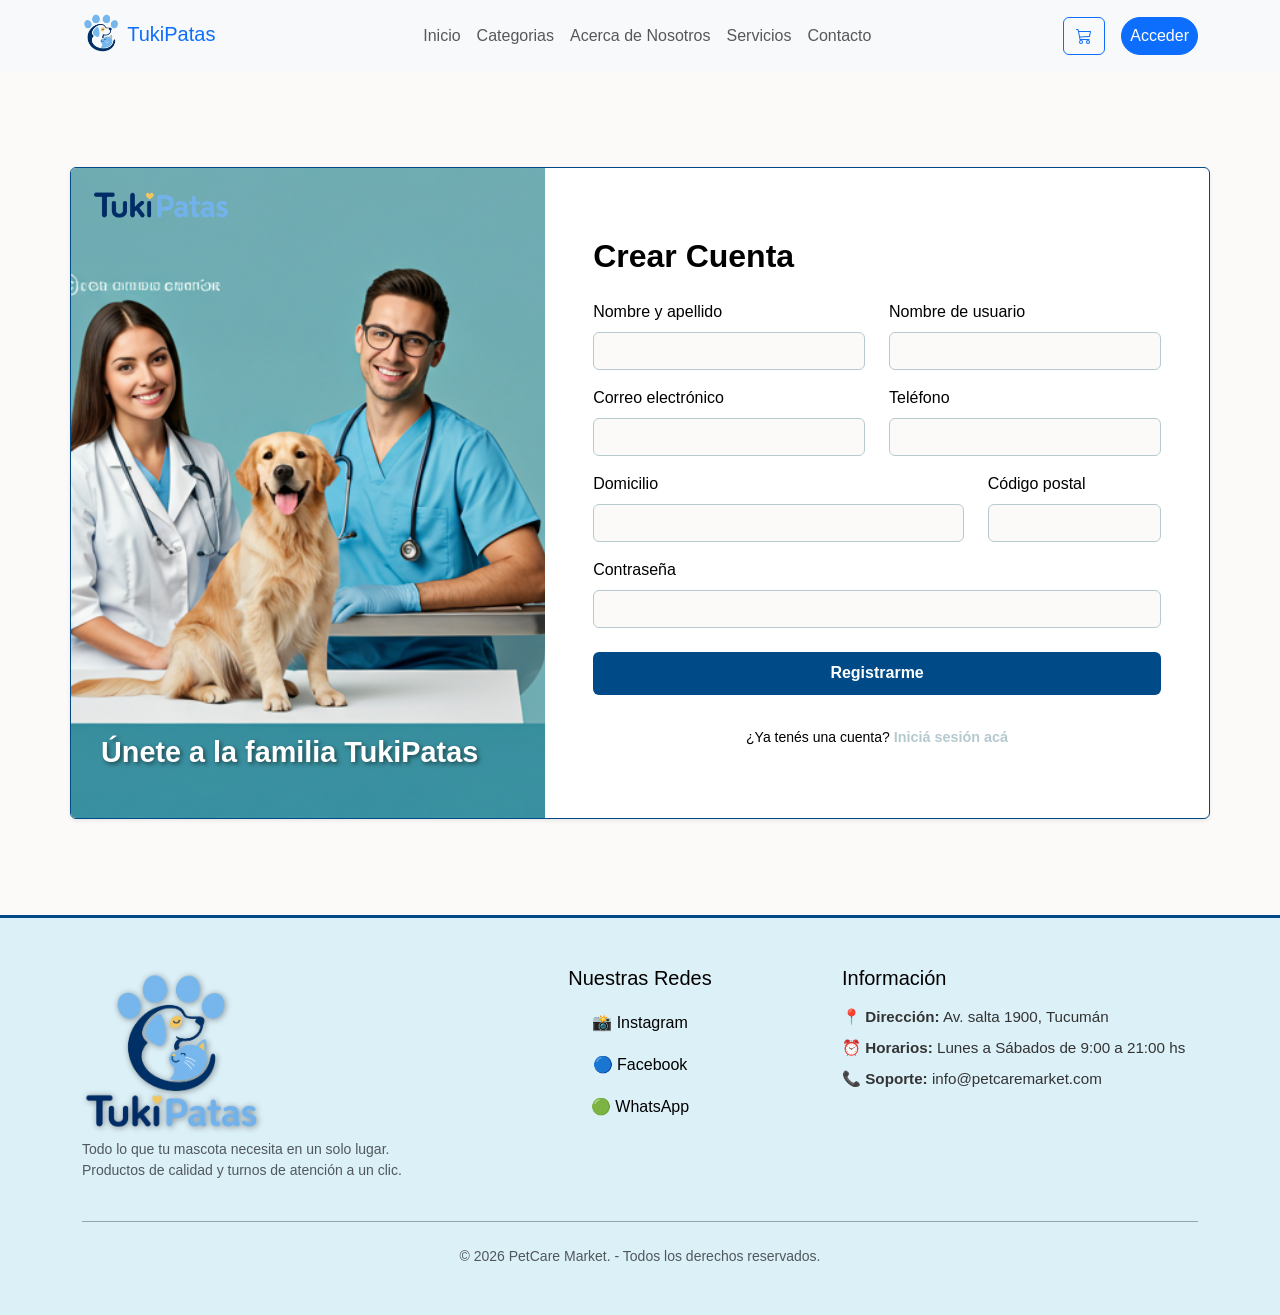
<file: pages/registro.html>
<!doctype html>
<html lang="es">
  <head>
    <meta charset="UTF-8" />
    <meta name="viewport" content="width=device-width, initial-scale=1.0" />
    <title>Registro - PetCare Market</title>
    <link
      rel="stylesheet"
      href="https://cdn.jsdelivr.net/npm/bootstrap@5.3.3/dist/css/bootstrap.min.css"
    />
    <link rel="stylesheet" href="../css/style.css" />
    <link rel="stylesheet" href="../css/login-registro.css" />
  </head>
  <body>
  <header class="sticky-top">
    <nav class="navbar navbar-expand-lg bg-body-tertiary">
      <!--logo de pagina-->
      <div class="container">
        <a class="navbar-brand text-primary" href="../index.html">
          <img src="../img/logos/isotipo.png" class="imgLogo2" alt=""/>
          TukiPatas
        </a>
        <button class="navbar-toggler" type="button" data-bs-toggle="collapse" data-bs-target="#navbarSupportedContent" aria-controls="navbarSupportedContent" aria-expanded="false" aria-label="Toggle navigation">
          <span class="navbar-toggler-icon"></span>
        </button>
        <!--links de paginas-->
        <div class="collapse navbar-collapse" id="navbarSupportedContent">
          <ul class="navbar-nav mx-auto mb-2 mb-lg-0">
            <li class="nav-item">
              <a class="nav-link" aria-current="page" href="../index.html" >Inicio</a>
            </li>
            <li class="nav-item">
              <a class="nav-link " href="./categorias.html">Categorias</a>
            </li>
            <li class="nav-item">
              <a class="nav-link" href="./nosotros.html">Acerca de Nosotros</a>
            </li>
            <li class="nav-item">
              <a class="nav-link" href="./servicios.html">Servicios</a>
            </li>
            <li class="nav-item">
              <a class="nav-link" href="./contactos.html">Contacto</a>
            </li>
          </ul>
        </div>
        <div class="d-flex align-items-center gap-3">
          <!--carrito-->
          <a href="./carrito.html" class="btn btn-outline-primary" role="button">
            <svg xmlns="http://www.w3.org/2000/svg" width="16" height="16" fill="currentColor" class="bi bi-cart3" viewBox="0 0 16 16">
              <path d="M0 1.5A.5.5 0 0 1 .5 1H2a.5.5 0 0 1 .485.379L2.89 3H14.5a.5.5 0 0 1 .49.598l-1 5a.5.5 0 0 1-.465.401l-9.397.472L4.415 11H13a.5.5 0 0 1 0 1H4a.5.5 0 0 1-.491-.408L2.01 3.607 1.61 2H.5a.5.5 0 0 1-.5-.5M3.102 4l.84 4.479 9.144-.459L13.89 4zM5 12a2 2 0 1 0 0 4 2 2 0 0 0 0-4m7 0a2 2 0 1 0 0 4 2 2 0 0 0 0-4m-7 1a1 1 0 1 1 0 2 1 1 0 0 1 0-2m7 0a1 1 0 1 1 0 2 1 1 0 0 1 0-2"/>
            </svg>
          </a>
          <!--login-->
          <a href="#" class="btn btn-primary rounded-pill px-2">Acceder</a>
        </div>
      </div>
    </nav>
  </header>
  <main>
    <section class="container my-5 py-5 login-section">
      <div
        class="row align-items-center bg-white rounded shadow-sm overflow-hidden"
        style="border: 1px solid var(--color-titulo)"
      >
        <div
          class="col-md-5 p-0 d-none d-md-block position-relative"
          style="height: 650px"
        >
          <img
            src="../img/registro-de-usuarios1.png"
            alt="Registro PetCare"
            class="img-fluid w-100 h-100"
            style="object-fit: cover"
          />
          <img
            src="../img/logotipo.png"
            alt="Logo TukiPatas"
            class="logo-overlay-left"
          />
          <h3 class="text-unete-registro">Únete a la familia TukiPatas</h3>
        </div>
        <div class="col-md-7 p-4 p-md-5">
          <h2 class="mb-4 fw-bold">Crear Cuenta</h2>
          <form action="404.html" method="GET">
            <div class="row mb-3">
              <div class="col-md-6">
                <label for="regNombre" class="form-label text-custom"
                  >Nombre y apellido</label
                >
                <input
                  type="text"
                  class="form-control input-custom"
                  id="regNombre"
                  required
                />
              </div>
              <div class="col-md-6 mt-3 mt-md-0">
                <label for="regUsuario" class="form-label text-custom"
                  >Nombre de usuario</label
                >
                <input
                  type="text"
                  class="form-control input-custom"
                  id="regUsuario"
                  required
                />
              </div>
            </div>

            <div class="row mb-3">
              <div class="col-md-6">
                <label for="regEmail" class="form-label text-custom"
                  >Correo electrónico</label
                >
                <input
                  type="email"
                  class="form-control input-custom"
                  id="regEmail"
                  required
                />
              </div>
              <div class="col-md-6 mt-3 mt-md-0">
                <label for="regTelefono" class="form-label text-custom"
                  >Teléfono</label
                >
                <input
                  type="tel"
                  class="form-control input-custom"
                  id="regTelefono"
                  required
                />
              </div>
            </div>

            <div class="row mb-3">
              <div class="col-md-8">
                <label for="regDomicilio" class="form-label text-custom"
                  >Domicilio</label
                >
                <input
                  type="text"
                  class="form-control input-custom"
                  id="regDomicilio"
                  required
                />
              </div>
              <div class="col-md-4 mt-3 mt-md-0">
                <label for="regCP" class="form-label text-custom"
                  >Código postal</label
                >
                <input
                  type="text"
                  class="form-control input-custom"
                  id="regCP"
                  required
                />
              </div>
            </div>

            <div class="mb-4">
              <label for="regPassword" class="form-label text-custom"
                >Contraseña</label
              >
              <input
                type="password"
                class="form-control input-custom"
                id="regPassword"
                required
              />
            </div>

            <button type="submit" class="btn btn-primary-custom w-100 mb-3">
              Registrarme
            </button>

            <div class="text-center mt-3">
              <p class="small text-custom mb-0">
                ¿Ya tenés una cuenta?
                <a
                  href="login.html"
                  class="recover-link fw-bold text-decoration-none"
                  >Iniciá sesión acá</a
                >
              </p>
            </div>
          </form>
        </div>
      </div>
    </section>
  </main>
  </body>
  <footer class="custom-footer py-5 mt-5">
    <div class="container">
      <div class="row text-center text-md-start gy-4">
        <div
          class="col-12 col-md-6 col-lg-4 d-flex flex-column justify-content-center align-items-center align-items-md-start"
        >
          <div class="footer-logo mb-2">
            <img
              src="../img/imagotipo.png"
              alt="Imagen logo TukiPatas"
              class="logo-footer"
            />
          </div>
          <p class="text-muted small text-center text-md-start">
            Todo lo que tu mascota necesita en un solo lugar. Productos de
            calidad y turnos de atención a un clic.
          </p>
        </div>

        <div
          class="col-12 col-md-6 col-lg-4 d-flex flex-column align-items-center"
        >
          <h5 class="font-weight-bold mb-3 text-custom">Nuestras Redes</h5>
          <div class="d-flex flex-column gap-2 text-center">
            <a href="error404.html" class="footer-link text-decoration-none"
              >📸 Instagram</a
            >
            <a href="error404.html" class="footer-link text-decoration-none"
              >🔵 Facebook</a
            >
            <a href="error404.html" class="footer-link text-decoration-none"
              >🟢 WhatsApp</a
            >
          </div>
        </div>

        <div
          class="col-12 col-md-12 col-lg-4 d-flex flex-column align-items-center align-items-lg-start"
        >
          <h5 class="font-weight-bold mb-3 text-custom">Información</h5>
          <ul class="list-unstyled text-center text-lg-start text-muted small">
            <li class="mb-2">
              📍 <strong>Dirección:</strong> Av. salta 1900, Tucumán
            </li>
            <li class="mb-2">
              ⏰ <strong>Horarios:</strong> Lunes a Sábados de 9:00 a 21:00 hs
            </li>
            <li class="mb-2">
              📞 <strong>Soporte:</strong> info@petcaremarket.com
            </li>
          </ul>
        </div>
      </div>
      <hr
        class="my-4"
        style="background-color: var(--color-titulo2); opacity: 0.3"
      />
      <div class="row">
        <div class="col-12 text-center text-muted small">
          <p class="mb-0">
            &copy; 2026 PetCare Market. - Todos los derechos reservados.
          </p>
        </div>
      </div>
    </div>
  </footer>
</html>
</file>
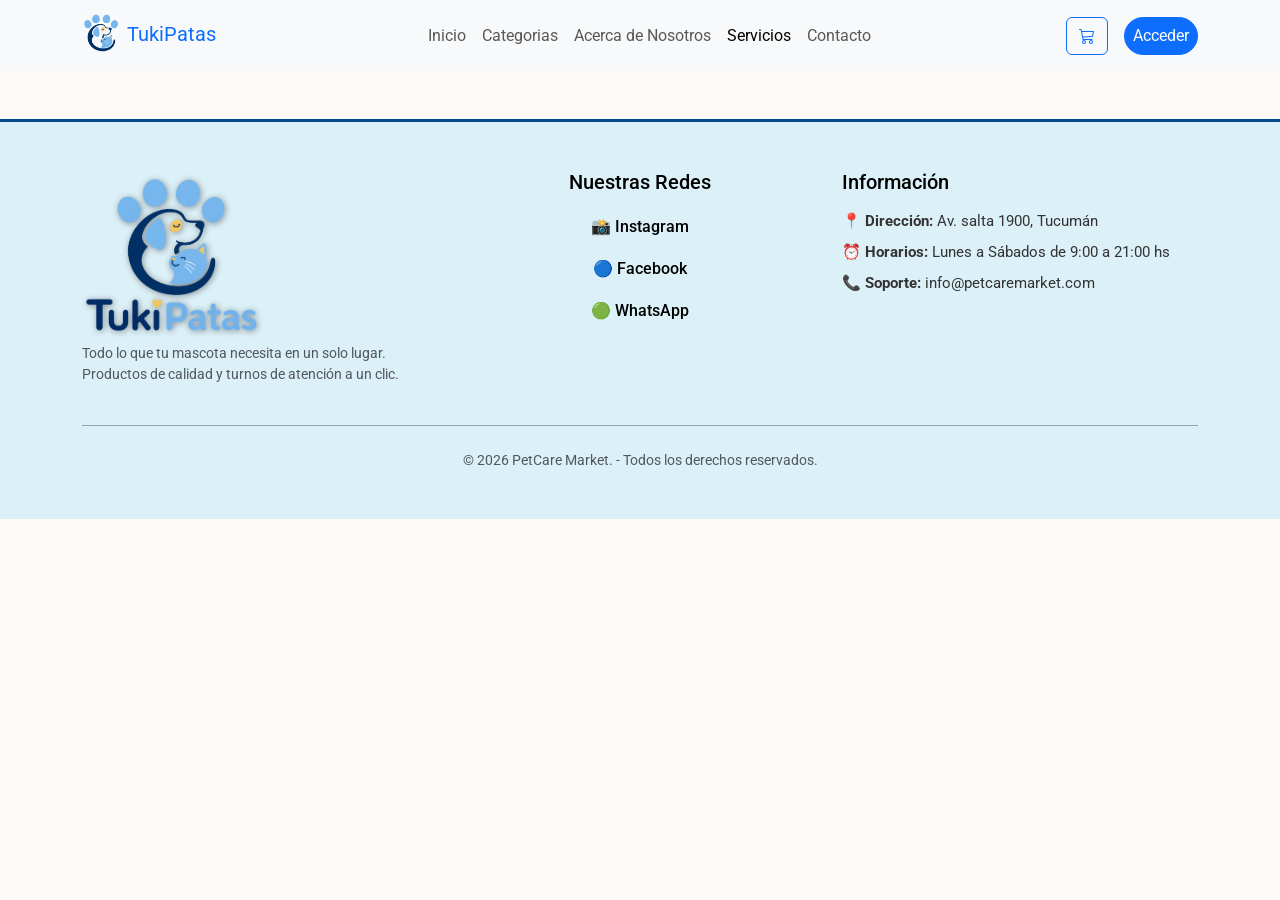
<file: pages/servicios.html>
<!doctype html>
<html lang="es" data-bs-theme="light">
  <head>
    <meta charset="UTF-8" />
    <meta name="viewport" content="width=device-width, initial-scale=1.0" />
    <meta name="description" content="Pagina categorias" />
    <meta name="author" content="" />
    <link
      href="https://cdn.jsdelivr.net/npm/bootstrap@5.3.8/dist/css/bootstrap.min.css"
      rel="stylesheet"
      integrity="sha384-sRIl4kxILFvY47J16cr9ZwB07vP4J8+LH7qKQnuqkuIAvNWLzeN8tE5YBujZqJLB"
      crossorigin="anonymous"
    />
    <link rel="stylesheet" href="../css/style.css" />
    <title>Categorias</title>
  </head>
  <body>
    <header class="sticky-top">
      <nav class="navbar navbar-expand-lg bg-body-tertiary">
        <!--logo de pagina-->
        <div class="container">
          <a class="navbar-brand text-primary" href="../index.html">
            <img src="../img/logos/isotipo.png" class="imgLogo2" alt="" />
            TukiPatas</a
          >
          <button
            class="navbar-toggler"
            type="button"
            data-bs-toggle="collapse"
            data-bs-target="#navbarSupportedContent"
            aria-controls="navbarSupportedContent"
            aria-expanded="false"
            aria-label="Toggle navigation"
          >
            <span class="navbar-toggler-icon"></span>
          </button>
          <!--links de paginas-->
          <div class="collapse navbar-collapse" id="navbarSupportedContent">
            <ul class="navbar-nav mx-auto mb-2 mb-lg-0">
              <li class="nav-item">
                <a class="nav-link" aria-current="page" href="../index.html"
                  >Inicio</a
                >
              </li>
              <li class="nav-item">
                <a class="nav-link " href="./categorias.html"
                  >Categorias</a
                >
              </li>
              <li class="nav-item">
                <a class="nav-link" href="./nosotros.html"
                  >Acerca de Nosotros</a
                >
              </li>
              <li class="nav-item">
                <a class="nav-link active" href="./servicios.html">Servicios</a>
              </li>
              <li class="nav-item">
                <a class="nav-link" href="./contactos.html">Contacto</a>
              </li>
            </ul>
          </div>
          <div class="d-flex align-items-center gap-3">
            <!--carrito-->
            <a href="./carrito.html" class="btn btn-outline-primary" role="button">
              <svg xmlns="http://www.w3.org/2000/svg" width="16" height="16" fill="currentColor" class="bi bi-cart3" viewBox="0 0 16 16">
                <path d="M0 1.5A.5.5 0 0 1 .5 1H2a.5.5 0 0 1 .485.379L2.89 3H14.5a.5.5 0 0 1 .49.598l-1 5a.5.5 0 0 1-.465.401l-9.397.472L4.415 11H13a.5.5 0 0 1 0 1H4a.5.5 0 0 1-.491-.408L2.01 3.607 1.61 2H.5a.5.5 0 0 1-.5-.5M3.102 4l.84 4.479 9.144-.459L13.89 4zM5 12a2 2 0 1 0 0 4 2 2 0 0 0 0-4m7 0a2 2 0 1 0 0 4 2 2 0 0 0 0-4m-7 1a1 1 0 1 1 0 2 1 1 0 0 1 0-2m7 0a1 1 0 1 1 0 2 1 1 0 0 1 0-2"/>
              </svg>
            </a>
            <!--login-->
            <a href="#" class="btn btn-primary rounded-pill px-2">
              Acceder
            </a>
          </div>
        </div>
      </nav>
    </header>
    <main></main>
    <footer class="custom-footer py-5 mt-5">
      <div class="container">
        <div class="row text-center text-md-start gy-4">
          <div
                  class="col-12 col-md-6 col-lg-4 d-flex flex-column justify-content-center align-items-center align-items-md-start"
          >
            <div class="footer-logo mb-2">
              <img src="../img/imagotipo.png" alt="Imagen logo TukiPatas" class="logo-footer">
            </div>
            <p class="text-muted small text-center text-md-start">
              Todo lo que tu mascota necesita en un solo lugar. Productos de
              calidad y turnos de atención a un clic.
            </p>
          </div>

          <div
                  class="col-12 col-md-6 col-lg-4 d-flex flex-column align-items-center"
          >
            <h5 class="font-weight-bold mb-3 text-custom">Nuestras Redes</h5>
            <div class="d-flex flex-column gap-2 text-center">
              <a href="error404.html" class="footer-link text-decoration-none"
              >📸 Instagram</a
              >
              <a href="error404.html" class="footer-link text-decoration-none"
              >🔵 Facebook</a
              >
              <a href="error404.html" class="footer-link text-decoration-none"
              >🟢 WhatsApp</a
              >
            </div>
          </div>

          <div
                  class="col-12 col-md-12 col-lg-4 d-flex flex-column align-items-center align-items-lg-start"
          >
            <h5 class="font-weight-bold mb-3 text-custom">Información</h5>
            <ul
                    class="list-unstyled text-center text-lg-start text-muted small"
            >
              <li class="mb-2">
                📍 <strong>Dirección:</strong> Av. salta 1900, Tucumán
              </li>
              <li class="mb-2">
                ⏰ <strong>Horarios:</strong> Lunes a Sábados de 9:00 a 21:00 hs
              </li>
              <li class="mb-2">
                📞 <strong>Soporte:</strong> info@petcaremarket.com
              </li>
            </ul>
          </div>
        </div>
        <hr
                class="my-4"
                style="background-color: var(--color-titulo2); opacity: 0.3"
        />
        <div class="row">
          <div class="col-12 text-center text-muted small">
            <p class="mb-0">
              &copy; 2026 PetCare Market. - Todos los derechos reservados.
            </p>
          </div>
        </div>
      </div>
    </footer>
    <script
      src="https://cdn.jsdelivr.net/npm/bootstrap@5.3.8/dist/js/bootstrap.bundle.min.js"
      integrity="sha384-FKyoEForCGlyvwx9Hj09JcYn3nv7wiPVlz7YYwJrWVcXK/BmnVDxM+D2scQbITxI"
      crossorigin="anonymous"
    ></script>
  </body>
</html>
</file>
<file: css/product-cart.css>
/* estilos para detalle de producto y carrito */

@import url("https://fonts.googleapis.com/css2?family=Roboto:ital,wght@0,100..900;1,100..900&display=swap");
/* estilos para carrito */

@import url('https://fonts.googleapis.com/css2?family=Roboto:ital,wght@0,100..900;1,100..900&display=swap');

/* colores del sitio */
:root {
  --azul: #88bbe4;
  --azul-claro: #b9e6f5;
  --azul-oscuro: #1a3a5c;
  --fondo: #fcfaf9;
  --dorado: #f5c842;
  --borde: #dee2e6;
  --footer-fondo: #eaf4fb;
}

body {
  font-family: sans-serif;
  background-color: var(--fondo);
  color: #000;
}

/* titulos con roboto */
h1,
h2,
h3,
h4,
h5,
h6 {
  font-family: "Roboto", sans-serif;
}
h1, h2, h3, h4, h5, h6 {
  font-family: 'Roboto', sans-serif;
}
/* navbar */
.navbar-custom {
  background-color: #fff;
  border-bottom: 2px solid var(--azul-claro);
}

.navbar-custom .nav-link {
  color: var(--azul-oscuro) !important;
  font-weight: 500;
}

.navbar-custom .nav-link:hover {
  color: var(--azul) !important;
}

.search-input {
  border-radius: 20px;
  border: 1.5px solid var(--azul);
  width: 200px;
  font-size: 0.875rem;
}

.cart-btn {
  color: var(--azul-oscuro);
  text-decoration: none;
}

.cart-btn:hover {
  color: var(--azul);
}

.cart-badge {
  position: absolute;
  top: -6px;
  right: -8px;
  background: var(--dorado);
  color: var(--azul-oscuro);
  font-size: 0.65rem;
  font-weight: 700;
  width: 18px;
  height: 18px;
  border-radius: 50%;
  display: flex;
  align-items: center;
  justify-content: center;
}

.btn-outline-nav {
  border: 1.5px solid var(--azul);
  color: var(--azul-oscuro);
  border-radius: 20px;
  padding: 5px 18px;
}

.btn-outline-nav:hover {
  background: var(--azul);
  color: #fff;
}

.btn-primary-custom {
  background-color: var(--azul-oscuro);
  color: #fff;
  border-radius: 20px;
  padding: 5px 18px;
  font-weight: 600;
  border: none;
}

.btn-primary-custom:hover {
  background-color: #1b3d6e;
  color: #fff;
}
/* breadcrumb */
.breadcrumb a {
  color: var(--azul);
  text-decoration: none;
}

/* imagen del producto */
.product-img {
  object-fit: cover;
  max-height: 480px;
  box-shadow: 0 4px 16px rgba(136, 187, 228, 0.2);
}

/* titulo del producto */
.product-title {
  font-weight: 700;
  font-size: 1.8rem;
  color: var(--azul-oscuro);
}

/* estrellas */
.stars {
  color: var(--dorado);
}

/* precio */
.price-current {
  font-size: 2rem;
  font-weight: 700;
  color: var(--azul-oscuro);
}

.price-old {
  font-size: 1.1rem;
  color: #999;
  text-decoration: line-through;
}
/* titulo del carrito */
.cart-title {
  font-weight: 700;
  font-size: 2rem;
  color: var(--azul-oscuro);
}

/* cada producto del carrito */
.cart-item {
  display: grid;
  grid-template-columns: 2fr 1fr 1fr 1fr 0.4fr;
  align-items: center;
  gap: 8px;
  padding: 16px;
  background: #fff;
  border: 1.5px solid var(--borde);
  border-radius: 12px;
  margin-bottom: 12px;
}

/* en mobile se acomoda en 2 columnas */
@media (max-width: 767px) {
  .cart-item {
    grid-template-columns: 1fr 1fr;
  }
  .cart-item-info {
    grid-column: 1 / -1;
  }
}

.cart-item-info {
  display: flex;
  align-items: center;
  gap: 12px;
}

.cart-item-img {
  width: 72px;
  height: 72px;
  object-fit: cover;
  border-radius: 8px;
  border: 1px solid var(--borde);
  flex-shrink: 0;
}

.cart-item-name {
  font-weight: 600;
  font-size: 0.95rem;
  margin-bottom: 2px;
  color: var(--azul-oscuro);
}

.cart-price {
  color: #666;
}

.cart-subtotal {
  color: var(--azul);
  font-weight: 700;
}

/* selector de cantidad */
.quantity-selector {
  border: 1.5px solid var(--borde);
  border-radius: 30px;
  display: inline-flex;
  align-items: center;
  overflow: hidden;
}

.qty-btn {
  background: none;
  border: none;
  padding: 6px 14px;
  font-size: 1.1rem;
  font-weight: 600;
  cursor: pointer;
  color: var(--azul-oscuro);
}

.qty-btn:hover {
  background: var(--azul-claro);
}

.quantity-selector span {
  padding: 4px 12px;
  font-weight: 600;
  min-width: 32px;
  text-align: center;
}

/* boton eliminar */
.delete-btn {
  background: none;
  border: none;
  color: #aaa;
  font-size: 1.1rem;
  cursor: pointer;
}

.delete-btn:hover {
  color: #e74c3c;
}

/* link volver */
.back-link {
  color: var(--azul-oscuro);
  text-decoration: none;
  font-weight: 500;
}

.back-link:hover {
  color: var(--azul);
}
/* caja resumen del pedido */
.order-summary {
  background: #fff;
  border: 1.5px solid var(--borde);
  border-radius: 12px;
  padding: 24px;
}

.summary-title {
  font-weight: 700;
  color: var(--azul-oscuro);
  margin-bottom: 20px;
}

.summary-total {
  font-weight: 700;
  font-size: 1.2rem;
  color: var(--azul-oscuro);
}

/* boton comprar */
.btn-comprar {
  background-color: var(--dorado);
  color: var(--azul-oscuro);
  font-weight: 700;
  border: none;
  border-radius: 30px;
  padding: 12px 28px;
  text-decoration: none;
  display: inline-flex;
  align-items: center;
  justify-content: center;
}

.btn-comprar:hover {
  background-color: #e0b030;
  color: var(--azul-oscuro);
}
/* titulo de secciones */
.section-title {
  font-weight: 700;
  font-size: 1.5rem;
  color: var(--azul-oscuro);
}

/* tarjetas de comentarios */
.review-card {
  background: #fff;
  border: 1.5px solid var(--borde);
  border-radius: 12px;
  padding: 20px;
  height: 100%;
}

.review-avatar {
  width: 48px;
  height: 48px;
  border-radius: 50%;
  object-fit: cover;
  border: 2px solid var(--azul-claro);
}
/* footer */
.footer-custom {
  background-color: var(--footer-fondo);
  border-top: 2px solid var(--azul-claro);
  margin-top: 48px;
}

.footer-title {
  font-weight: 700;
  color: var(--azul-oscuro);
  text-transform: uppercase;
  font-size: 0.8rem;
  letter-spacing: 0.08em;
  margin-bottom: 12px;
}

.footer-link {
  color: #666;
  text-decoration: none;
  font-size: 0.875rem;
  display: block;
  margin-bottom: 8px;
}

.footer-link:hover {
  color: var(--azul);
}

.social-icon {
  width: 38px;
  height: 38px;
  border-radius: 50%;
  background: var(--azul);
  color: #fff;
  display: flex;
  align-items: center;
  justify-content: center;
  text-decoration: none;
  font-size: 1rem;
}

.social-icon:hover {
  background: var(--azul-oscuro);
  color: #fff;
}
</file>
<file: css/product-cart2.css>
/* estilos para detalle producto 2 */

@import url('https://fonts.googleapis.com/css2?family=Roboto:ital,wght@0,100..900;1,100..900&display=swap');

/* colores del sitio */
:root {
  --azul: #88bbe4;
  --azul-claro: #b9e6f5;
  --azul-oscuro: #1a3a5c;
  --fondo: #fcfaf9;
  --dorado: #f5c842;
  --borde: #dee2e6;
  --footer-fondo: #eaf4fb;
}

body {
  font-family: sans-serif;
  background-color: var(--fondo);
  color: #000;
}

h1, h2, h3, h4, h5, h6 {
  font-family: 'Roboto', sans-serif;
}

/* navbar */
.navbar-custom {
  background-color: #fff;
  border-bottom: 2px solid var(--azul-claro);
}

.navbar-custom .nav-link {
  color: var(--azul-oscuro) !important;
  font-weight: 500;
}

.navbar-custom .nav-link:hover {
  color: var(--azul) !important;
}

.search-input {
  border-radius: 20px;
  border: 1.5px solid var(--azul);
  width: 200px;
  font-size: 0.875rem;
}

.cart-btn {
  color: var(--azul-oscuro);
  text-decoration: none;
}

.cart-btn:hover {
  color: var(--azul);
}

.cart-badge {
  position: absolute;
  top: -6px;
  right: -8px;
  background: var(--dorado);
  color: var(--azul-oscuro);
  font-size: 0.65rem;
  font-weight: 700;
  width: 18px;
  height: 18px;
  border-radius: 50%;
  display: flex;
  align-items: center;
  justify-content: center;
}

.btn-outline-nav {
  border: 1.5px solid var(--azul);
  color: var(--azul-oscuro);
  border-radius: 20px;
  padding: 5px 18px;
}

.btn-outline-nav:hover {
  background: var(--azul);
  color: #fff;
}

.btn-primary-custom {
  background-color: var(--azul-oscuro);
  color: #fff;
  border-radius: 20px;
  padding: 5px 18px;
  font-weight: 600;
  border: none;
}

.btn-primary-custom:hover {
  background-color: #1b3d6e;
  color: #fff;
}
/* breadcrumb */
.breadcrumb a {
  color: var(--azul);
  text-decoration: none;
}
/* imagen del producto */
.product-img {
  object-fit: cover;
  max-height: 480px;
  box-shadow: 0 4px 16px rgba(136, 187, 228, 0.2);
}

/* titulo del producto */
.product-title {
  font-weight: 700;
  font-size: 1.8rem;
  color: var(--azul-oscuro);
}

/* estrellas */
.stars {
  color: var(--dorado);
}

/* precio */
.price-current {
  font-size: 2rem;
  font-weight: 700;
  color: var(--azul-oscuro);
}

.price-old {
  font-size: 1.1rem;
  color: #999;
  text-decoration: line-through;
}
/* selector de cantidad */
.quantity-selector {
  border: 1.5px solid var(--borde);
  border-radius: 30px;
  display: inline-flex;
  align-items: center;
  overflow: hidden;
}

.qty-btn {
  background: none;
  border: none;
  padding: 6px 14px;
  font-size: 1.1rem;
  font-weight: 600;
  cursor: pointer;
  color: var(--azul-oscuro);
}

.qty-btn:hover {
  background: var(--azul-claro);
}

.quantity-selector span {
  padding: 4px 12px;
  font-weight: 600;
  min-width: 32px;
  text-align: center;
}

/* boton comprar */
.btn-comprar {
  background-color: var(--dorado);
  color: var(--azul-oscuro);
  font-weight: 700;
  border: none;
  border-radius: 30px;
  padding: 12px 28px;
  text-decoration: none;
  display: inline-flex;
  align-items: center;
  justify-content: center;
}

.btn-comprar:hover {
  background-color: #e0b030;
  color: var(--azul-oscuro);
}
/* titulo de secciones */
.section-title {
  font-weight: 700;
  font-size: 1.5rem;
  color: var(--azul-oscuro);
}

/* tarjetas de comentarios */
.review-card {
  background: #fff;
  border: 1.5px solid var(--borde);
  border-radius: 12px;
  padding: 20px;
  height: 100%;
}

.review-avatar {
  width: 48px;
  height: 48px;
  border-radius: 50%;
  object-fit: cover;
  border: 2px solid var(--azul-claro);
}
/* footer */
.footer-custom {
  background-color: var(--footer-fondo);
  border-top: 2px solid var(--azul-claro);
  margin-top: 48px;
}

.footer-title {
  font-weight: 700;
  color: var(--azul-oscuro);
  text-transform: uppercase;
  font-size: 0.8rem;
  letter-spacing: 0.08em;
  margin-bottom: 12px;
}

.footer-link {
  color: #666;
  text-decoration: none;
  font-size: 0.875rem;
  display: block;
  margin-bottom: 8px;
}

.footer-link:hover {
  color: var(--azul);
}

.social-icon {
  width: 38px;
  height: 38px;
  border-radius: 50%;
  background: var(--azul);
  color: #fff;
  display: flex;
  align-items: center;
  justify-content: center;
  text-decoration: none;
  font-size: 1rem;
}

.social-icon:hover {
  background: var(--azul-oscuro);
  color: #fff;
}
</file>
<file: css/login-registro.css>
/* Estilos especificos para el formulario login/registro */
body {
  background-color: var(--color-bg);
  color: var(--Textos);
  font-family: sans-serif;
}

/* Botón Principal */
.btn-primary-custom {
  background-color: var(--color-titulo) !important;
  color: #ffffff !important;
  border: none !important;
  font-weight: 600;
  padding: 0.6rem;
  transition: all 0.3s ease;
}

.btn-primary-custom:hover {
  background-color: #6da4d2 !important;
  color: #ffffff !important;
}
.text-unete-registro {
  position: absolute;
  bottom: 40px;
  left: 30px;
  color: #ffffff;
  font-size: 1.8rem;
  font-weight: bold;
  z-index: 9;
  text-shadow: 2px 2px 4px rgba(0, 0, 0, 0.5);
  padding-right: 20px;
}

/* Botones Secundarios (Google / Facebook) */
.btn-outline-custom {
  border: 2px solid var(--color-titulo2) !important;
  color: var(--color-titulo) !important;
  background-color: transparent !important;
  font-weight: 500;
  transition: all 0.3s ease;
}

.btn-outline-custom:hover {
  background-color: var(--color-titulo2) !important;
  color: #ffffff !important;
}

/* Enlace de recuperación de contraseña */
.recover-link {
  color: var(--color-titulo2);
  font-size: 0.9rem;
  font-weight: 500;
  transition: color 0.3s ease;
}

.recover-link:hover {
  color: #6da4d2;
  text-decoration: underline !important;
}

/* Inputs de los formularios */
.input-custom {
  border: 1px solid var(--color-titulo2) !important;
  background-color: var(--color-bg) !important;
  color: var(--Textos) !important;
}

/* Efecto en el input */
.input-custom:focus {
  border-color: var(--color-titulo) !important;
  box-shadow: 0 0 0 0.2rem rgba(0, 75, 135, 0.25) !important;
  background-color: #ffffff !important;
}

/* Color para los textos sueltos */
.text-custom {
  color: var(--Textos) !important;
}

.contenedor-imagen {
  position: relative;
  display: inline-block;
}
.img-fondo {
  display: block;
  width: 100%;
}
.logo-overlay {
  position: absolute;
  top: 20px;
  left: 420px;
  width: 140px;
  z-index: 10;
}
.logo-overlay-left {
  position: absolute;
  top: 20px;
  left: 20px;
  width: 140px;
  z-index: 10;
}

.text-bienvenida-foto {
  position: absolute;
  bottom: 30px;
  left: 0;
  right: 0;
  text-align: center;
  color: #ffffff;
  font-size: 2rem;
  font-weight: bold;
  z-index: 9;
  text-shadow: 2px 2px 4px rgba(0, 0, 0, 0.6);
  padding: 0 20px;
}
</file>
<file: css/style.css>
@import url("https://fonts.googleapis.com/css2?family=Roboto:ital,wght@0,100..900;1,100..900&display=swap");
@import url("https://cdn.jsdelivr.net/npm/bootstrap-icons@1.13.1/font/bootstrap-icons.min.css");

:root {
  --color-secundario: #88bbe4;
  --color-principal: #b9e6f5;
  --color-fondo: #fcfaf9;
  --Textos: #000000;
}

.imgLogo{
    width: 130px;
    height: auto;
    padding-bottom: 5px;
}

.imgLogo2{
    width: 40px;
    height: auto;
    padding-bottom: 5px;
}

.buscador{
    width: 25%;
    min-width: 250px;
}

.buscardor input{
    border-radius: 60px;
    padding: 12px 20px;
}
.imgG{
   width: 100%;
    height: 70vh;
    object-fit: cover;} 


:root {
  --color-nav: #88bbe4;
  --color-titulo2: #b5c9cf;
  --color-titulo: #004b87;
  --color-bg: #fcfaf9;
  --Textos: #000000;
  --color-extra: #103ec7;
}

/* estilos generales */
body {
  background-color: var(--color-bg);
  font-family: Roboto, sans-serif;
}

.carousel-caption {
  position: absolute;
  bottom: auto; /* Posiciona en la parte inferior */
  left: 0;
  right: auto;
  top: 50%;
  width: 50%;
  padding: 40px 20px;
  text-align: left; /* Alineacion a la izquierda */
}

.carousel-veterinaria {
  height: 700px;
}

.carousel-veterinaria img {
  height: 700px;
  object-fit: cover;

}

.btn-Carousel {
  background-color: var(--color-titulo2);
  color: var(--color-titulo);
  cursor: pointer;
  text-decoration: none;
  display: inline-block;
  padding: 10px 20px;
  border-radius: 8px;
  position: relative;
  z-index: 10;
}

.titulo-seccion {
  font-family: Roboto, sans-serif;
  color: var(--color-titulo);
}

.prices {
  color: var(--color-titulo);
}

.card-img {
  height: 250px;
  object-fit: cover;
}

.publi-fondo {
  background-color: var(--color-titulo2);
}

.btn-publi {
  background-color: var(--color-titulo2);
  border: 1px solid var(--color-titulo);
}

.contenedor-servicios {
  background-color: #e8f4f8;
}

.linea-decorativa {
  height: 3px;
  background: linear-gradient(
    to right,
    transparent,
    var(--color-titulo2) 20%,
    var(--color-titulo2) 80%,
    transparent
  );
  margin-top: 1rem;
  margin-bottom: 2rem;
  border: none;
}

.nuestra-pasion {
  background-color: #c8e6f5;
  color: #4a8ba8;
  padding: 15px 30px;
  font-size: 18px;
  display: inline-block;
  font-weight: 500;
}

.img-nosotros {
  width: 100%;
  max-width: 500px;
  height: auto;
  object-fit: contain;
  border-radius: 15px;
}

/* ESTILOS GENERALES DEL FOOTER */
.custom-footer {
  background-color: #dcf0f7;
  border-top: 3px solid var(--color-titulo);
  color: var(--Textos);
}

/* Logo del footer */
.logo-footer {
  max-width: 180px;
  height: auto;
  display: block;
  filter: drop-shadow(1px 1px 3px rgba(0, 0, 0, 0.4));
}

/* Estilos para los enlaces de redes sociales */
.footer-link {
  color: var(--Textos);
  font-weight: 500;
  padding: 5px 10px;
  border-radius: 5px;
  transition: all 0.3s ease;
}

/* Efecto al pasar el mouse por las redes */
.footer-link:hover {
  background-color: var(--color-bg);
  color: var(--color-titulo) !important;
  transform: translateX(3px);
}

/* Ajustes para la lista de informacion */
.custom-footer ul li {
  font-size: 0.95rem;
  color: #333333;
}


/* Paginas de categoria realizadas por Rosario */
.pagina-categoria {
  color: #003060;
}

.pagina-categoria h1,
.pagina-categoria h2,
.pagina-categoria h3 {
  font-family: "Roboto", Arial, sans-serif;
}

/* Banner de la categoria alimentos */
.categoria-hero {
  position: relative;
  background-color: #003060;
  overflow: hidden;
}

.categoria-hero-video {
  width: 100%;
  height: auto;
  display: block;
}

.categoria-hero-capa {
  position: absolute;
  top: 0;
  left: 0;
  width: 100%;
  height: 100%;
  background-color: rgba(0, 0, 0, 0.28);
}

.categoria-hero-contenido {
  position: absolute;
  top: 16%;
  left: 0;
  right: 0;
  color: #ffffff;
}

.categoria-hero h1 {
  max-width: 680px;
  color: #ffffff;
  font-size: 4rem;
  font-weight: 700;
  margin-bottom: 1.5rem;
}

.categoria-hero p {
  max-width: 720px;
  font-size: 1.2rem;
  margin-bottom: 1.5rem;
}

.categoria-miga a,
.categoria-miga span,
.categoria-miga strong {
  color: #b9e6f5;
  text-decoration: none;
  font-size: 1.05rem;
}

.categoria-etiquetas span {
  display: inline-block;
  margin-right: 1rem;
  margin-bottom: 0.5rem;
  padding: 0.4rem 1rem;
  border-radius: 30px;
  font-size: 1rem;
  font-weight: 700;
}

.chip-natural {
  background-color: #f7c96d;
  color: #003060;
}

.chip-envio {
  background-color: #b9e6f5;
  color: #003060;
}

/* Filtros de la categoria alimentos */
.borde-categoria {
  border-color: #c1c7cf;
}

.filtro-mascota {
  background-color: #e5f3f8;
}

.pagina-categoria .list-unstyled li {
  color: #41474e;
  transition: color 300ms linear;
}

.pagina-categoria .list-unstyled li:hover {
  color: #2c6388;
  cursor: pointer;
}

.filtro-activo {
  color: #2c6388;
}

/* Botones de filtros */
.boton-mascota {
  border: 1px solid #88bbe4;
  border-radius: 30px;
  background-color: #ffffff;
  color: #003060;
  padding: 0.4rem 1.2rem;
  margin-right: 0.5rem;
  margin-bottom: 0.5rem;
  font-weight: 600;
  transition: background-color 300ms linear;
}

.boton-mascota:hover,
.boton-mascota-activo {
  background-color: #b9e6f5;
  color: #003060;
  cursor: pointer;
}

/* Tarjetas de productos */
.pagina-categoria .card {
  border-color: #c1c7cf;
  border-radius: 1rem;
}

.producto-imagen {
  position: relative;
  overflow: hidden;
}

.producto-imagen img {
  width: 100%;
  height: auto;
  display: block;
  transition: transform 300ms linear;
}

.producto-imagen img:hover {
  transform: scale(1.05);
}

.pagina-categoria .card-img-top {
  width: 100%;
  height: auto;
}

.producto-etiqueta {
  position: absolute;
  top: 12px;
  left: 12px;
  padding: 0.25rem 0.75rem;
  border-radius: 20px;
  font-size: 0.75rem;
  font-weight: 700;
  text-transform: uppercase;
}

.etiqueta-top {
  background-color: #f7c96d;
  color: #003060;
}

.etiqueta-natural {
  background-color: #b9e6f5;
  color: #003060;
}

.etiqueta-nuevo {
  background-color: #2c6388;
  color: #ffffff;
}

/* Botones de las tarjetas */
.pagina-categoria .card .btn-primary {
  border-radius: 12px;
  background-color: #88bbe4;
  border-color: #88bbe4;
  color: #003060;
  font-weight: 700;
  transition: background-color 300ms linear;
}

.pagina-categoria .card .btn-primary:hover {
  background-color: #2c6388;
  border-color: #2c6388;
  color: #ffffff;
}

/* Selector de orden */
.pagina-categoria select {
  border: 1px solid #c1c7cf;
  border-radius: 8px;
  padding: 0.3rem 0.5rem;
  color: #003060;
}

.pagina-categoria select:focus {
  border-color: #88bbe4;
}

/* Paginacion */
.pagina-categoria .page-link {
  color: #003060;
  border-radius: 10px;
  margin: 0 0.2rem;
  transition: background-color 300ms linear;
}

.pagina-categoria .page-link:hover {
  background-color: #b9e6f5;
  color: #003060;
}

.pagina-categoria .page-item.active .page-link {
  background-color: #2c6388;
  border-color: #2c6388;
  color: #ffffff;
}

/* Banner de la categoria higiene */
.higiene-hero {
  position: relative;
  background-color: #003060;
  overflow: hidden;
}

.higiene-hero-img {
  width: 100%;
  height: auto;
  display: block;
}

.higiene-banner-animado {
  animation-name: apareceBanner;
  animation-duration: 1s;
  animation-timing-function: linear;
}

.higiene-hero-capa {
  position: absolute;
  top: 0;
  left: 0;
  width: 100%;
  height: 100%;
  background-color: rgba(0, 48, 96, 0.25);
}

.higiene-hero-contenido {
  position: absolute;
  top: 28%;
  left: 1rem;
  right: 0;
  color: #ffffff;
  animation-name: apareceBanner;
  animation-duration: 1s;
  animation-timing-function: linear;
}

.higiene-hero h1 {
  color: #ffffff;
  font-size: 4rem;
  font-weight: 700;
}

.higiene-hero p {
  max-width: 650px;
  font-size: 1.1rem;
}

/* Presentacion de la categoria higiene */
.higiene-presentacion h2 {
  font-size: 2.4rem;
  font-weight: 700;
}

/* Animacion de entrada del texto */
@keyframes apareceBanner {
  from {
    opacity: 0;
    transform: translateX(-40px);
  }

  to {
    opacity: 1;
    transform: translateX(0);
  }
}

/* Animacion suave de la imagen del banner */
@keyframes zoomSuave {
  from {
    transform: scale(1);
  }

  to {
    transform: scale(1.05);
  }
}
/* medias queries para el banner principal*/

@media (max-width: 768px) {
  .carousel-veterinaria {
    height: 400px;
  }

  .carousel-veterinaria img {
    height: 400px;
  }

  .carousel-caption {
    top: 30%;
    left: 0;
    right: 0;
    width: 100%;
    padding: 20px 15px;
  }

  .carousel-caption h5 {
    font-size: 1.5rem !important;
  }

  .carousel-caption p {
    font-size: 0.9rem;
  }

  .btn-Carousel {
    font-size: 0.85rem;
    padding: 8px 16px;
  }
}

@media (max-width: 480px) {
  .carousel-veterinaria {
    height: 300px;
  }

  .carousel-veterinaria img {
    height: 300px;
  }

  .carousel-caption {
    top: 25%;
    left: 0;
    right: 0;
    width: 100%;
    padding: 15px 10px;
  }

  .carousel-caption h5 {
    font-size: 1.2rem !important;
  }

  .carousel-caption p {
    font-size: 0.8rem;
  }

  .btn-Carousel {
    font-size: 0.75rem;
    padding: 6px 12px;
  }
}
/* Responsive */
@media (max-width: 768px) {
  .categoria-hero,
  .higiene-hero {
    height: auto;
    background-color: #003060;
  }

  .categoria-hero-video,
  .higiene-hero-img {
    position: static;
    width: 100%;
    height: auto;
    display: block;
    transform: none;
  }

  .higiene-banner-animado {
    animation-name: none;
  }

  .categoria-hero-capa,
  .higiene-hero-capa {
    display: none;
  }

  .categoria-hero-contenido,
  .higiene-hero-contenido {
    position: static;
    padding: 1.5rem;
    background-color: #003060;
  }

  .categoria-hero h1,
  .higiene-hero h1 {
    font-size: 2rem;
    max-width: 100%;
  }

  .categoria-hero p,
  .higiene-hero p {
    font-size: 0.95rem;
    max-width: 100%;
  }

  .categoria-etiquetas span {
    margin-bottom: 0.5rem;
  }
}
</file>
